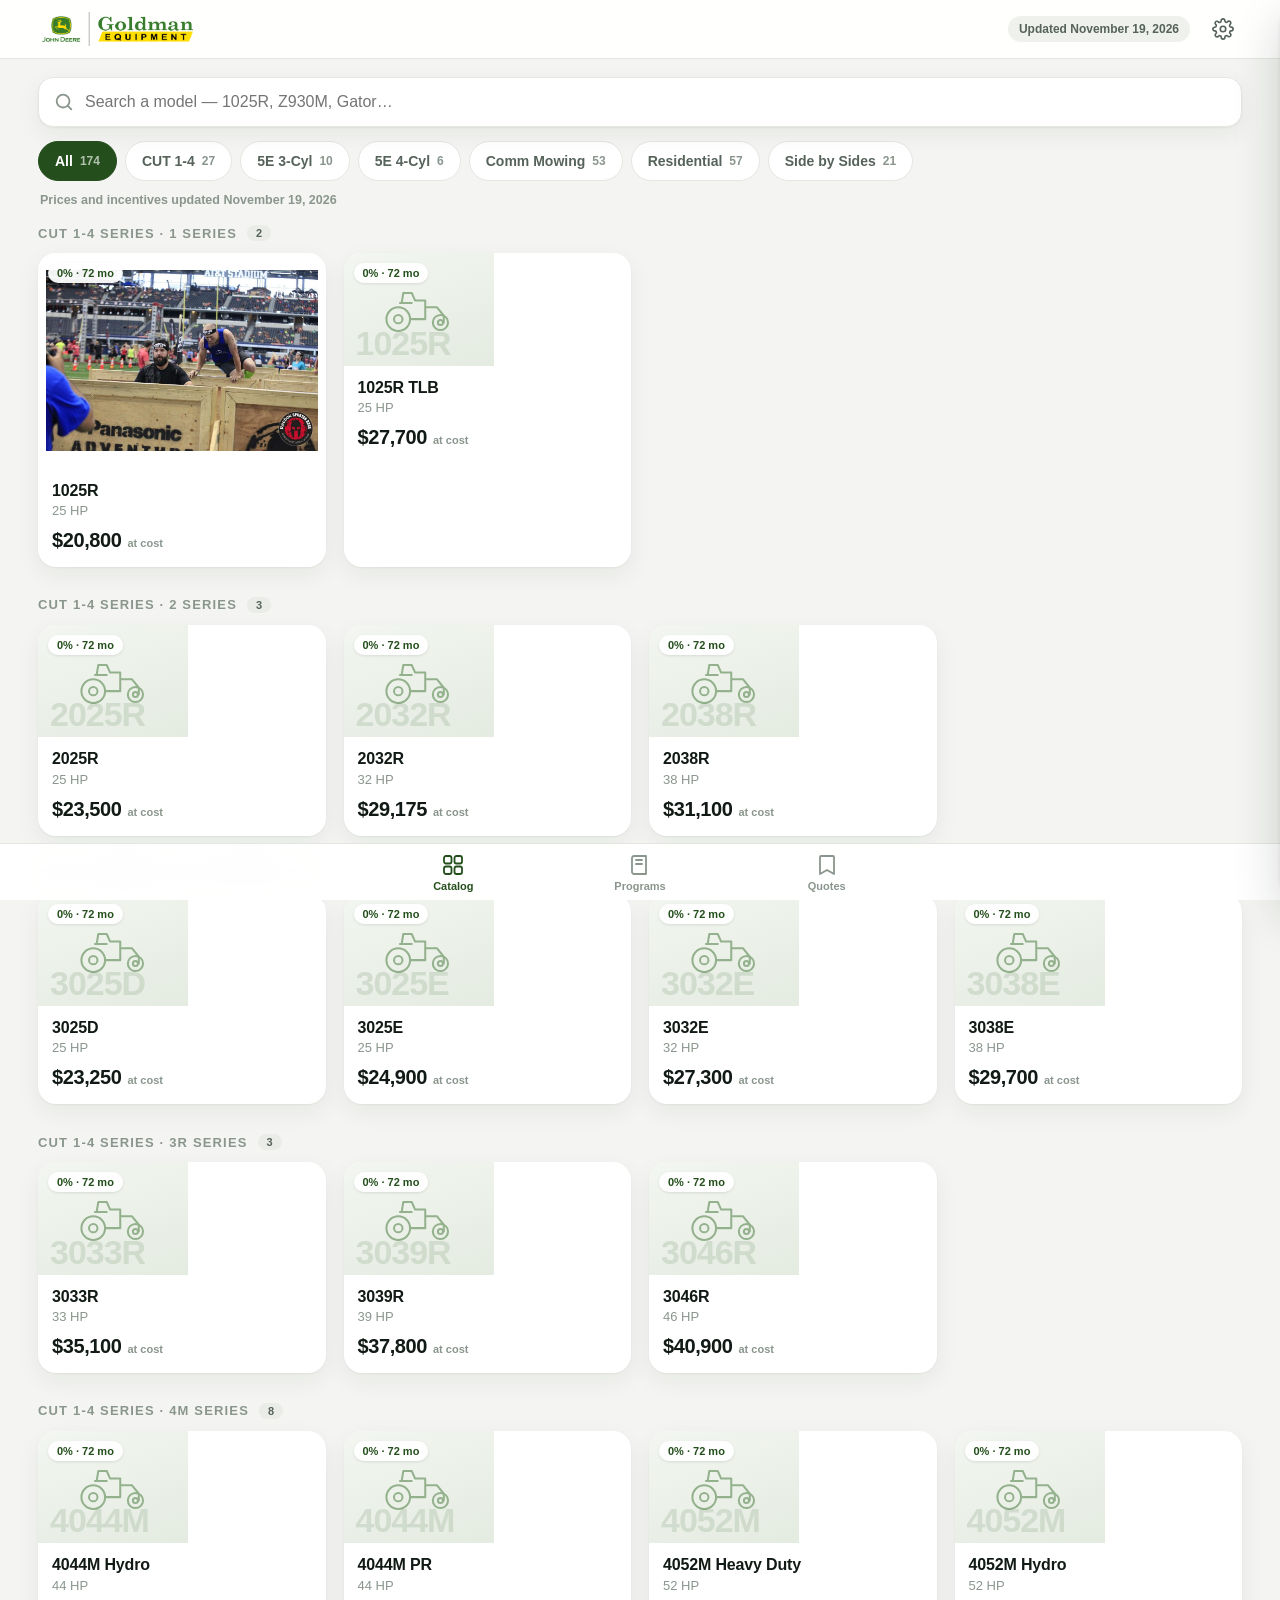
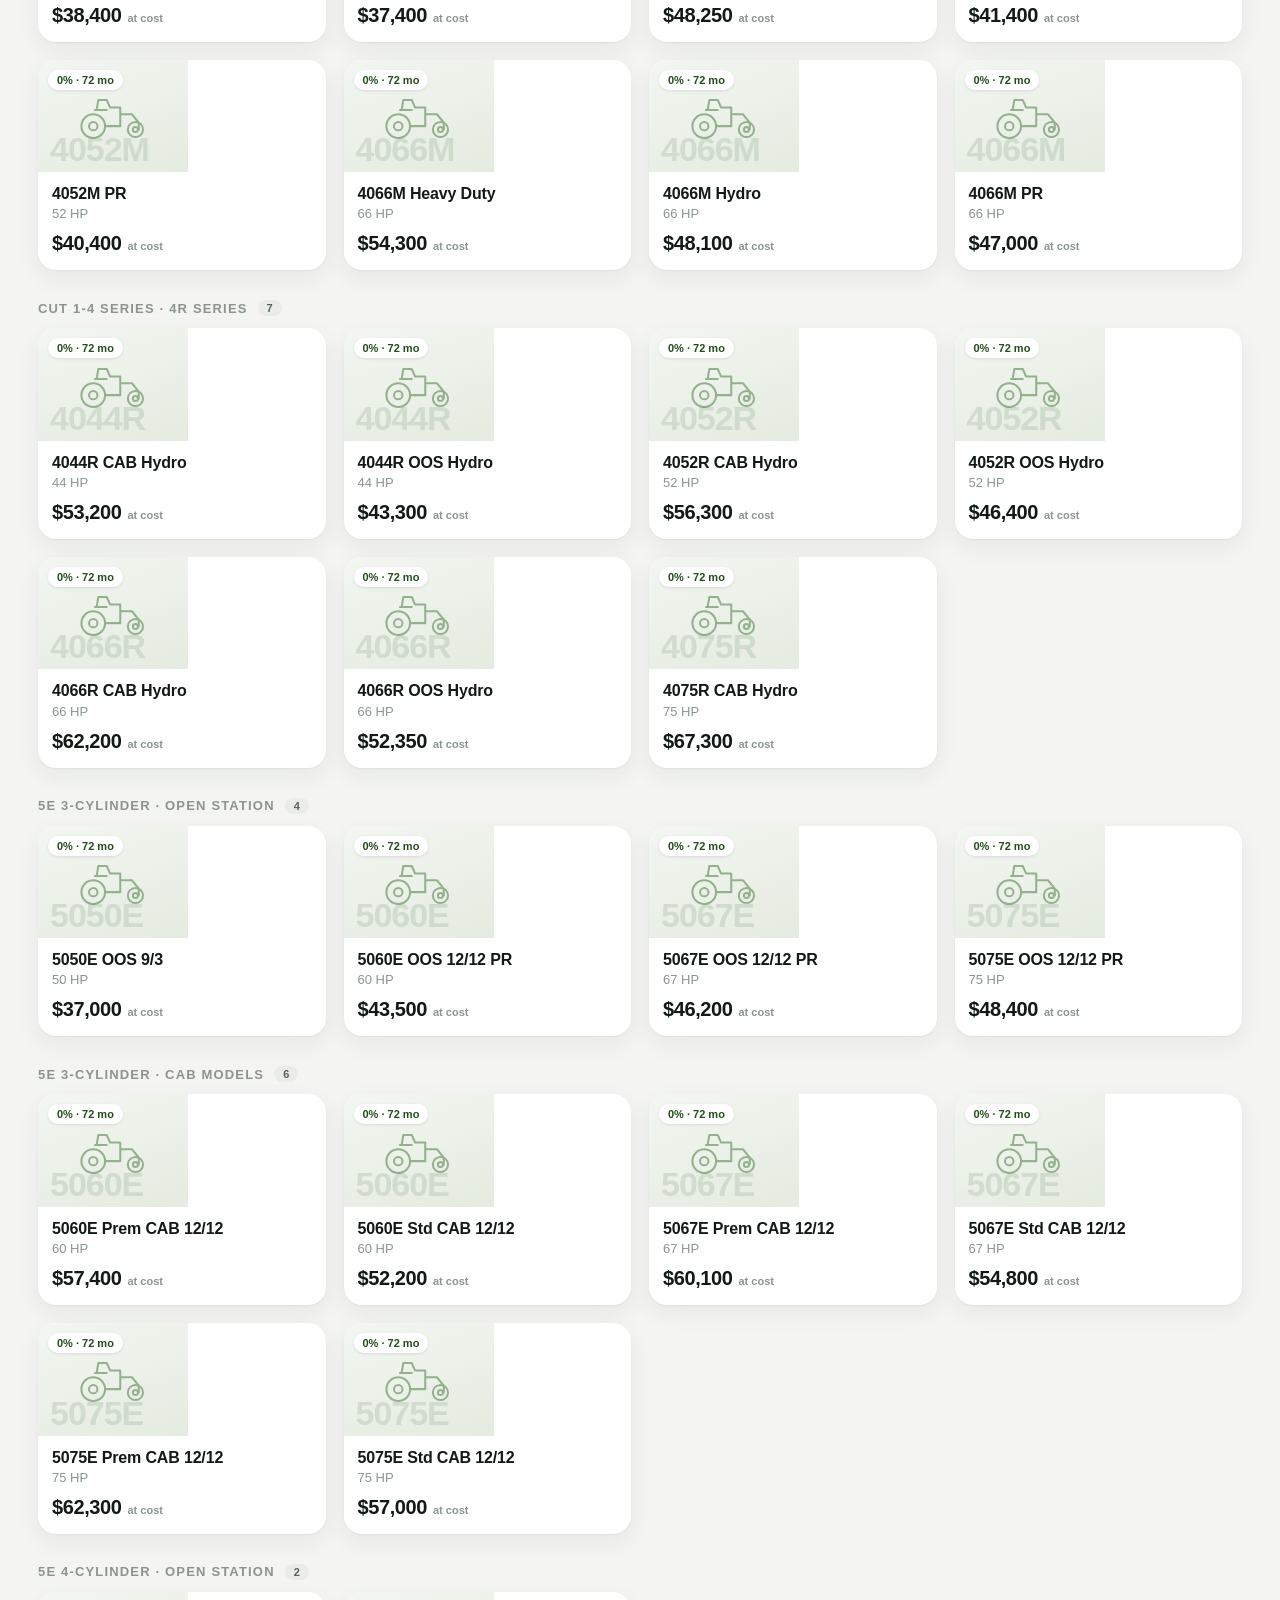
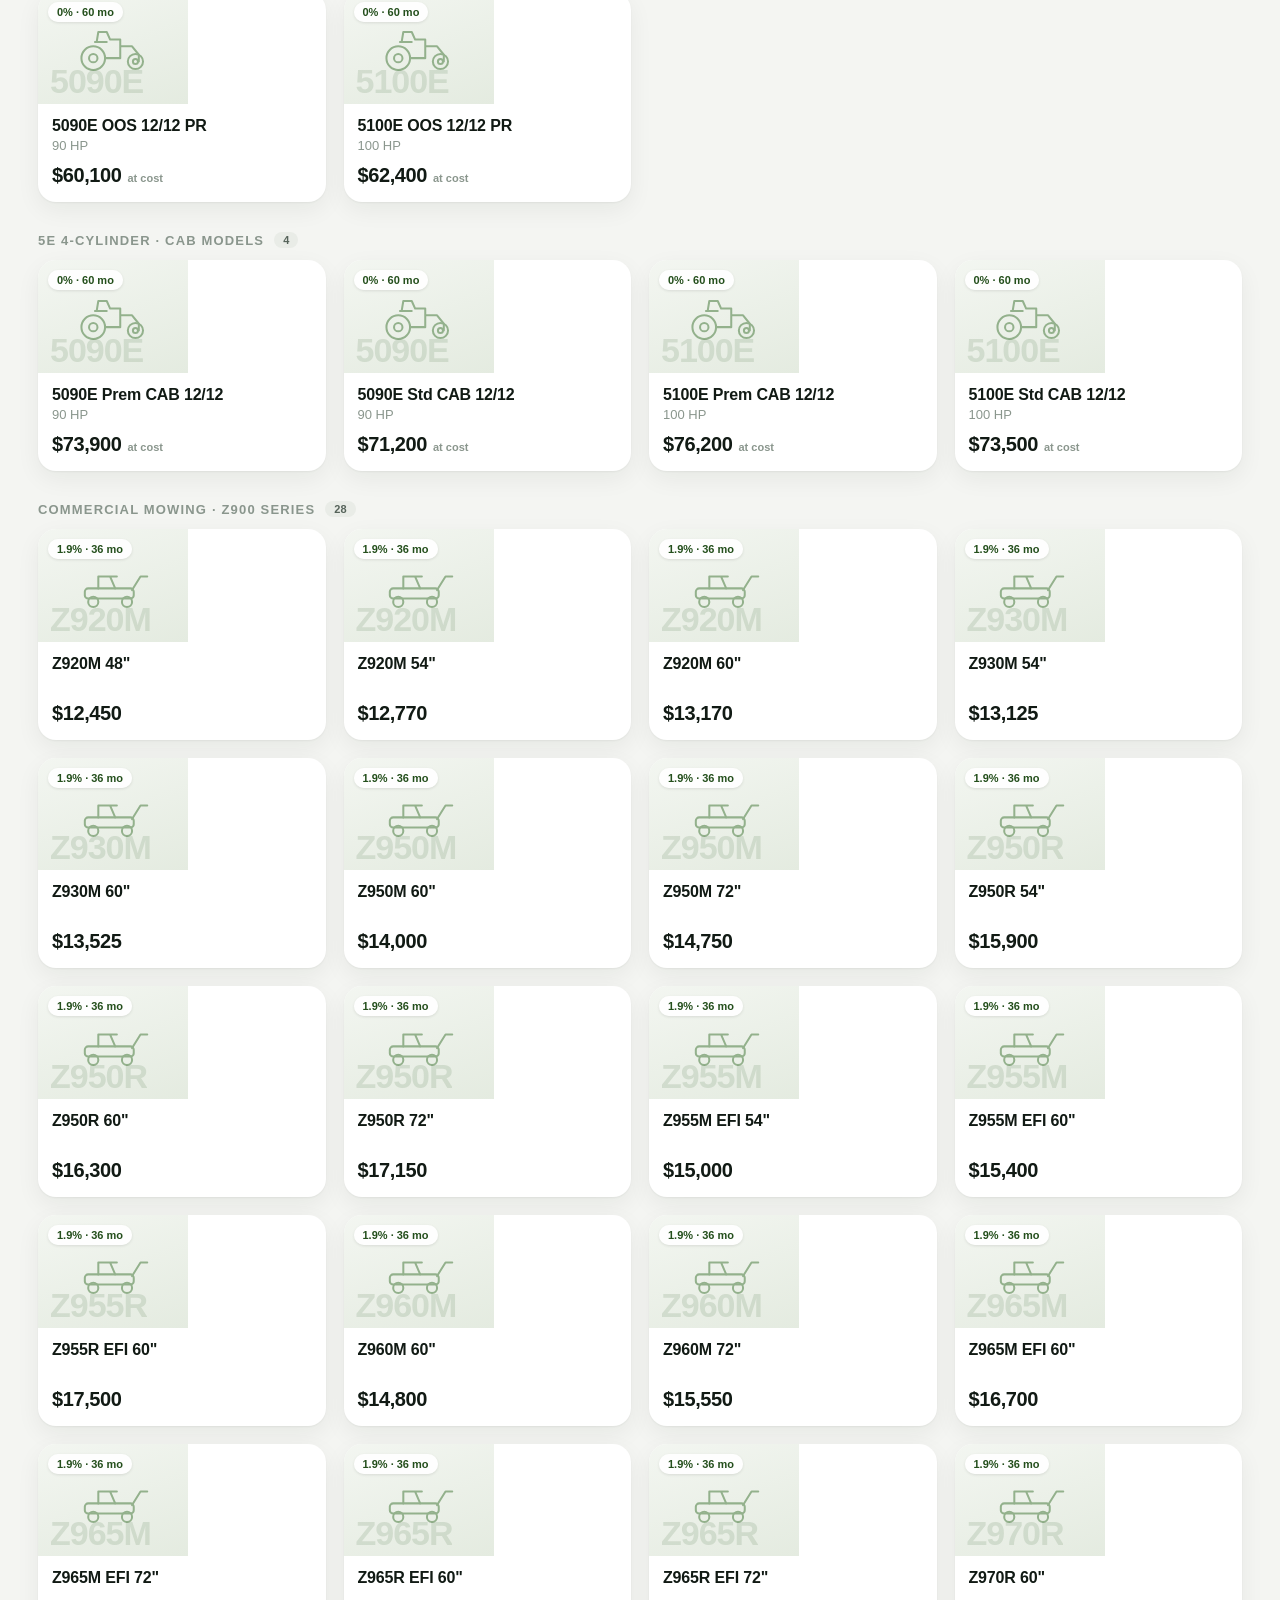
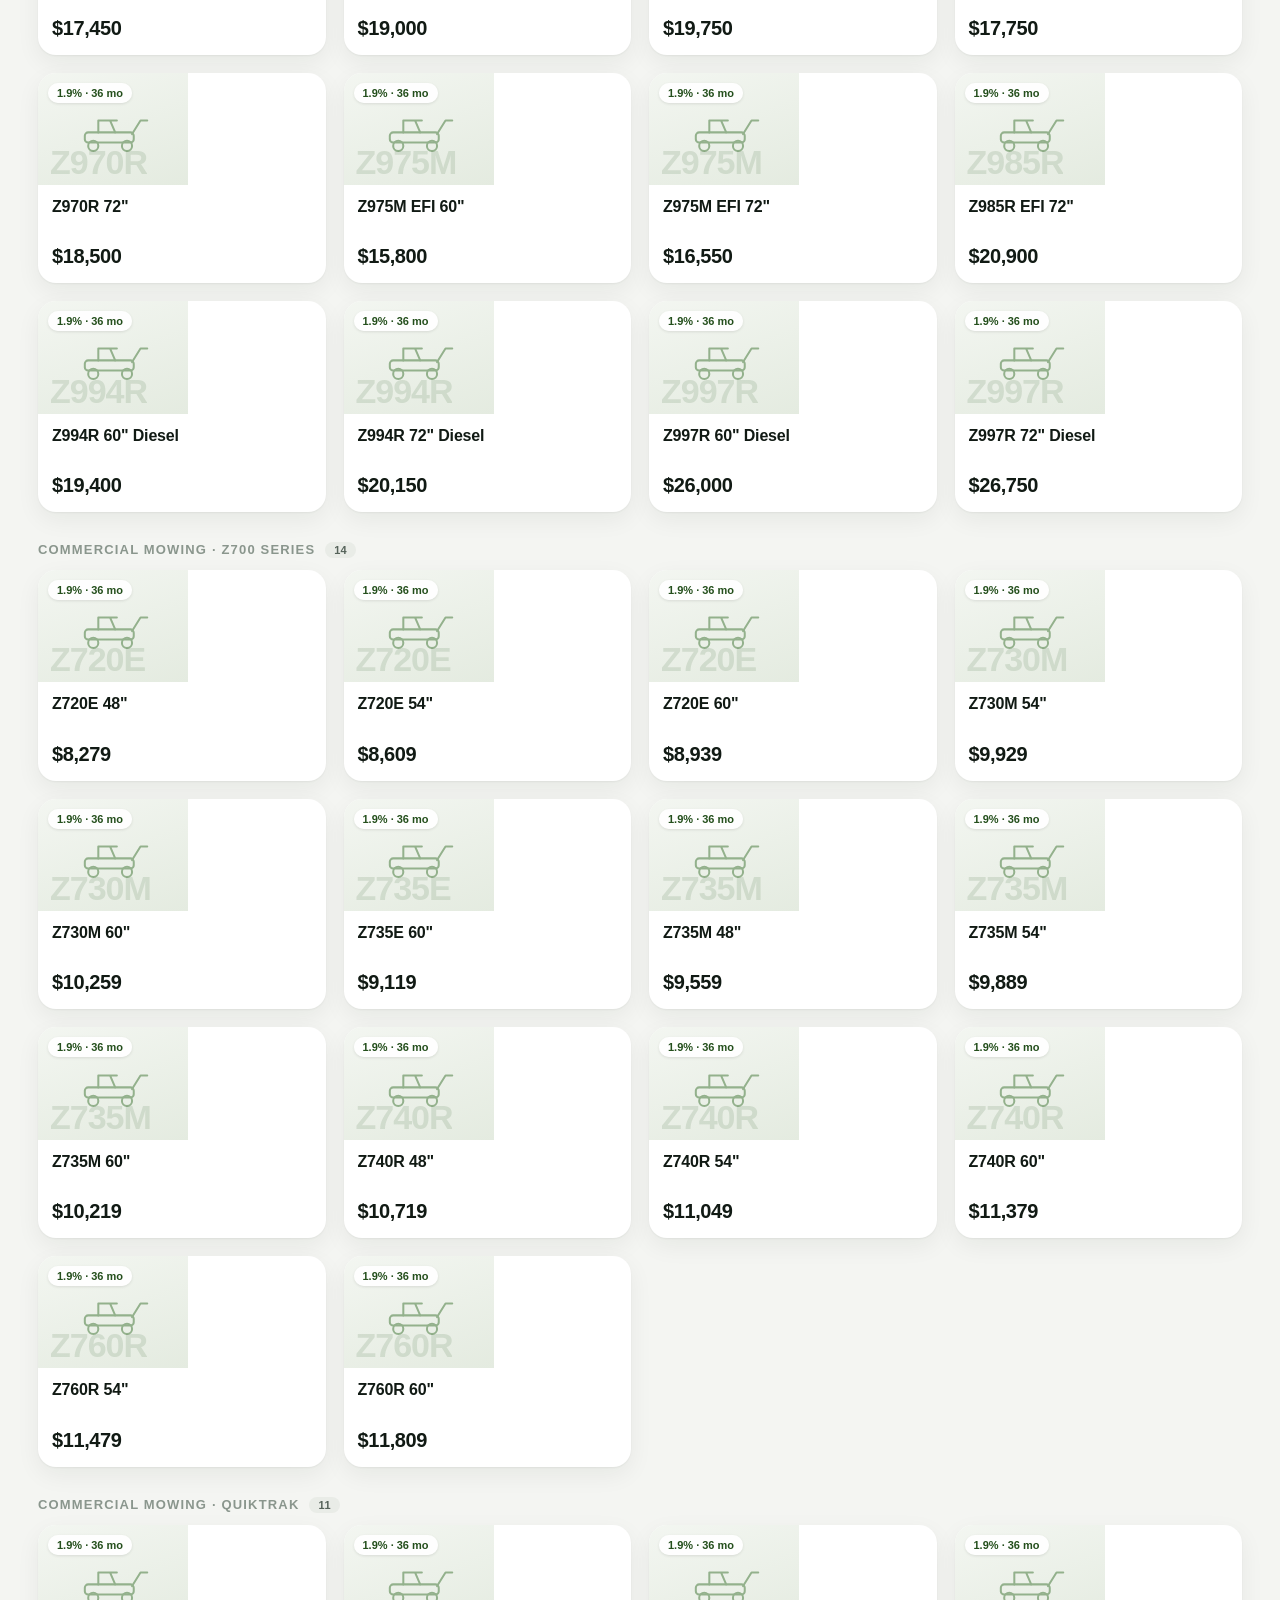
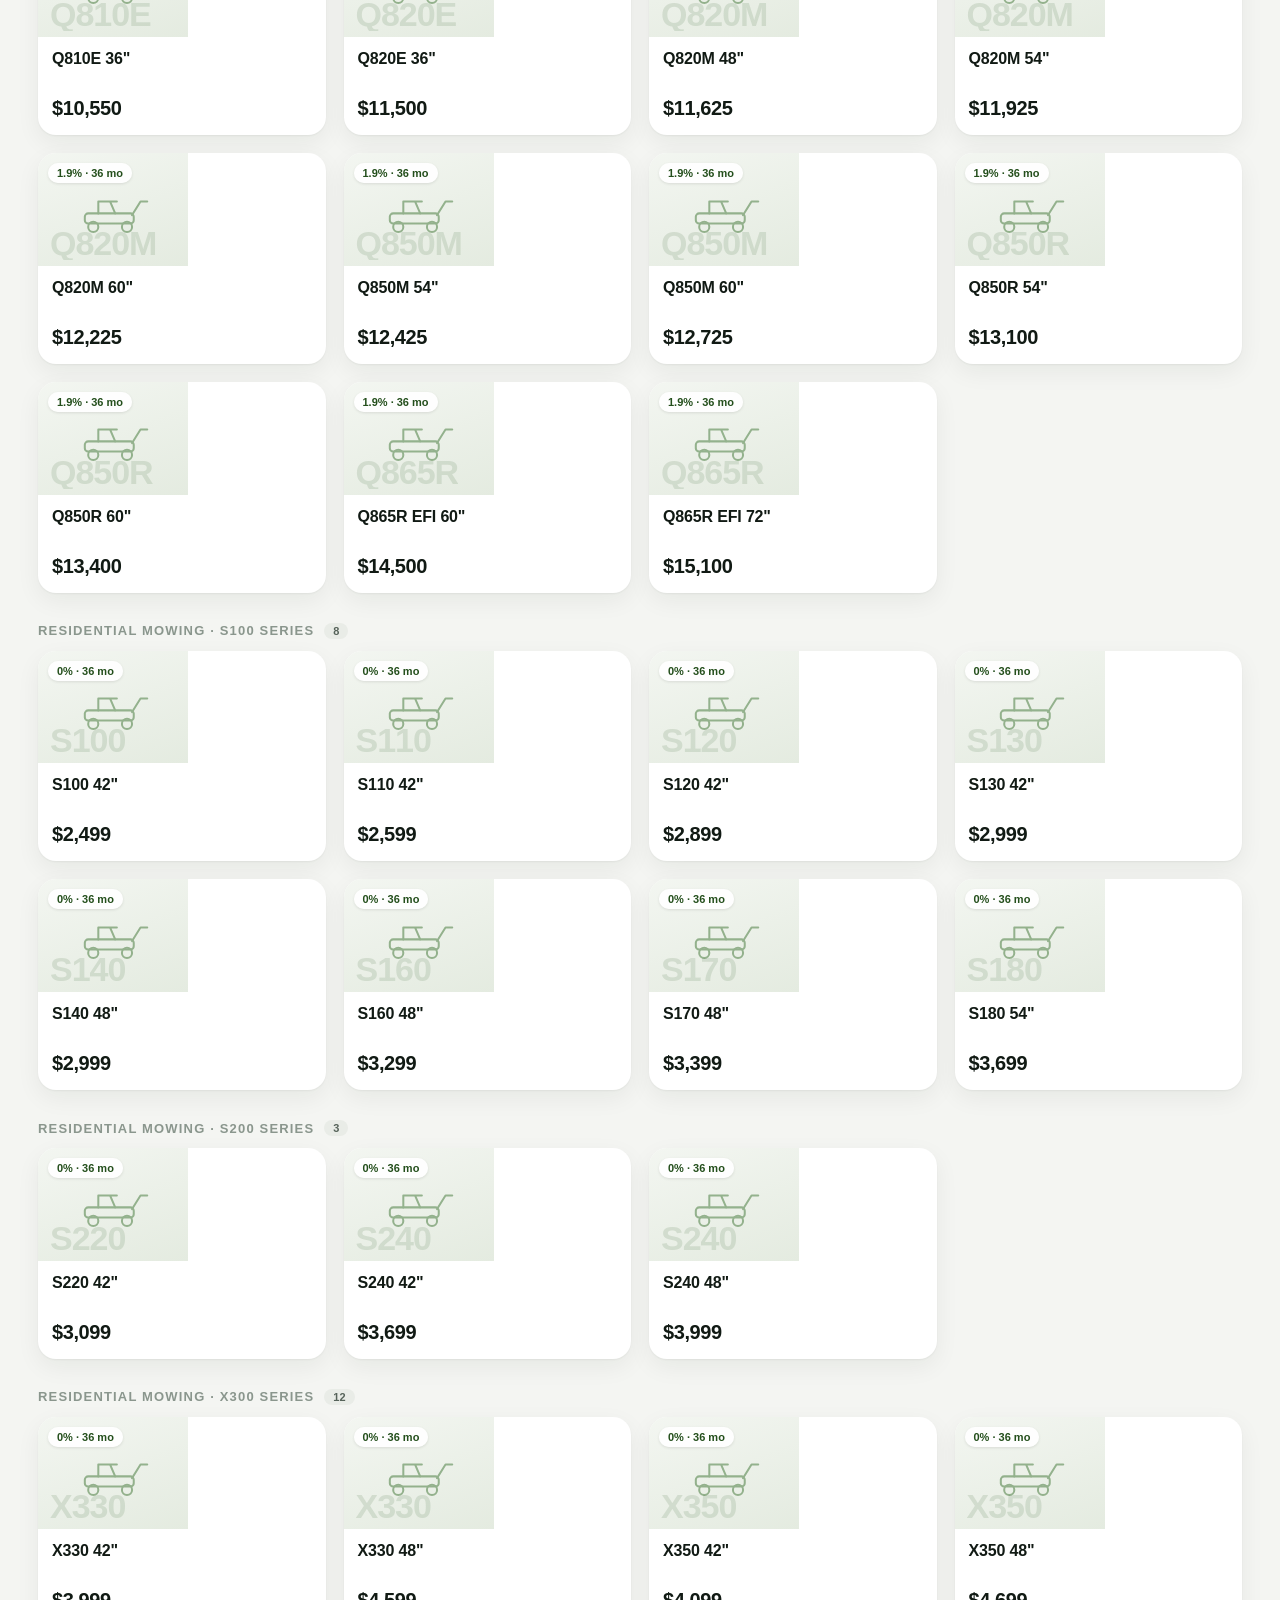
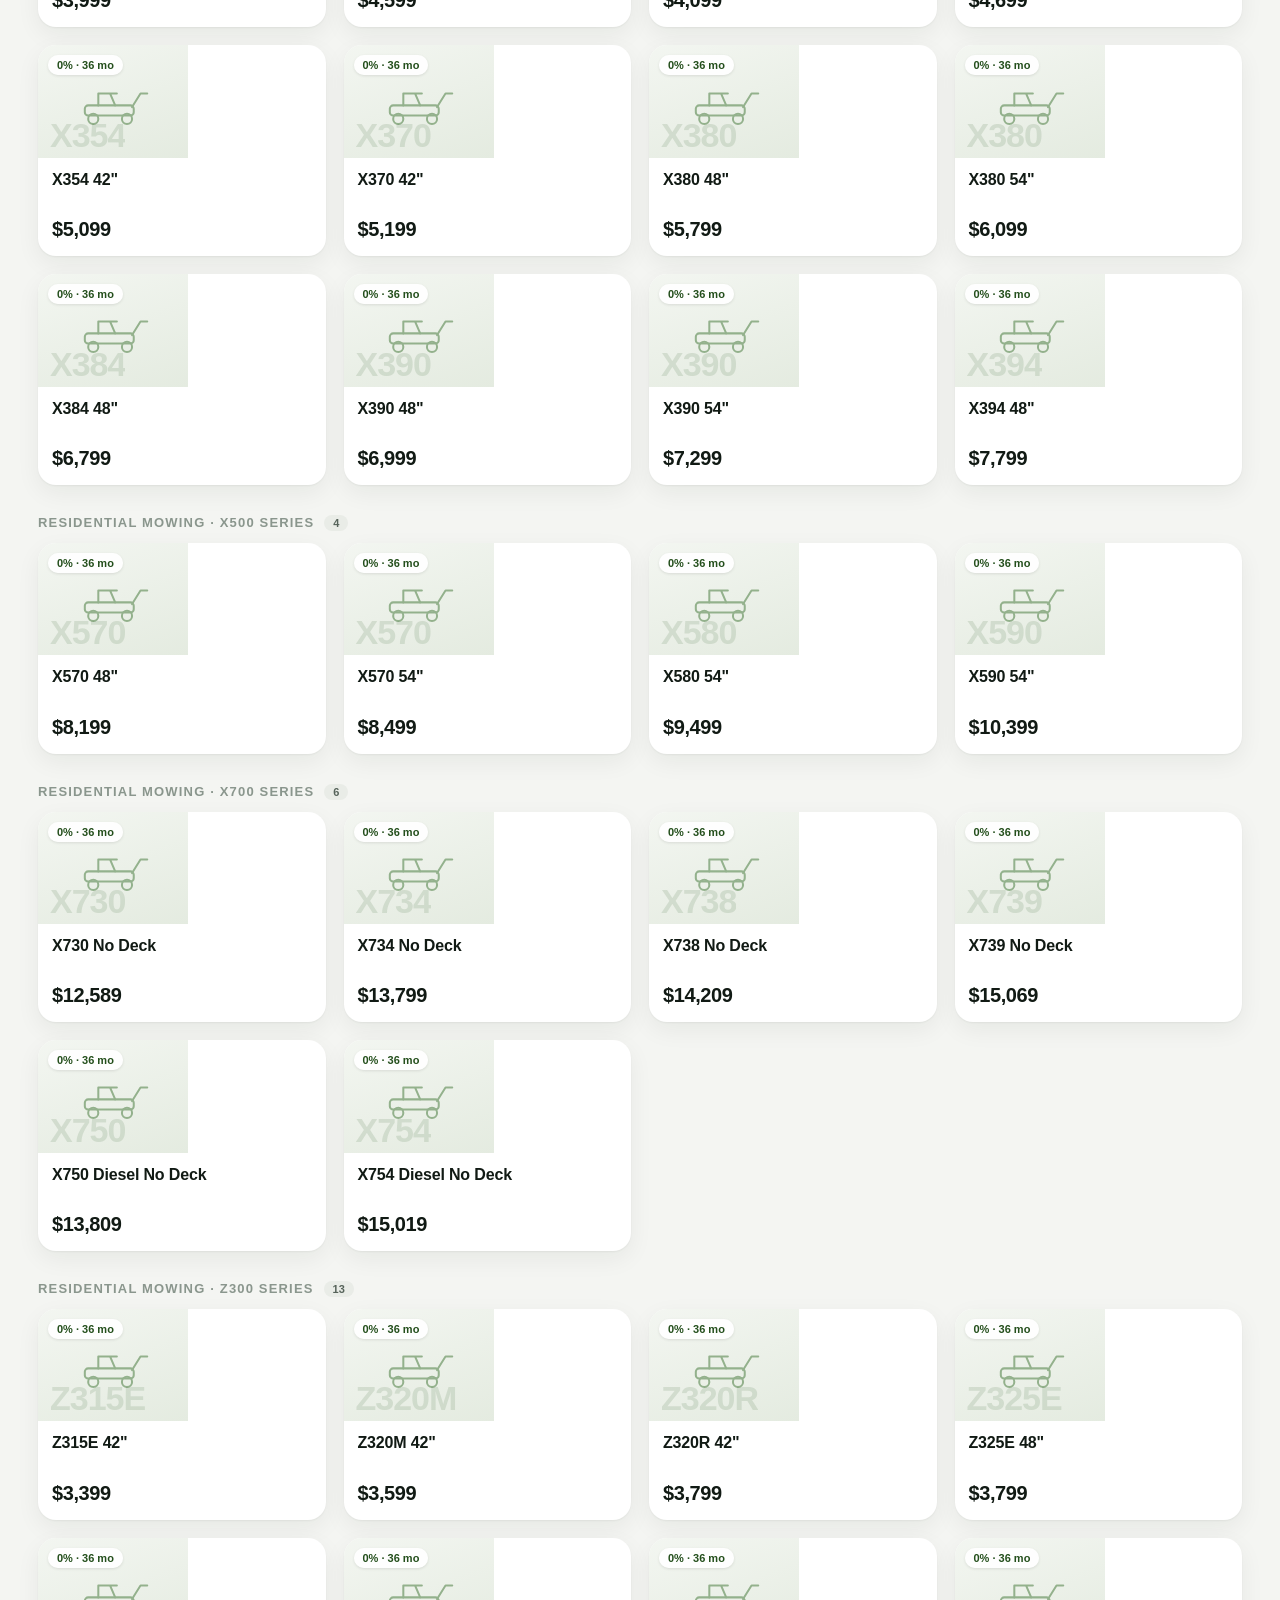
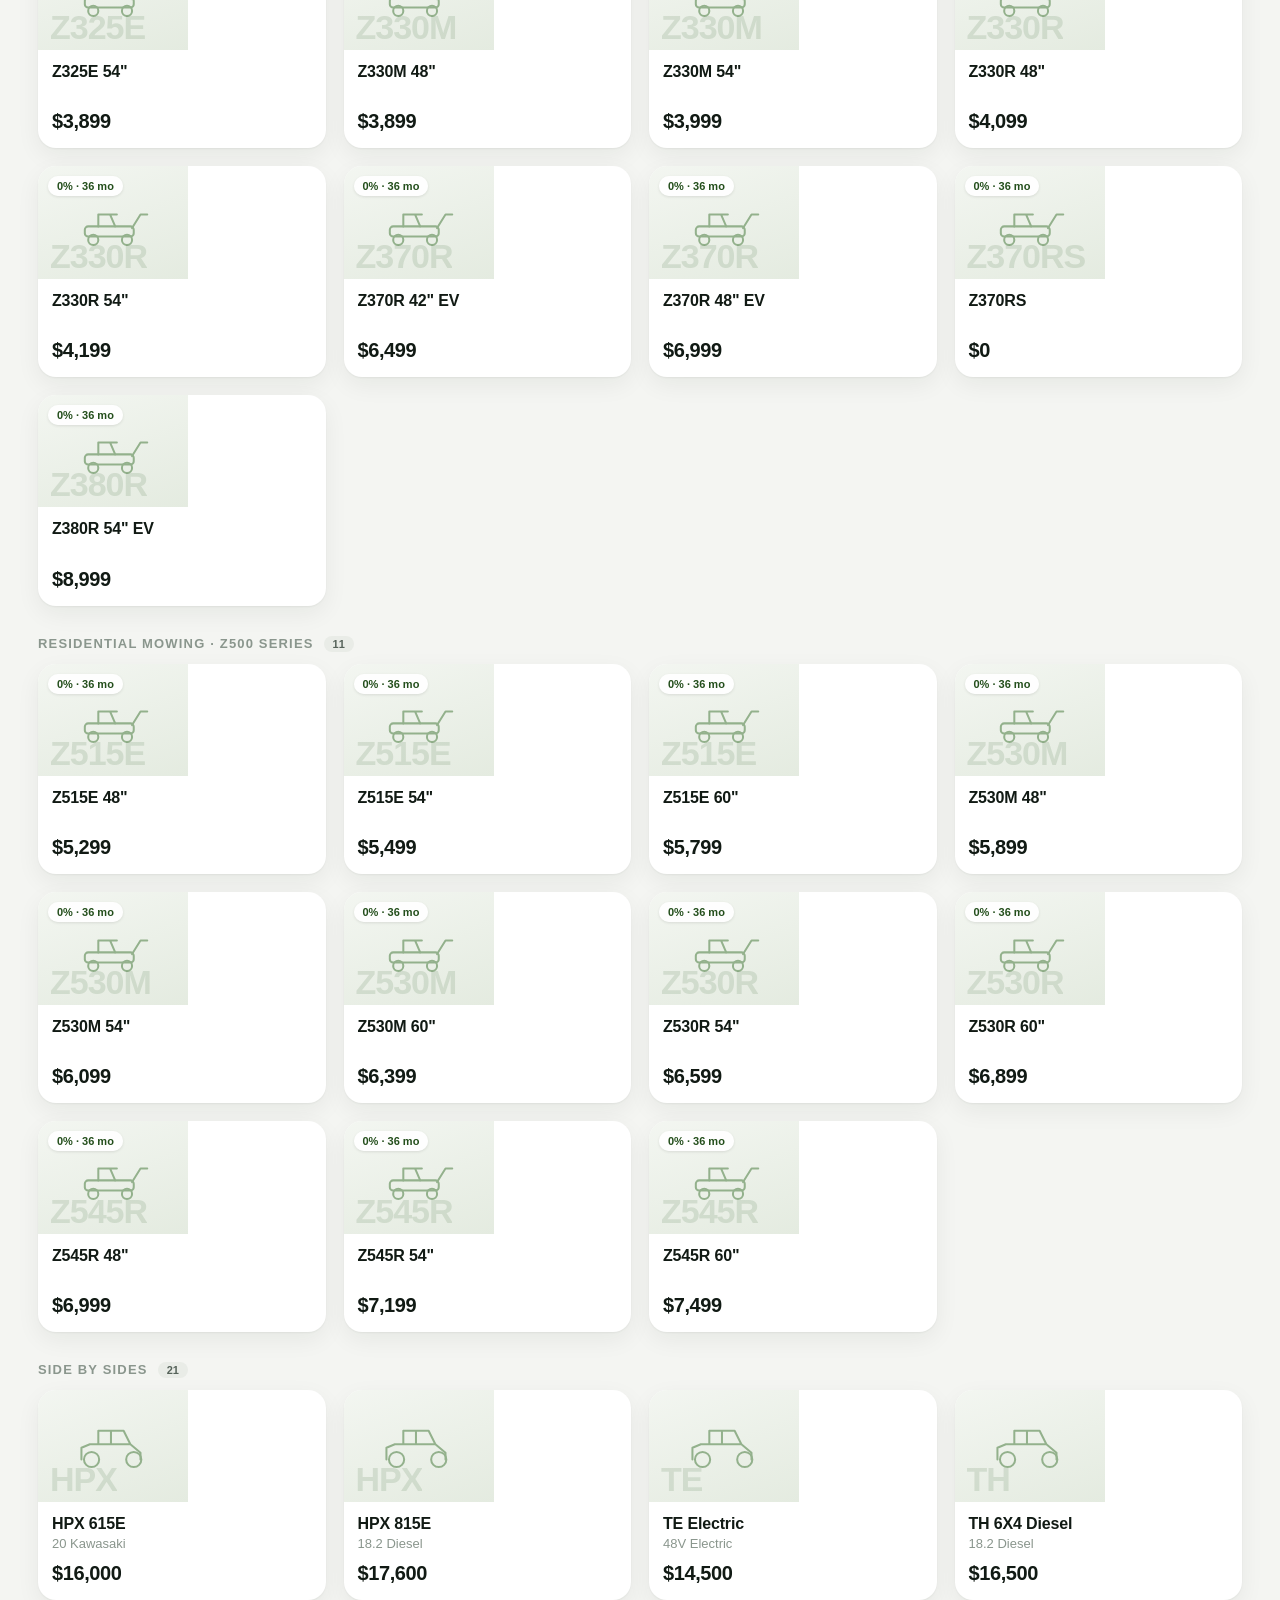
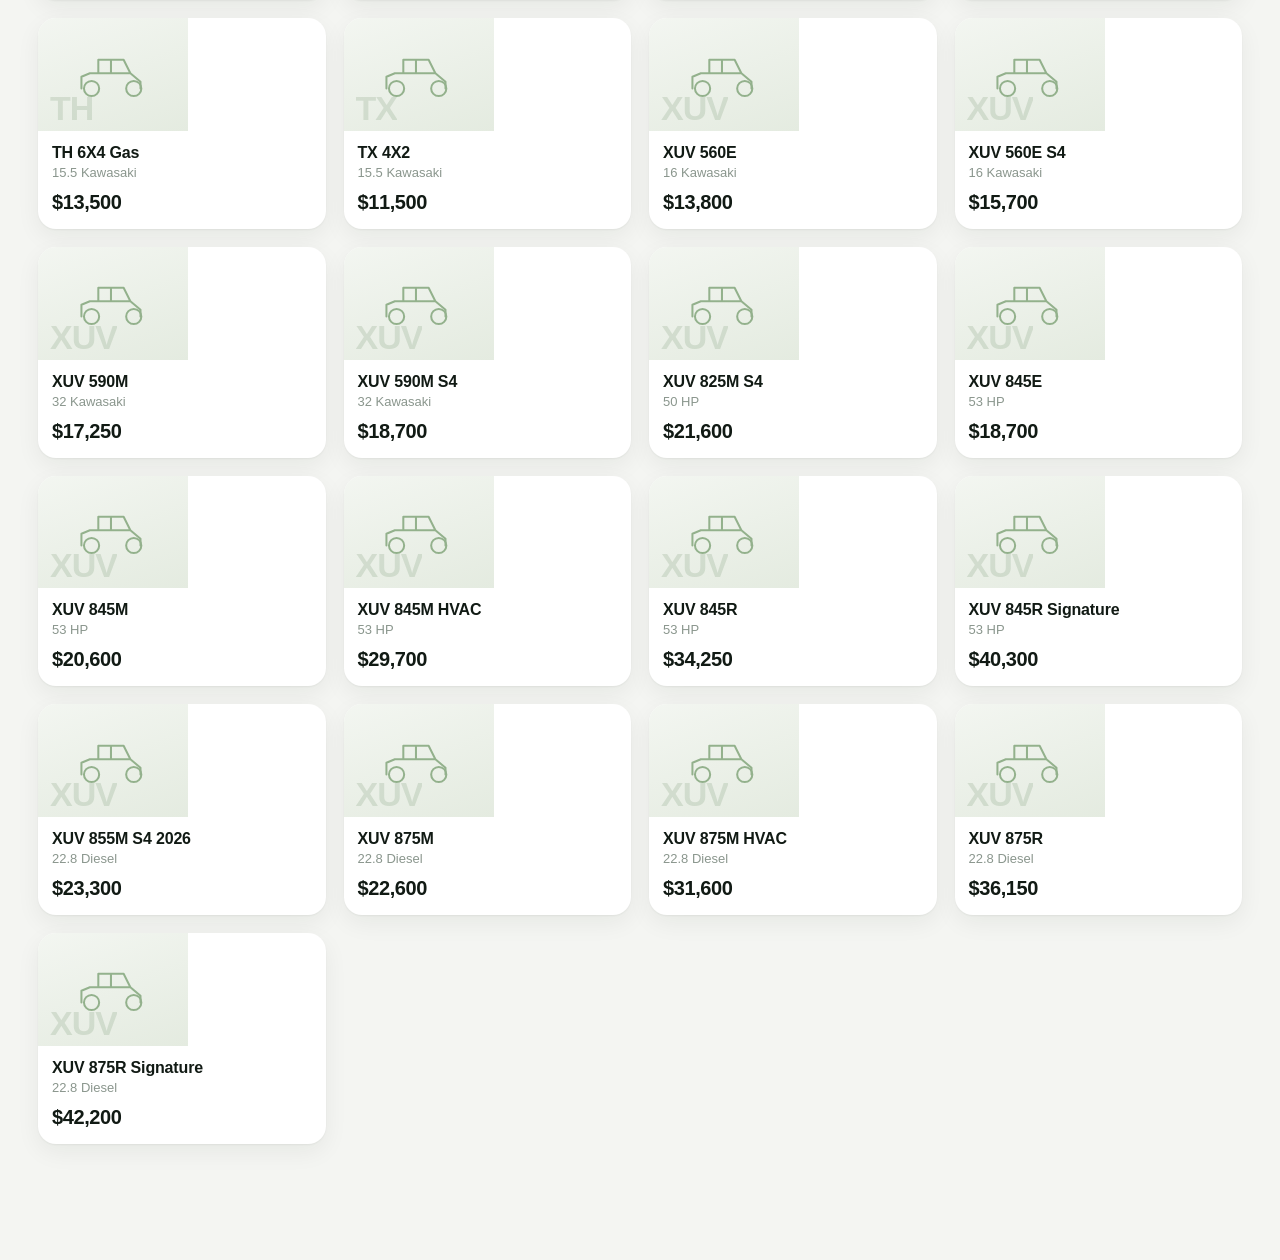
<file: index.html>
<!doctype html>
<html lang="en">
<head>
<meta charset="utf-8">
<meta name="viewport" content="width=device-width,initial-scale=1">
<title>Goldman Equipment</title>
<meta http-equiv="refresh" content="0; url=app/">
<link rel="canonical" href="app/">
<style>body{font:18px -apple-system,system-ui,sans-serif;display:grid;place-items:center;min-height:100vh;margin:0;color:#244f1c;background:#f3f5f1}a{color:#244f1c;font-weight:700}</style>
</head>
<body>
<p>Opening the app… <a href="app/">Tap here if it doesn’t open</a></p>
<script>location.replace('app/'+location.search+location.hash);</script>
</body>
</html>
</file>
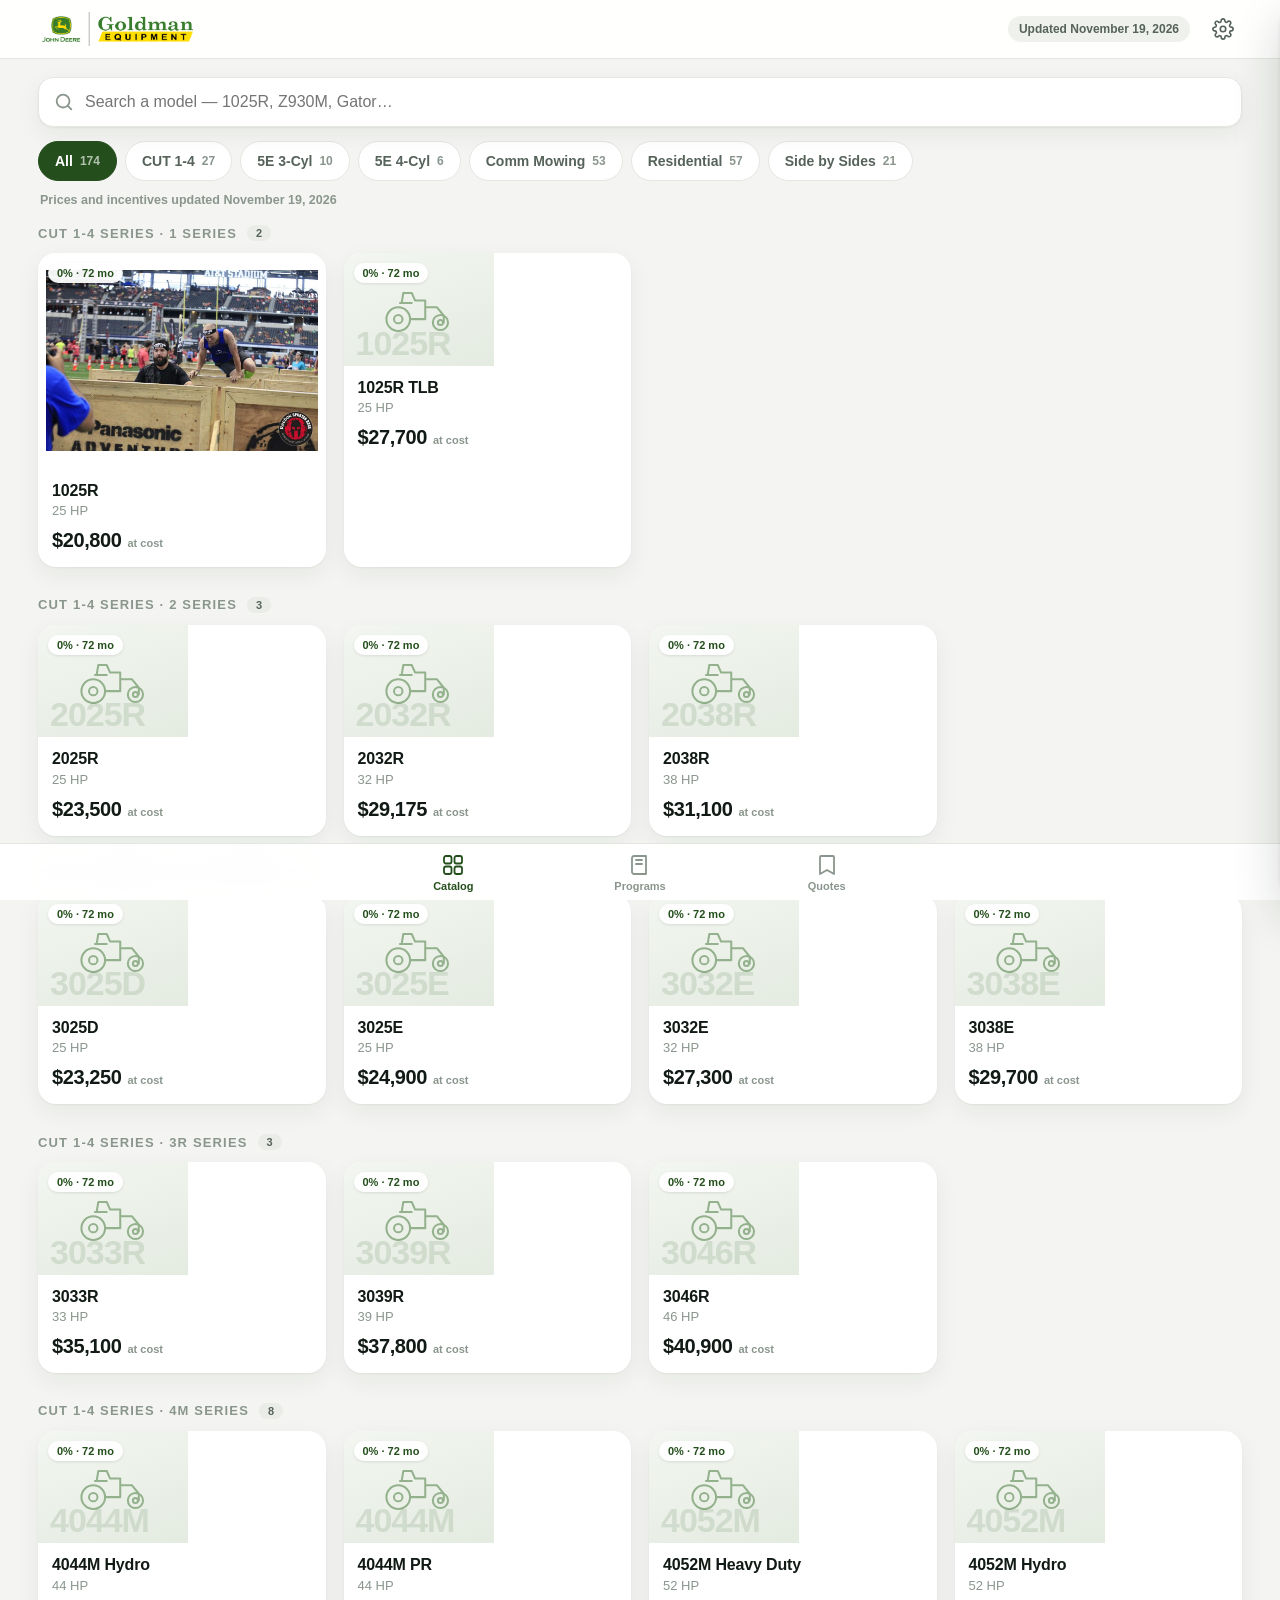
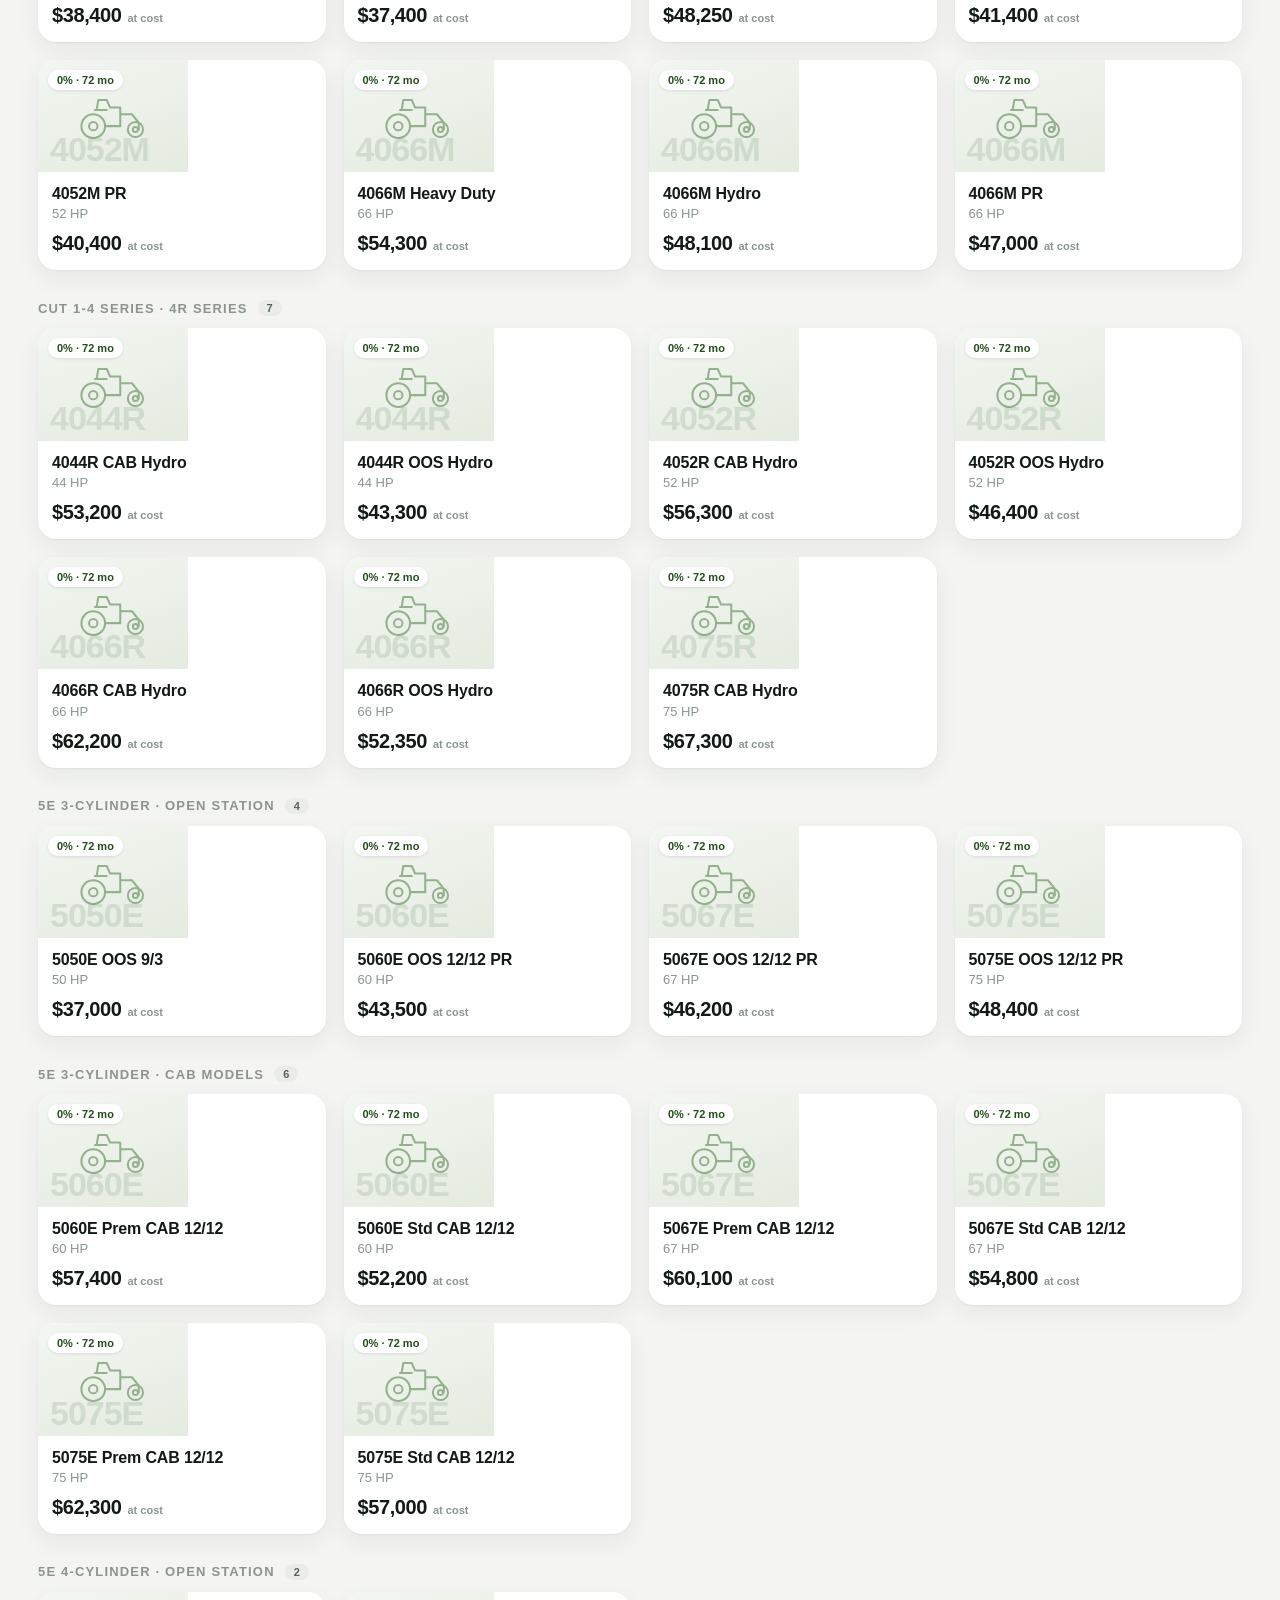
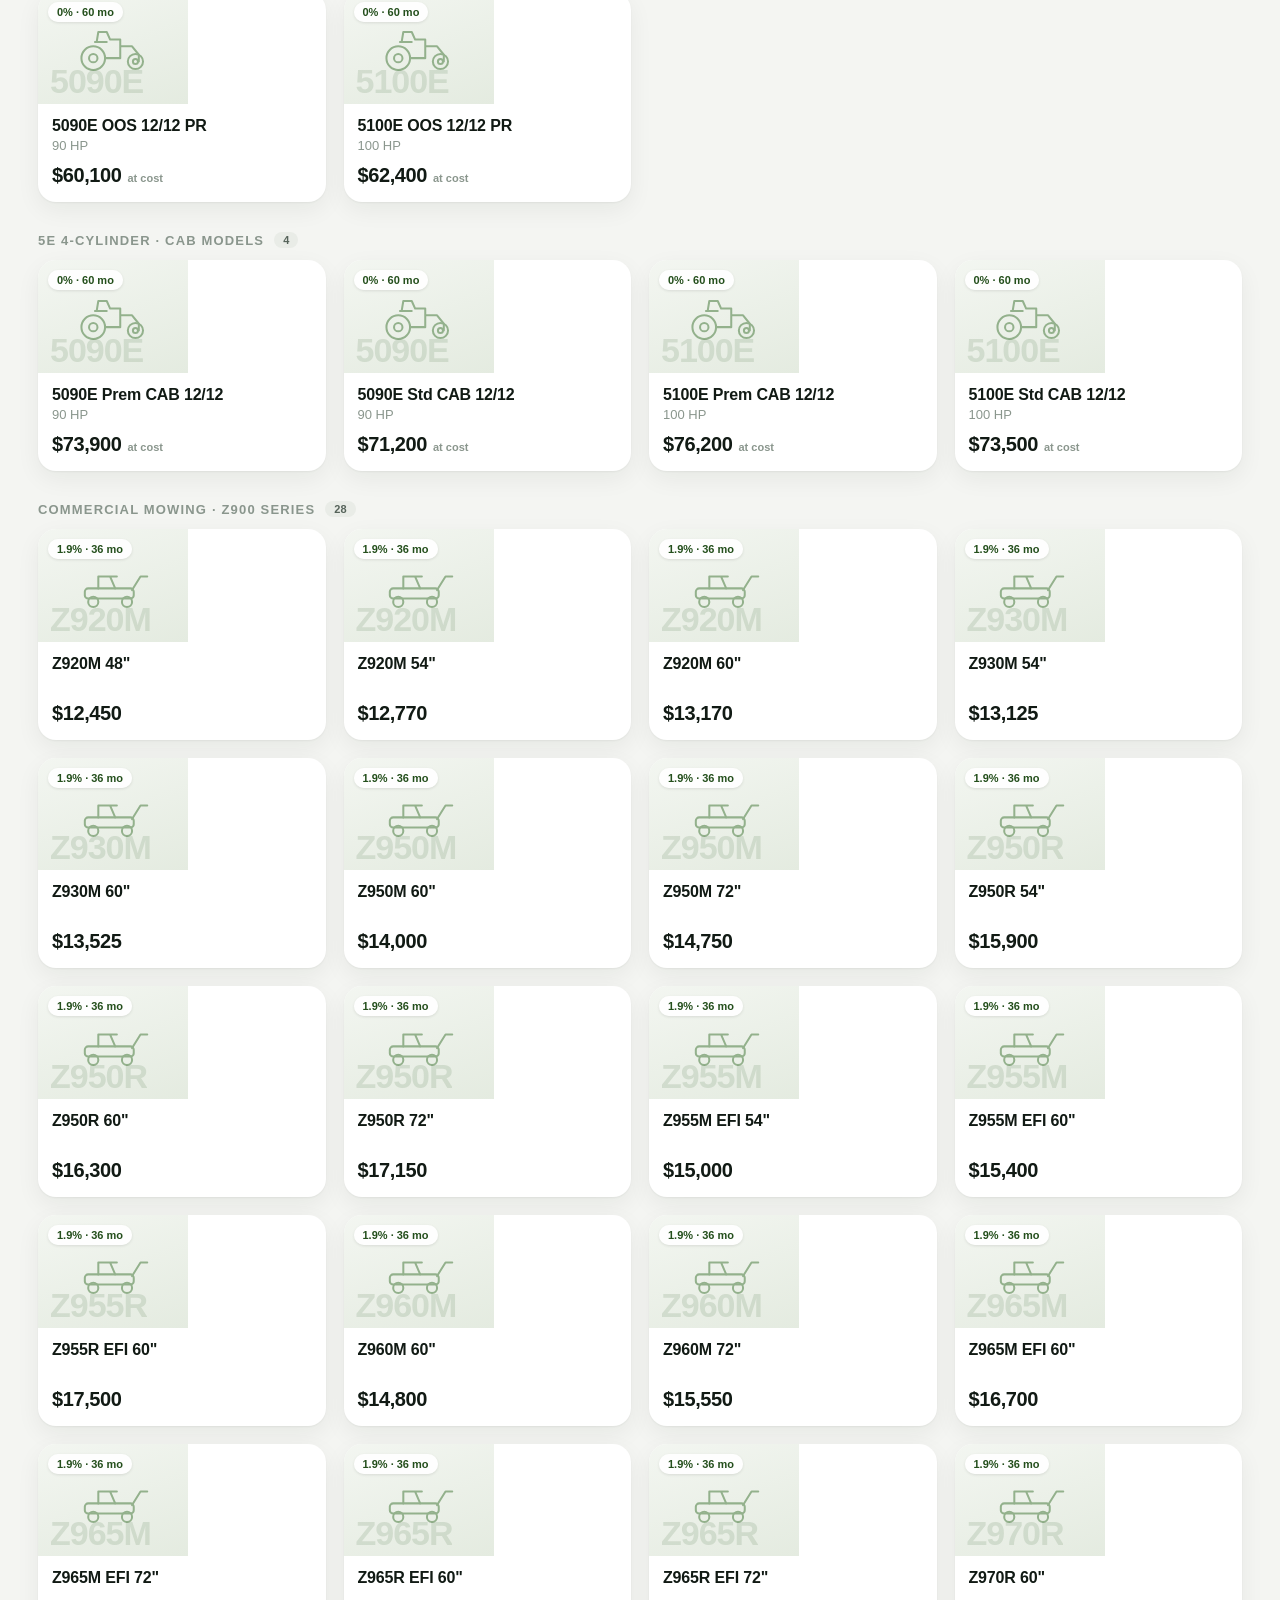
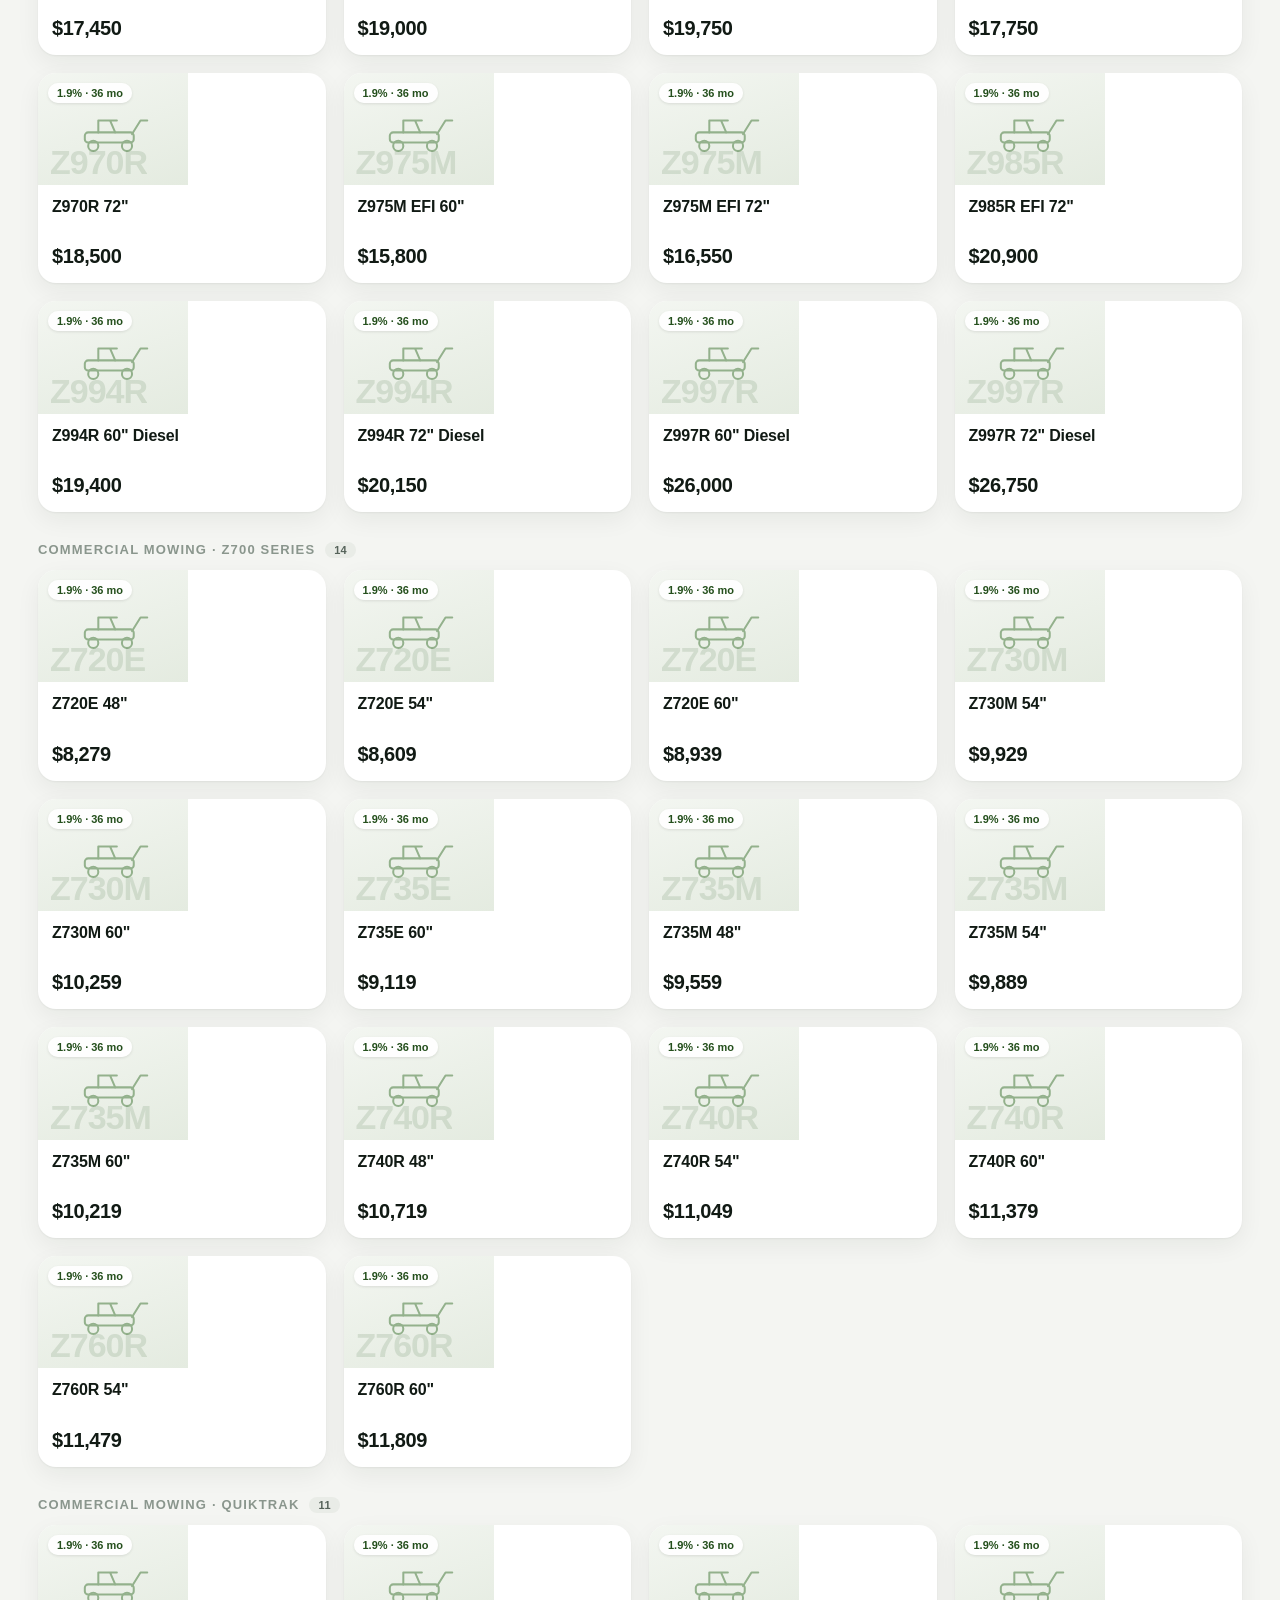
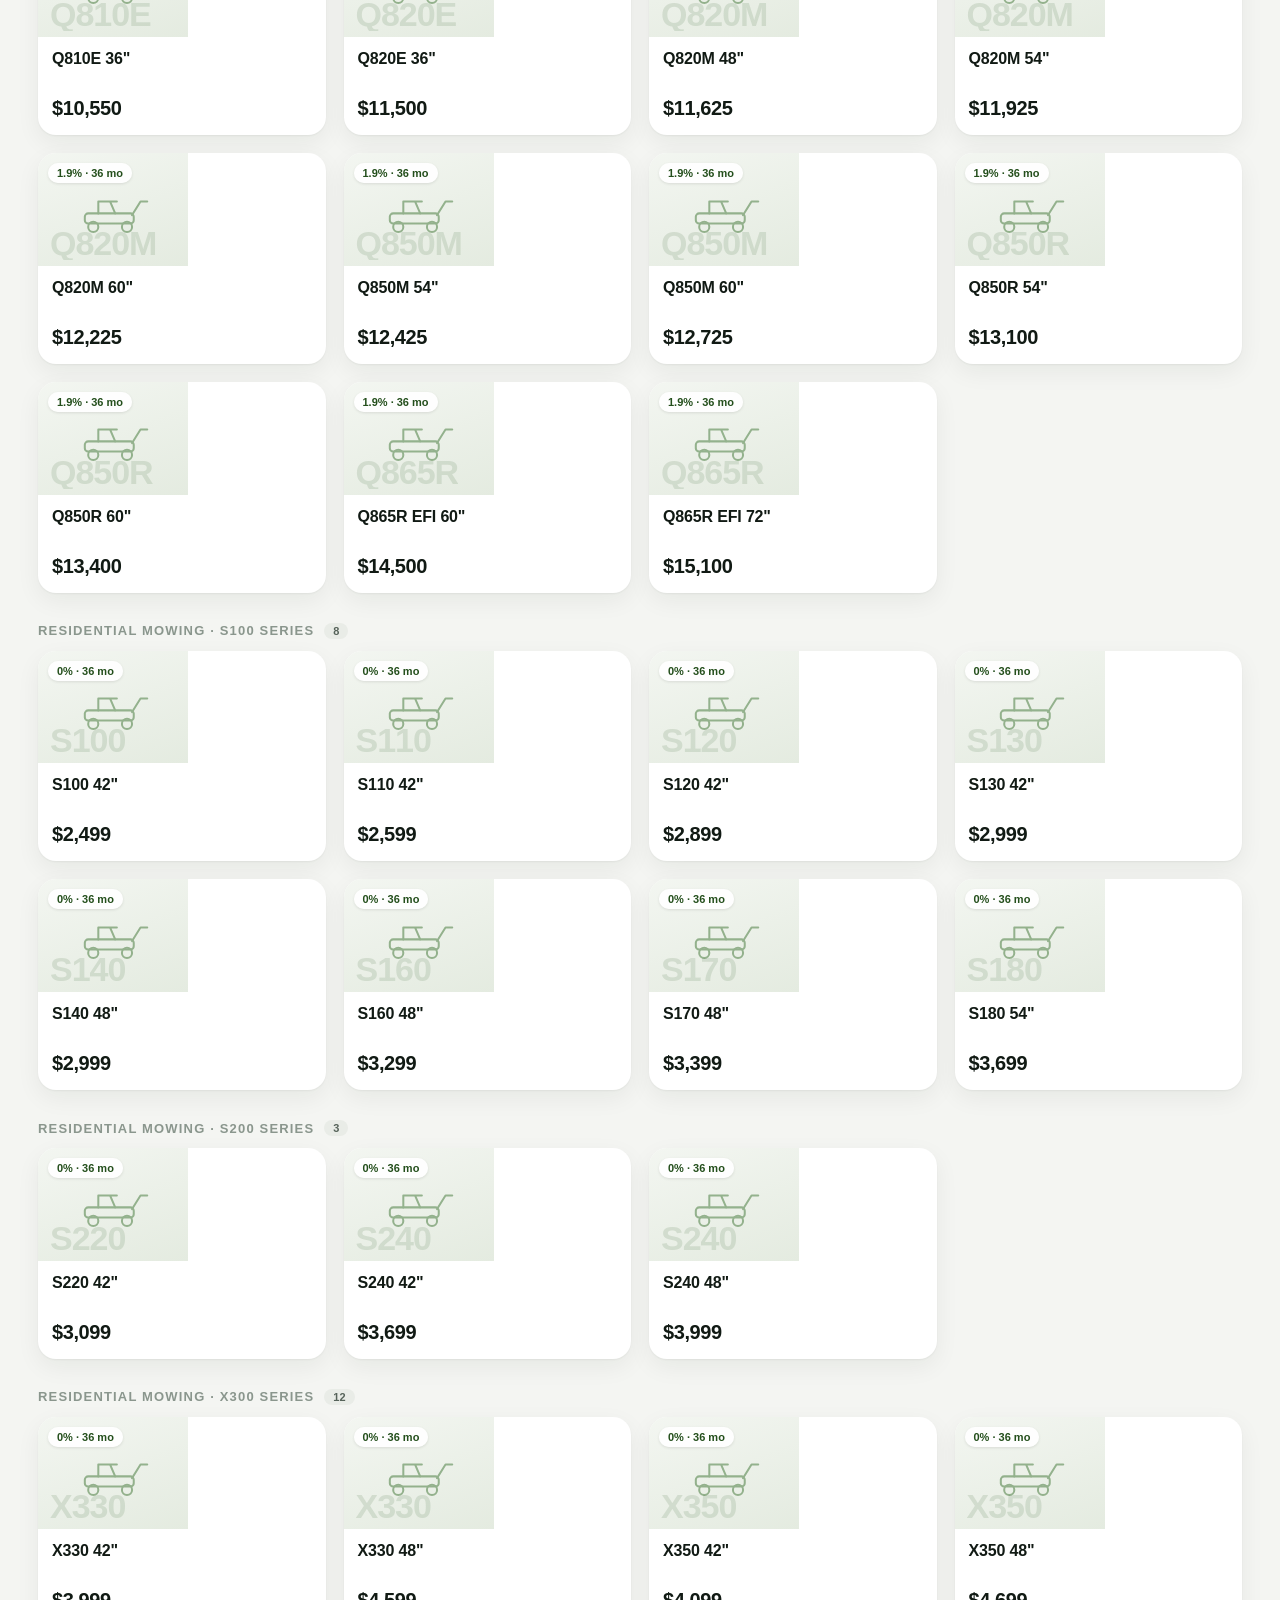
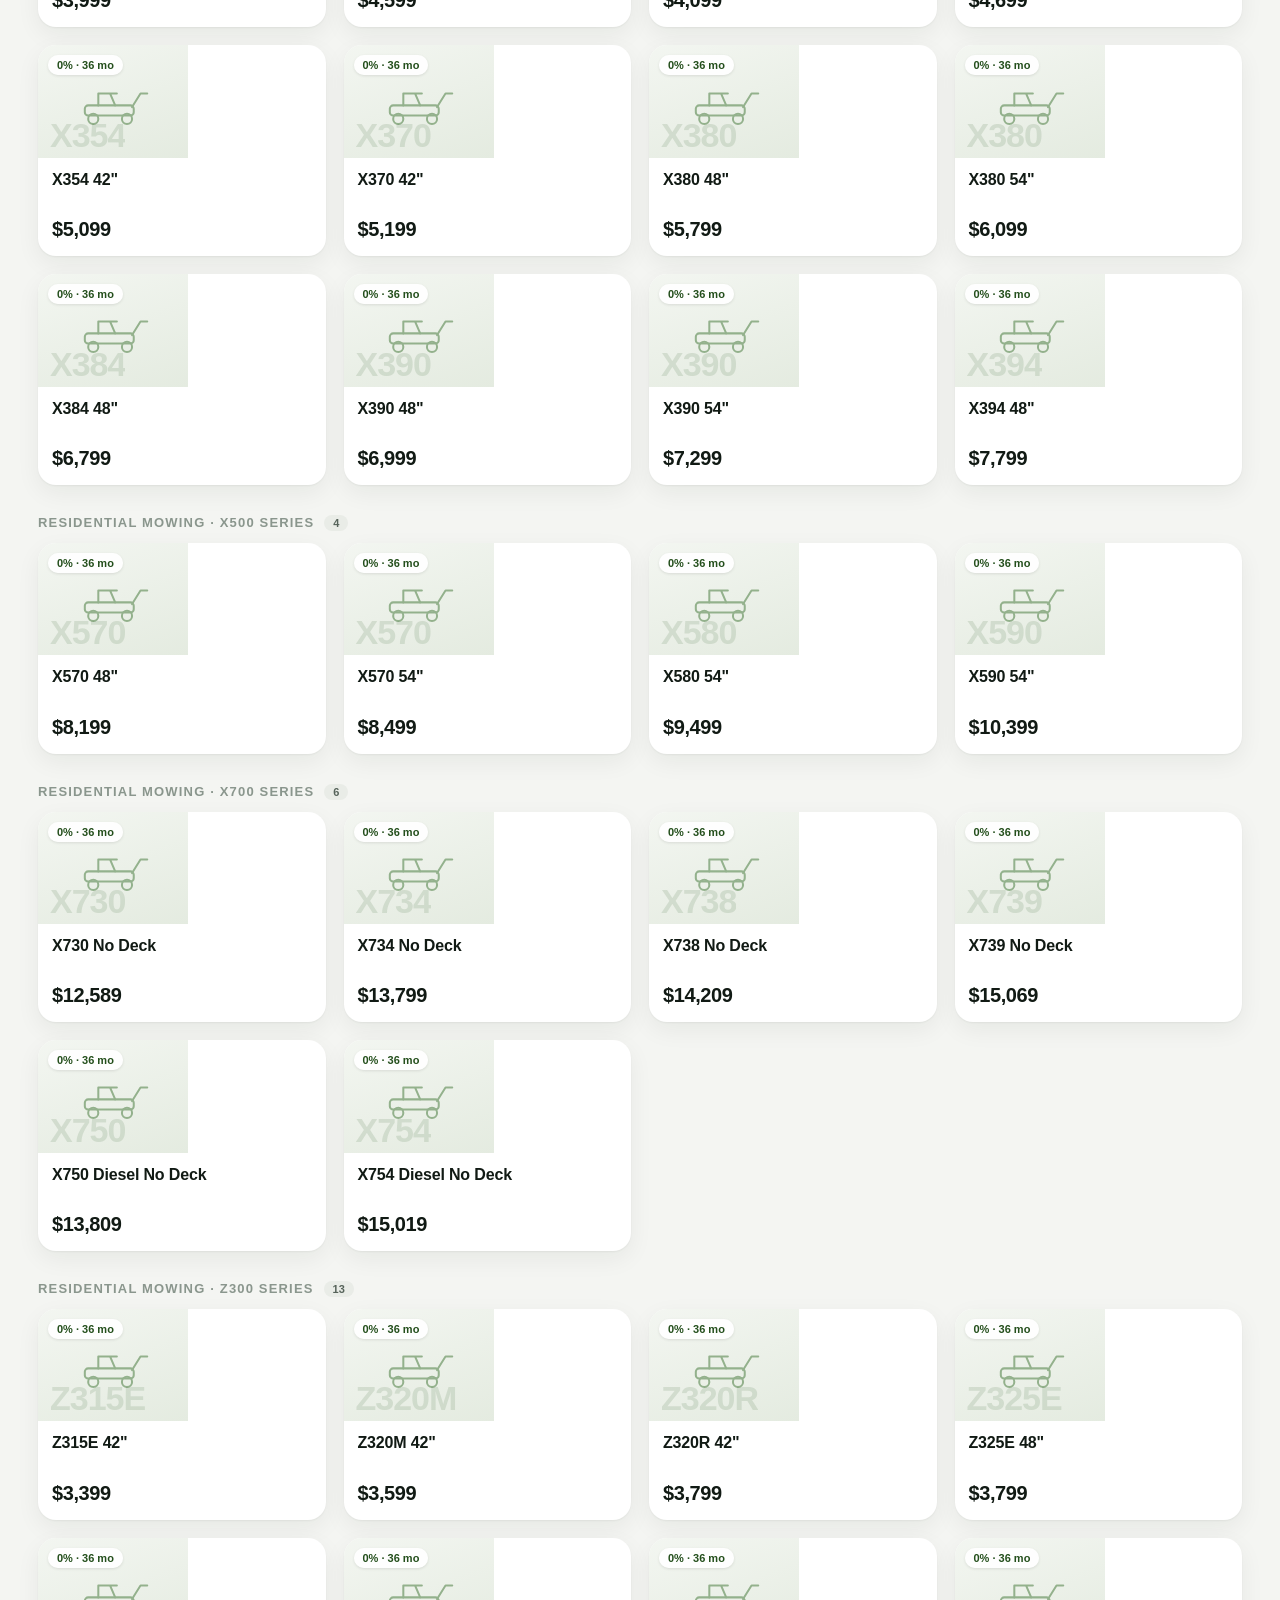
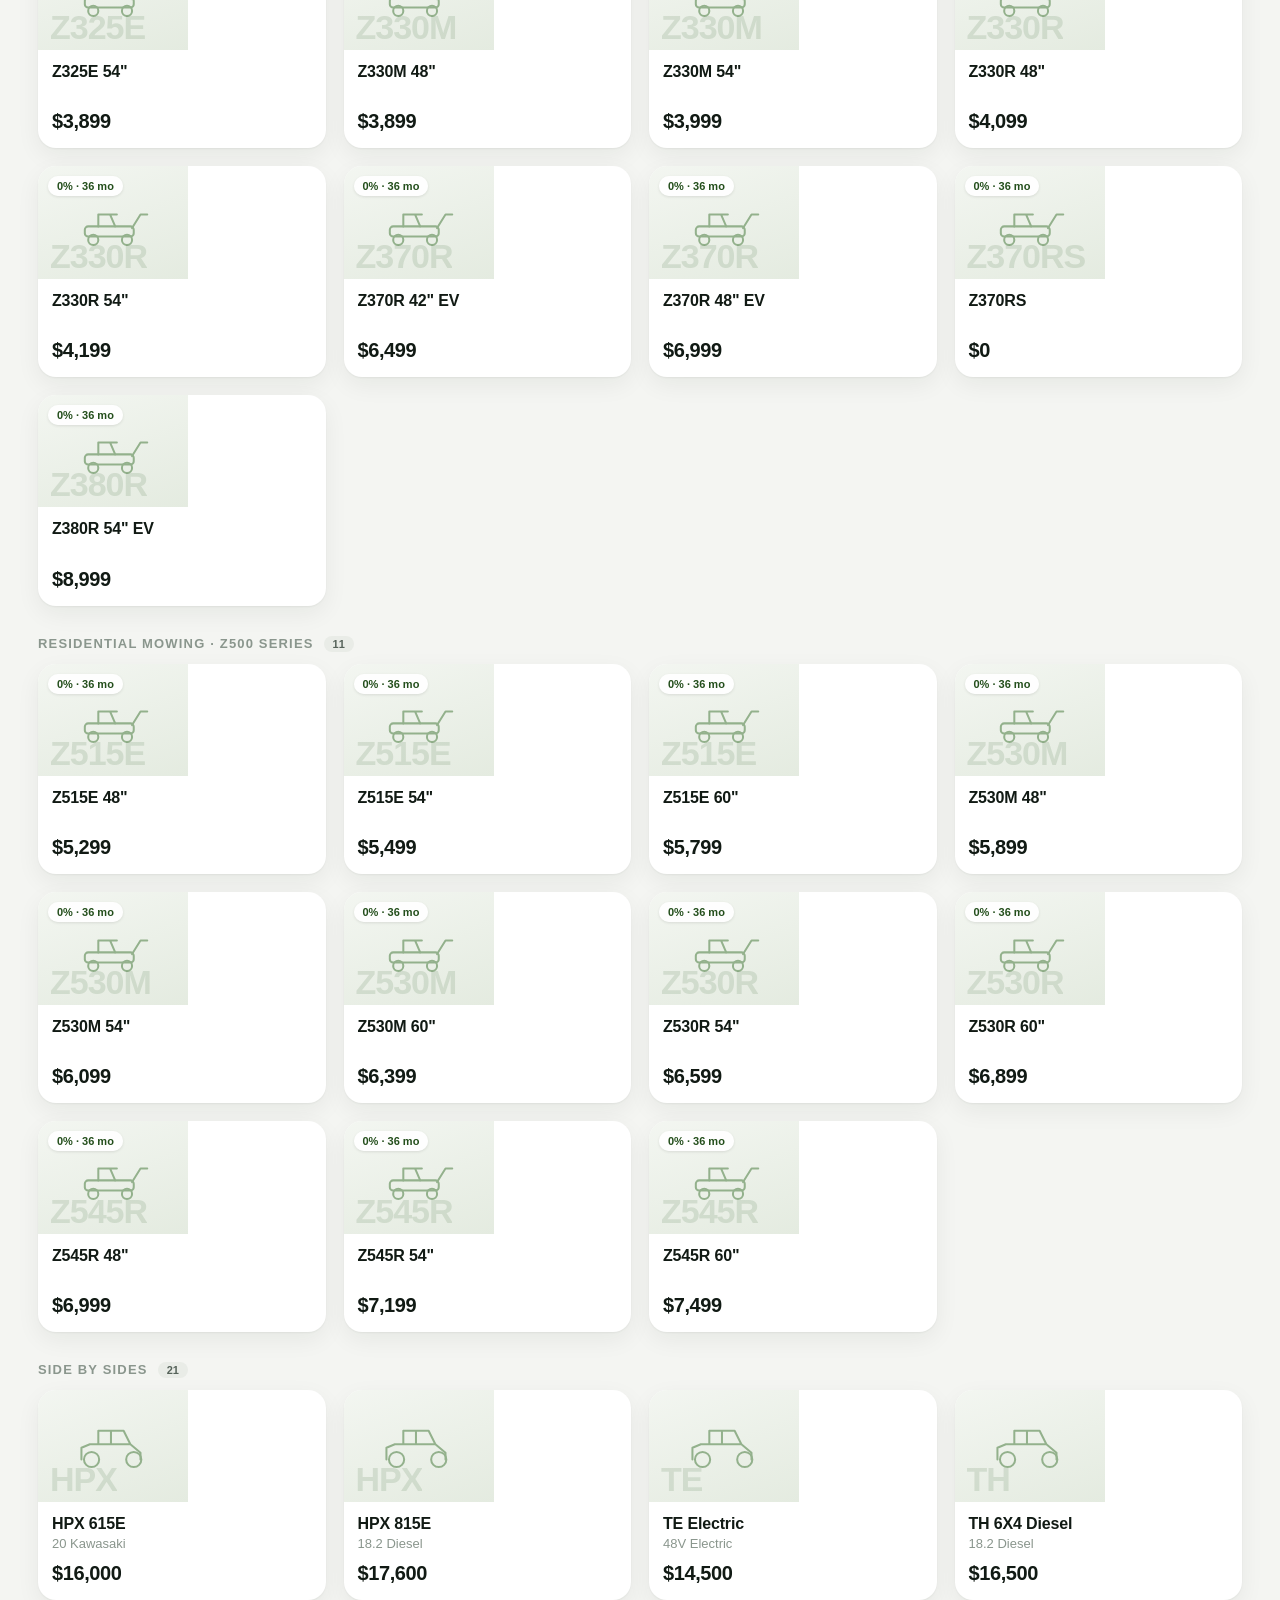
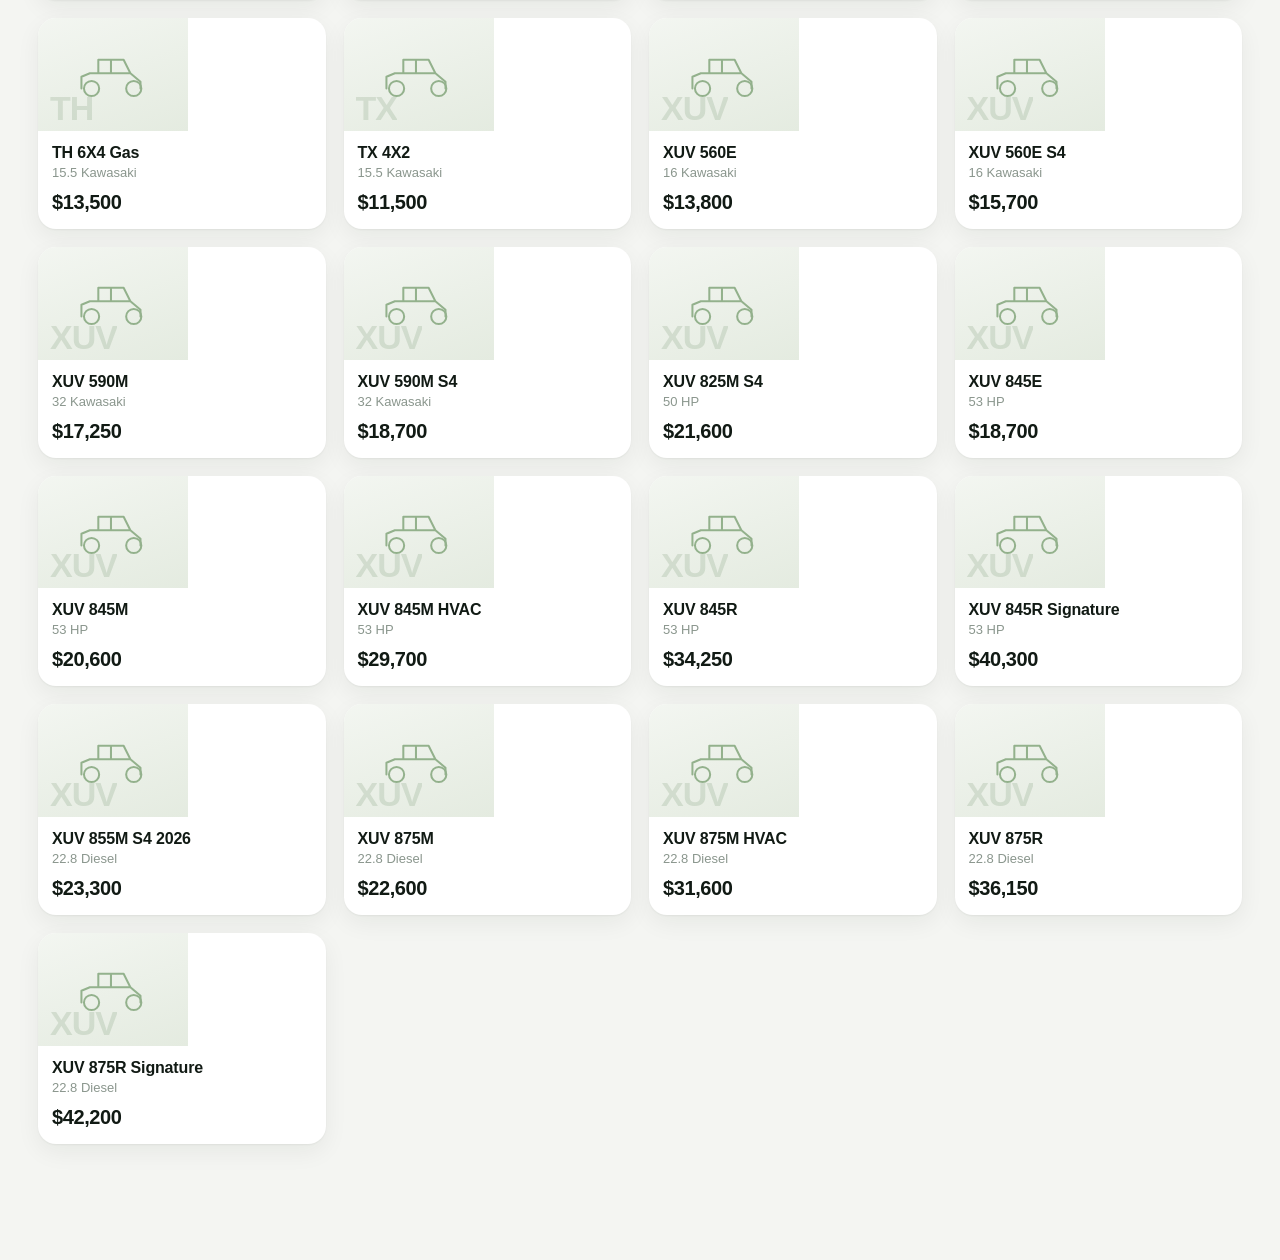
<file: app/index.html>
<!DOCTYPE html>
<html lang="en">
<head>
<meta charset="UTF-8">
<meta name="viewport" content="width=device-width,initial-scale=1,viewport-fit=cover">
<meta name="theme-color" content="#ffffff">
<meta name="apple-mobile-web-app-capable" content="yes">
<meta name="mobile-web-app-capable" content="yes">
<meta name="apple-mobile-web-app-status-bar-style" content="default">
<meta name="apple-mobile-web-app-title" content="Goldman">
<title>Goldman Equipment</title>
<link rel="manifest" href="./manifest.json">
<link rel="apple-touch-icon" href="./apple-touch-icon.png">
<link rel="icon" type="image/png" sizes="192x192" href="./icon-192.png">
<style>
:root{
  --bg:#f4f5f2; --card:#fff; --ink:#111a14; --ink2:#56635a; --ink3:#8a968d; --line:#e3e7e1;
  --green:#367C2B; --green-d:#244f1c; --green-t:#eaf3e7; --yellow:#FFDE00; --money:#1d7a38;
  --warn:#a55b00; --warn-t:#fff4e0; --bad:#b3261e; --bad-t:#fde9e7;
  --r:18px; --sh:0 1px 2px rgba(17,26,20,.05),0 8px 24px rgba(17,26,20,.06);
  --sh2:0 2px 4px rgba(17,26,20,.08),0 18px 48px rgba(17,26,20,.18);
  --safe-b:env(safe-area-inset-bottom,0px); --safe-t:env(safe-area-inset-top,0px);
}
*{box-sizing:border-box;-webkit-tap-highlight-color:transparent}
html,body{margin:0;background:var(--bg);color:var(--ink);font-family:-apple-system,BlinkMacSystemFont,"SF Pro Text","Inter","Segoe UI",Roboto,Helvetica,Arial,sans-serif;-webkit-font-smoothing:antialiased;font-size:16px}
button{font:inherit;color:inherit;cursor:pointer;border:0;background:none;padding:0}
input,select{font:inherit;color:inherit}
img{display:block;max-width:100%}
.hidden{display:none!important}

/* ---------- header ---------- */
.top{position:sticky;top:0;z-index:20;background:rgba(255,255,255,.92);backdrop-filter:saturate(1.4) blur(14px);-webkit-backdrop-filter:saturate(1.4) blur(14px);border-bottom:1px solid var(--line);padding-top:var(--safe-t)}
.top-in{max-width:1240px;margin:0 auto;display:flex;align-items:center;gap:14px;padding:10px 18px}
.logo{height:34px;width:auto}
.top-sp{flex:1}
.upd{font-size:12.5px;color:var(--ink3);font-weight:600;margin:-2px 2px 18px}
.pill{font-size:12px;font-weight:600;color:var(--ink2);background:#eef1ec;border-radius:999px;padding:6px 11px;white-space:nowrap}
.ibtn{width:38px;height:38px;border-radius:12px;display:grid;place-items:center;color:var(--ink2)}
.ibtn:active{background:#eef1ec}
.ibtn svg{width:22px;height:22px}
.ibtn.on{background:var(--green-t);color:var(--green-d)}

/* ---------- toolbar ---------- */
.wrap{max-width:1240px;margin:0 auto;padding:0 18px}
.search{position:relative;margin:18px 0 12px}
.search input{width:100%;height:50px;border-radius:15px;border:1px solid var(--line);background:#fff;padding:0 16px 0 46px;font-size:16px;outline:none;box-shadow:var(--sh)}
.search input:focus{border-color:var(--green);box-shadow:0 0 0 3px rgba(54,124,43,.14)}
.search svg{position:absolute;left:15px;top:14px;width:22px;height:22px;color:var(--ink3)}
.chips{display:flex;gap:8px;overflow-x:auto;padding:2px 0 14px;scrollbar-width:none;-webkit-overflow-scrolling:touch}
.chips::-webkit-scrollbar{display:none}
.chip{flex:none;height:40px;padding:0 16px;border-radius:999px;background:#fff;border:1px solid var(--line);font-weight:600;font-size:14px;color:var(--ink2);display:flex;align-items:center;gap:7px}
.chip b{font-weight:600;color:var(--ink3);font-size:12px}
.chip.on{background:var(--green-d);border-color:var(--green-d);color:#fff}
.chip.on b{color:rgba(255,255,255,.65)}

/* ---------- catalog ---------- */
.sec{margin:6px 0 30px}
.sec h2{margin:0 0 12px;font-size:13px;letter-spacing:.09em;text-transform:uppercase;color:var(--ink3);font-weight:700;display:flex;align-items:center;gap:10px}
.sec h2 i{font-style:normal;background:#e9ece7;color:var(--ink2);border-radius:999px;padding:2px 9px;font-size:11px;letter-spacing:0}
.grid{display:grid;gap:14px;grid-template-columns:repeat(2,minmax(0,1fr))}
@media(min-width:720px){.grid{grid-template-columns:repeat(3,minmax(0,1fr));gap:18px}}
@media(min-width:1040px){.grid{grid-template-columns:repeat(4,minmax(0,1fr))}}
.card{background:var(--card);border-radius:var(--r);box-shadow:var(--sh);overflow:hidden;text-align:left;display:flex;flex-direction:column;transition:transform .15s ease,box-shadow .15s ease;position:relative}
.card:active{transform:scale(.985)}
@media(hover:hover){.card:hover{transform:translateY(-3px);box-shadow:var(--sh2)}}
.ph{aspect-ratio:4/3;background:linear-gradient(160deg,#f3f6f1,#e4ebe0);position:relative;display:grid;place-items:center;overflow:hidden}
.ph img{width:100%;height:100%;object-fit:contain;padding:8px;background:#fff}
.ph.cover img{object-fit:cover;padding:0}
.ph .mono{position:absolute;left:12px;bottom:6px;font-size:34px;font-weight:800;letter-spacing:-.03em;color:rgba(36,79,28,.12);line-height:1;max-width:90%;overflow:hidden;white-space:nowrap}
.ph svg.ico{width:54%;max-width:150px;height:auto;opacity:.95}
.badge{position:absolute;top:10px;left:10px;background:rgba(255,255,255,.94);color:var(--green-d);font-size:11px;font-weight:700;border-radius:999px;padding:4px 9px;box-shadow:0 1px 3px rgba(0,0,0,.1)}
.cbody{padding:12px 14px 15px}
.cname{font-weight:700;font-size:16px;letter-spacing:-.01em;line-height:1.2}
.cspec{color:var(--ink3);font-size:13px;margin-top:3px;min-height:17px}
.cprice{margin-top:9px;font-size:20px;font-weight:800;letter-spacing:-.02em}
.cprice small{font-size:11px;font-weight:600;color:var(--ink3);letter-spacing:0;margin-left:6px}
.empty{padding:60px 0;text-align:center;color:var(--ink3)}
.cam{position:absolute;right:10px;top:10px;width:34px;height:34px;border-radius:11px;background:var(--green-d);color:#fff;display:grid;place-items:center;box-shadow:0 2px 6px rgba(0,0,0,.25)}
.cam svg{width:18px;height:18px}

/* ---------- bottom nav ---------- */
.nav{position:fixed;left:0;right:0;bottom:0;z-index:30;background:rgba(255,255,255,.94);backdrop-filter:blur(14px);-webkit-backdrop-filter:blur(14px);border-top:1px solid var(--line);padding-bottom:var(--safe-b)}
.nav-in{max-width:560px;margin:0 auto;display:flex}
.nav button{flex:1;padding:9px 0 8px;display:flex;flex-direction:column;align-items:center;gap:3px;font-size:11px;font-weight:700;color:var(--ink3)}
.nav button svg{width:24px;height:24px}
.nav button.on{color:var(--green-d)}
main{padding-bottom:calc(86px + var(--safe-b))}

/* ---------- drawer ---------- */
.scrim{position:fixed;inset:0;background:rgba(10,18,12,.45);z-index:40;opacity:0;pointer-events:none;transition:opacity .22s}
.scrim.on{opacity:1;pointer-events:auto}
.drawer{position:fixed;z-index:41;background:var(--bg);display:flex;flex-direction:column;transition:transform .28s cubic-bezier(.2,.8,.2,1);
  left:0;right:0;bottom:0;top:0;transform:translateY(100%)}
.drawer.on{transform:none}
@media(min-width:900px){.drawer{left:auto;width:640px;border-radius:24px 0 0 24px;box-shadow:var(--sh2);transform:translateX(100%)}}
.dhead{display:flex;align-items:center;gap:10px;padding:calc(10px + var(--safe-t)) 14px 10px;background:#fff;border-bottom:1px solid var(--line)}
.dhead h3{margin:0;font-size:17px;font-weight:700;flex:1;letter-spacing:-.01em;overflow:hidden;text-overflow:ellipsis;white-space:nowrap}
.dscroll{flex:1;overflow-y:auto;-webkit-overflow-scrolling:touch;padding:0 0 calc(130px + var(--safe-b))}
.hero{background:#fff;aspect-ratio:16/10;position:relative;display:grid;place-items:center;max-height:340px;width:100%}
.hero img{width:100%;height:100%;object-fit:contain;padding:12px}
.hero svg.ico{width:42%;max-width:200px}
.hero .mono{position:absolute;left:18px;bottom:10px;font-size:54px;font-weight:800;letter-spacing:-.03em;color:rgba(36,79,28,.1)}
.hero.ph{background:linear-gradient(160deg,#f3f6f1,#e1e9dd)}
.hpad{padding:18px 18px 0}
.title{font-size:28px;font-weight:800;letter-spacing:-.025em;margin:0;line-height:1.1}
.sub{color:var(--ink2);font-size:14px;margin-top:6px}
.blk{background:#fff;border-radius:var(--r);box-shadow:var(--sh);margin:14px 14px 0;padding:16px}
.blk h4{margin:0 0 12px;font-size:12px;letter-spacing:.09em;text-transform:uppercase;color:var(--ink3);font-weight:700}
.row{display:flex;align-items:center;gap:12px;padding:11px 0;border-top:1px solid var(--line)}
.row:first-of-type{border-top:0;padding-top:2px}
.row .grow{flex:1;min-width:0}
.row .lbl{font-weight:600;font-size:15px}
.row .note{font-size:12.5px;color:var(--ink2);margin-top:2px;line-height:1.35}
.row .warnx{font-size:12px;color:var(--warn);margin-top:2px;font-weight:600}
.amt{font-weight:800;color:var(--money);font-size:16px;white-space:nowrap}
.tog{width:50px;height:30px;border-radius:999px;background:#d3d8d2;position:relative;flex:none;transition:.18s}
.tog::after{content:"";position:absolute;left:3px;top:3px;width:24px;height:24px;border-radius:50%;background:#fff;box-shadow:0 1px 3px rgba(0,0,0,.25);transition:.18s}
.tog.on{background:var(--green)}
.tog.on::after{left:23px}
.field{display:flex;gap:10px}
.field label{flex:1;display:block;font-size:12px;font-weight:700;color:var(--ink3);letter-spacing:.05em;text-transform:uppercase}
.field input{color:var(--ink);margin-top:6px;width:100%;height:48px;border:1px solid var(--line);border-radius:13px;padding:0 13px;font-size:18px;font-weight:700;background:#fafbfa;outline:none}
.field input:focus{border-color:var(--green);background:#fff}
.hint{font-size:12.5px;color:var(--ink3);margin-top:8px;line-height:1.4}
.seg{display:flex;gap:8px;margin-top:6px}
.seg button{flex:1;border:1.5px solid var(--line);border-radius:13px;padding:10px 8px;font-weight:700;font-size:14px;background:#fff;color:var(--ink2);line-height:1.25}
.seg button small{display:block;font-weight:700;font-size:15px;color:var(--money);margin-top:2px}
.seg button.on{border-color:var(--green);background:var(--green-t);color:var(--green-d)}
.seg button.off{opacity:.45}
.cmodel{font-size:13px;font-weight:700;margin-top:12px;color:var(--ink2)}
.exp{border-radius:12px;padding:10px 12px;font-size:13px;font-weight:600;margin:14px 14px 0}
.exp.ok{background:var(--green-t);color:var(--green-d)}
.exp.soon{background:var(--warn-t);color:var(--warn)}
.exp.bad{background:var(--bad-t);color:var(--bad)}
.pay{display:grid;gap:10px;grid-template-columns:1fr 1fr}
.pbox{border:1.5px solid var(--line);border-radius:15px;padding:13px}
.pbox.lead{background:var(--green-d);border-color:var(--green-d);color:#fff}
.pbox .l{font-size:11px;font-weight:700;letter-spacing:.07em;text-transform:uppercase;opacity:.75}
.pbox .r{font-size:13px;font-weight:600;margin-top:5px;opacity:.9}
.pbox .p{font-size:28px;font-weight:800;letter-spacing:-.03em;margin-top:2px}
.pbox .p small{font-size:13px;font-weight:600;opacity:.8;letter-spacing:0}
.pbox .t{display:inline-block;margin-top:6px;font-size:10.5px;font-weight:800;letter-spacing:.06em;border-radius:6px;padding:3px 7px;background:rgba(255,255,255,.18)}
.pbox:not(.lead) .t{background:#eef1ec;color:var(--ink2)}
.note-box{background:#f5f7f4;border-radius:13px;padding:12px 13px;font-size:13.5px;line-height:1.45;color:var(--ink2)}
.sum{font-size:13.5px;color:var(--ink2);margin-top:12px;line-height:1.55}
.sum b{color:var(--ink)}
.sum .g{color:var(--money);font-weight:700}

/* attachments */
.afilters{display:flex;gap:7px;overflow-x:auto;margin:0 -16px 12px;padding:0 16px;scrollbar-width:none}
.afilters::-webkit-scrollbar{display:none}
.afilters .chip{height:34px;font-size:13px;padding:0 13px}
.ahead{font-size:12px;font-weight:700;letter-spacing:.08em;text-transform:uppercase;color:var(--ink3);margin:18px 0 9px}
.ahead:first-of-type{margin-top:4px}
.agrid{display:grid;grid-template-columns:repeat(2,minmax(0,1fr));gap:10px}
@media(min-width:420px){.agrid{grid-template-columns:repeat(3,minmax(0,1fr))}}
.att{background:#fff;border:1.5px solid var(--line);border-radius:15px;overflow:hidden;text-align:left;position:relative;display:flex;flex-direction:column}
.att.on{border-color:var(--green);box-shadow:0 0 0 3px rgba(54,124,43,.15)}
.att .ph{aspect-ratio:1/1}
.att .ph .mono{font-size:22px;bottom:4px;left:8px}
.att .ph svg.ico{width:44%}
.att .ab{padding:8px 10px 10px}
.att .an{font-weight:700;font-size:13.5px;line-height:1.2}
.att .ad{font-size:12px;color:var(--ink3);margin-top:2px;line-height:1.25}
.att .ap{font-weight:800;font-size:14.5px;margin-top:6px}
.att .bn{display:inline-block;margin-left:5px;font-size:10px;font-weight:800;color:var(--green-d);background:var(--green-t);border-radius:5px;padding:2px 5px;vertical-align:1px}
.att .tick{position:absolute;right:8px;top:8px;width:26px;height:26px;border-radius:50%;background:#fff;border:1.5px solid #cfd6cd;display:grid;place-items:center;color:#fff;font-weight:800;font-size:14px}
.att.on .tick{background:var(--green);border-color:var(--green)}
.brand{position:absolute;left:8px;top:8px;font-size:10px;font-weight:800;letter-spacing:.05em;border-radius:6px;padding:3px 6px;background:rgba(255,255,255,.95);color:var(--ink2);box-shadow:0 1px 2px rgba(0,0,0,.1)}
.btn{height:50px;border-radius:14px;font-weight:700;font-size:16px;padding:0 20px;display:inline-flex;align-items:center;justify-content:center;gap:8px}
.btn.pri{background:var(--green-d);color:#fff}
.btn.sec{background:#eef1ec;color:var(--green-d)}
.btn.ghost{border:1.5px solid var(--line);background:#fff;color:var(--ink2)}
.btn.blk100{width:100%}
.btn.sm{height:40px;font-size:14px;border-radius:11px;padding:0 14px}
.btn.danger{background:var(--bad-t);color:var(--bad)}

/* sticky quote bar */
.bar{position:absolute;left:0;right:0;bottom:0;background:rgba(255,255,255,.96);backdrop-filter:blur(14px);-webkit-backdrop-filter:blur(14px);border-top:1px solid var(--line);padding:12px 16px calc(12px + var(--safe-b));display:flex;align-items:center;gap:14px;z-index:3}
.bar .tt{flex:1;min-width:0}
.bar .a{font-size:12px;color:var(--ink3);font-weight:600}
.bar .b{font-size:22px;font-weight:800;letter-spacing:-.02em;line-height:1.15}
.bar .b small{font-size:13px;color:var(--ink2);font-weight:600;letter-spacing:0}

/* lists on other tabs */
.page{padding-top:20px}
.page h1{font-size:30px;font-weight:800;letter-spacing:-.03em;margin:0 0 4px}
.page p.lead{margin:0 0 20px;color:var(--ink2)}
.lcard{background:#fff;border-radius:var(--r);box-shadow:var(--sh);padding:16px 18px;margin-bottom:12px}
.lcard h5{margin:0 0 4px;font-size:16px;font-weight:700}
.lcard .m{font-size:12.5px;color:var(--ink3);font-weight:600;margin-bottom:7px}
.lcard p{margin:0;font-size:14.5px;line-height:1.5;color:var(--ink2)}
.tagx{display:inline-block;font-size:11px;font-weight:800;border-radius:7px;padding:3px 8px;margin-right:6px}
.tagx.ok{background:var(--green-t);color:var(--green-d)}.tagx.soon{background:var(--warn-t);color:var(--warn)}.tagx.bad{background:var(--bad-t);color:var(--bad)}
.two{display:grid;gap:12px;grid-template-columns:1fr}
@media(min-width:800px){.two{grid-template-columns:1fr 1fr}}

/* sheets */
.sheet{position:fixed;inset:0;z-index:60;display:flex;align-items:flex-end;justify-content:center;background:rgba(10,18,12,.5)}
.sheet-in{background:var(--bg);width:100%;max-width:640px;max-height:92vh;overflow-y:auto;border-radius:24px 24px 0 0;padding:18px 16px calc(20px + var(--safe-b))}
@media(min-width:720px){.sheet{align-items:center}.sheet-in{border-radius:24px}}
.sheet h3{margin:2px 4px 14px;font-size:20px;font-weight:800;letter-spacing:-.02em}
.sheet input[type=text],.sheet input[type=password],.sheet input[type=tel],.sheet input[type=email],.sheet select{width:100%;height:48px;border:1px solid var(--line);border-radius:13px;padding:0 13px;font-size:16px;background:#fff;outline:none;margin-bottom:10px}
.qrow{display:flex;justify-content:space-between;gap:12px;padding:8px 0;font-size:15px;border-top:1px solid var(--line)}
.qrow:first-child{border-top:0}
.qrow span:last-child{font-weight:700;text-align:right}
.qrow.big{font-size:17px;font-weight:800}
.toast{position:fixed;left:50%;bottom:calc(96px + var(--safe-b));transform:translateX(-50%) translateY(20px);background:#111a14;color:#fff;padding:11px 18px;border-radius:999px;font-size:14px;font-weight:600;z-index:90;opacity:0;pointer-events:none;transition:.22s;max-width:90vw;text-align:center}
.toast.on{opacity:1;transform:translateX(-50%)}
.banner{background:var(--green-t);color:var(--green-d);font-size:13px;font-weight:600;padding:9px 18px;text-align:center}
.banner.warn{background:var(--warn-t);color:var(--warn)}
.pubbar{position:fixed;left:12px;right:12px;bottom:calc(82px + var(--safe-b));z-index:35;background:#111a14;color:#fff;border-radius:16px;padding:11px 12px 11px 16px;display:flex;align-items:center;gap:12px;box-shadow:var(--sh2);max-width:560px;margin:0 auto}
.pubbar span{flex:1;font-size:14px;font-weight:600}
.pubbar .btn{height:38px;background:var(--yellow);color:#111a14;font-size:14px;border-radius:11px}
.chk{display:flex;align-items:center;gap:11px;padding:10px 4px;border-top:1px solid var(--line);font-size:15px}
.chk:first-of-type{border-top:0}
.chk .cb{width:24px;height:24px;border-radius:7px;border:1.8px solid #c5cdc3;display:grid;place-items:center;flex:none;color:#fff;font-weight:800;font-size:14px}
.chk.on .cb{background:var(--green);border-color:var(--green)}
.chk .th{width:40px;height:40px;border-radius:9px;background:#eef2ec;overflow:hidden;flex:none;display:grid;place-items:center;font-size:10px;font-weight:800;color:var(--green-d)}
.chk .th img{width:100%;height:100%;object-fit:cover}
.chk .tx{flex:1;min-width:0}
.chk .tx small{display:block;color:var(--ink3);font-size:12px}
.splash{height:70vh;display:grid;place-items:center;text-align:center;color:var(--ink2)}
@media(max-width:560px){.pill{display:none}}
@media print{.top,.nav,.drawer,.scrim{display:none}}
/* manage page */
.mng{max-width:860px;padding-bottom:150px}
.mng .blk2{background:#fff;border-radius:var(--r);box-shadow:var(--sh);padding:16px 18px;margin-bottom:14px}
.mng .blk2 h4{margin:0 0 10px;font-size:12px;letter-spacing:.09em;text-transform:uppercase;color:var(--ink3);font-weight:700}
.acc{background:#fff;border-radius:var(--r);box-shadow:var(--sh);margin-bottom:12px;overflow:hidden}
.acc .acc{box-shadow:none;border:1px solid var(--line);border-radius:14px;margin:10px 0 0}
.acc>summary{list-style:none;cursor:pointer;padding:15px 18px;font-weight:700;font-size:16px;display:flex;flex-direction:column;gap:2px;position:relative;padding-right:44px}
.acc>summary::-webkit-details-marker{display:none}
.acc>summary::after{content:'';position:absolute;right:20px;top:50%;width:9px;height:9px;border-right:2.2px solid var(--ink3);border-bottom:2.2px solid var(--ink3);transform:translateY(-70%) rotate(45deg);transition:.15s}
.acc[open]>summary::after{transform:translateY(-30%) rotate(-135deg)}
.acc>summary small{font-weight:600;font-size:12.5px;color:var(--ink3)}
.accb{padding:2px 18px 18px}
.acc .acc .accb{padding:2px 14px 14px}
.mf{display:block;margin:10px 0 0}
.mf>span{display:block;font-size:11.5px;font-weight:700;color:var(--ink3);letter-spacing:.05em;text-transform:uppercase;margin-bottom:5px}
.mf input,.mf textarea,.mf select{width:100%;border:1px solid var(--line);border-radius:12px;padding:0 12px;height:44px;font-size:16px;background:#fafbfa;color:var(--ink);outline:none;font-family:inherit}
.mf textarea{height:auto;min-height:70px;padding:10px 12px;resize:vertical;line-height:1.4}
.mf input:focus,.mf textarea:focus,.mf select:focus{border-color:var(--green);background:#fff}
.mck{display:flex;align-items:flex-start;gap:10px;margin:14px 0 2px;font-size:14.5px;line-height:1.35}
.mck input{width:20px;height:20px;margin-top:1px;accent-color:var(--green)}
.mrow2{display:grid;grid-template-columns:1fr 1fr;gap:10px}
.mline{display:grid;grid-template-columns:repeat(auto-fit,minmax(130px,1fr));gap:8px;align-items:end;background:#f6f8f5;border-radius:14px;padding:4px 12px 12px;margin-top:10px}
.mline .btn{align-self:end}
.msub{margin:20px 0 0;font-size:12px;letter-spacing:.08em;text-transform:uppercase;color:var(--green-d);font-weight:800}
.mng .btn.sm{margin-top:10px}
.mprice{display:grid;grid-template-columns:1fr 130px;gap:10px;align-items:center;padding:7px 0;border-top:1px solid var(--line);font-size:15px}
.mprice:first-of-type{border-top:0}
.mprice input{height:40px;border:1px solid var(--line);border-radius:10px;padding:0 10px;font-size:16px;font-weight:700;text-align:right;width:100%;background:#fafbfa;color:var(--ink)}
.mprice small{display:block;color:var(--ink3);font-size:12px}
.nav button.hidden{display:none}
.mh{font-size:13px;letter-spacing:.09em;text-transform:uppercase;color:var(--ink3);margin:26px 0 10px;font-weight:700}
</style>
</head>
<body>
<div class="top"><div class="top-in">
  <img class="logo" src="./logo.png" alt="John Deere · Goldman Equipment">
  <div class="top-sp"></div>
  <span class="pill" id="updPill">&nbsp;</span>
  <button class="ibtn" id="adminBtn" data-act="admin" aria-label="Manage">
    <svg viewBox="0 0 24 24" fill="none" stroke="currentColor" stroke-width="1.8" stroke-linecap="round" stroke-linejoin="round"><circle cx="12" cy="12" r="3"/><path d="M19.4 15a1.7 1.7 0 0 0 .3 1.8l.1.1a2 2 0 1 1-2.8 2.8l-.1-.1a1.7 1.7 0 0 0-1.8-.3 1.7 1.7 0 0 0-1 1.5V21a2 2 0 1 1-4 0v-.1a1.7 1.7 0 0 0-1.1-1.5 1.7 1.7 0 0 0-1.8.3l-.1.1a2 2 0 1 1-2.8-2.8l.1-.1a1.7 1.7 0 0 0 .3-1.8 1.7 1.7 0 0 0-1.5-1H3a2 2 0 1 1 0-4h.1a1.7 1.7 0 0 0 1.5-1.1 1.7 1.7 0 0 0-.3-1.8l-.1-.1a2 2 0 1 1 2.8-2.8l.1.1a1.7 1.7 0 0 0 1.8.3H9a1.7 1.7 0 0 0 1-1.5V3a2 2 0 1 1 4 0v.1a1.7 1.7 0 0 0 1 1.5 1.7 1.7 0 0 0 1.8-.3l.1-.1a2 2 0 1 1 2.8 2.8l-.1.1a1.7 1.7 0 0 0-.3 1.8V9a1.7 1.7 0 0 0 1.5 1H21a2 2 0 1 1 0 4h-.1a1.7 1.7 0 0 0-1.5 1z"/></svg>
  </button>
</div></div>
<div id="syncBanner" class="banner hidden"></div>
<main id="main"><div class="splash">Loading prices…</div></main>

<nav class="nav"><div class="nav-in">
  <button data-act="tab" data-tab="catalog" class="on" id="nv-catalog"><svg viewBox="0 0 24 24" fill="none" stroke="currentColor" stroke-width="1.8" stroke-linecap="round" stroke-linejoin="round"><rect x="3" y="3" width="7.5" height="7.5" rx="2"/><rect x="13.5" y="3" width="7.5" height="7.5" rx="2"/><rect x="3" y="13.5" width="7.5" height="7.5" rx="2"/><rect x="13.5" y="13.5" width="7.5" height="7.5" rx="2"/></svg>Catalog</button>
  <button data-act="tab" data-tab="ref" id="nv-ref"><svg viewBox="0 0 24 24" fill="none" stroke="currentColor" stroke-width="1.8" stroke-linecap="round" stroke-linejoin="round"><path d="M4 5a2 2 0 0 1 2-2h12v18H6a2 2 0 0 1-2-2z"/><path d="M8 7h6M8 11h6"/></svg>Programs</button>
  <button data-act="tab" data-tab="saved" id="nv-saved"><svg viewBox="0 0 24 24" fill="none" stroke="currentColor" stroke-width="1.8" stroke-linecap="round" stroke-linejoin="round"><path d="M6 3h12a1 1 0 0 1 1 1v17l-7-4-7 4V4a1 1 0 0 1 1-1z"/></svg>Quotes</button>
  <button data-act="tab" data-tab="manage" id="nv-manage" class="hidden"><svg viewBox="0 0 24 24" fill="none" stroke="currentColor" stroke-width="1.8" stroke-linecap="round" stroke-linejoin="round"><circle cx="12" cy="12" r="3"/><path d="M19.4 15a1.7 1.7 0 0 0 .3 1.8l.1.1a2 2 0 1 1-2.8 2.8l-.1-.1a1.7 1.7 0 0 0-1.8-.3 1.7 1.7 0 0 0-1 1.5V21a2 2 0 1 1-4 0v-.1a1.7 1.7 0 0 0-1.1-1.5 1.7 1.7 0 0 0-1.8.3l-.1.1a2 2 0 1 1-2.8-2.8l.1-.1a1.7 1.7 0 0 0 .3-1.8 1.7 1.7 0 0 0-1.5-1H3a2 2 0 1 1 0-4h.1a1.7 1.7 0 0 0 1.5-1.1 1.7 1.7 0 0 0-.3-1.8l-.1-.1a2 2 0 1 1 2.8-2.8l.1.1a1.7 1.7 0 0 0 1.8.3H9a1.7 1.7 0 0 0 1-1.5V3a2 2 0 1 1 4 0v.1a1.7 1.7 0 0 0 1 1.5 1.7 1.7 0 0 0 1.8-.3l.1-.1a2 2 0 1 1 2.8 2.8l-.1.1a1.7 1.7 0 0 0-.3 1.8V9a1.7 1.7 0 0 0 1.5 1H21a2 2 0 1 1 0 4h-.1a1.7 1.7 0 0 0-1.5 1z"/></svg>Manage</button>
</div></nav>

<div class="scrim" id="scrim" data-act="close"></div>
<aside class="drawer" id="drawer" aria-hidden="true">
  <div class="dhead">
    <button class="ibtn" data-act="close" aria-label="Back"><svg viewBox="0 0 24 24" fill="none" stroke="currentColor" stroke-width="2" stroke-linecap="round" stroke-linejoin="round"><path d="M15 18l-6-6 6-6"/></svg></button>
    <h3 id="dTitle"></h3>
    <button class="ibtn hidden" id="dEdit" data-act="editprice" aria-label="Edit"></button>
  </div>
  <div class="dscroll" id="dScroll"></div>
  <div class="bar" id="dBar"></div>
</aside>
<div id="sheetHost"></div>
<div class="toast" id="toast"></div>
<div id="pubHost"></div>
<input type="file" id="filePick" accept="image/*" class="hidden">
<input type="file" id="bulkPick" accept="image/*" multiple class="hidden">

<script>
/* =====================================================================
   GOLDMAN EQUIPMENT — photo-first sales tool
   Reads the same data.json as the back office. Prices, incentives and
   finance math are identical to the original tool.
   ===================================================================== */
const KEY='goldman_v4', SEEN='g4_seen', SYNCED='g4_synced', TOK='goldman_gh_token';
let D=null;
const S={tab:'catalog',cat:'all',q:'',admin:false,cur:null,att:new Set(),bon:new Set(),trade:false,price:null,down:0,tax:0,attF:'All',sheet:null};
const LOCALIMG={};              // photos just uploaded, shown before the site rebuilds

/* ---------- helpers ---------- */
const $=s=>document.querySelector(s);
const esc=s=>String(s==null?'':s).replace(/[&<>"']/g,c=>({'&':'&amp;','<':'&lt;','>':'&gt;','"':'&quot;',"'":'&#39;'}[c]));
const fmt=n=>'$'+Math.round(n).toLocaleString('en-US');
const fmtD=n=>'$'+n.toFixed(2).replace(/\B(?=(\d{3})+(?!\d))/g,',');
const pmt=(p,r,n)=>{ if(!r) return p/n; const m=r/1200; return p*(m*Math.pow(1+m,n))/(Math.pow(1+m,n)-1); };
function toast(t){ const el=$('#toast'); el.textContent=t; el.classList.add('on'); clearTimeout(toast._t); toast._t=setTimeout(()=>el.classList.remove('on'),2600); }
function save(dirty){ try{ localStorage.setItem(KEY,JSON.stringify(D)); if(dirty) localStorage.setItem(KEY+'_dirty','1'); }catch(e){} }
const isDirty=()=>{ try{return localStorage.getItem(KEY+'_dirty')==='1';}catch(e){return false;} };

const ICONS={
 tractor:'<svg class="ico" viewBox="0 0 96 64" fill="none" stroke="#8fae88" stroke-width="2.4" stroke-linecap="round" stroke-linejoin="round"><circle cx="24" cy="44" r="14"/><circle cx="24" cy="44" r="5"/><circle cx="74" cy="48" r="9"/><circle cx="74" cy="48" r="3"/><path d="M38 44h18V22H44l-4-9H30l-2 12M56 30h14l8 10v8"/><path d="M26 25h14"/></svg>',
 mower:'<svg class="ico" viewBox="0 0 96 64" fill="none" stroke="#8fae88" stroke-width="2.4" stroke-linecap="round" stroke-linejoin="round"><rect x="14" y="36" width="58" height="12" rx="4"/><circle cx="24" cy="52" r="6"/><circle cx="64" cy="52" r="6"/><path d="M30 36V22h14l6 14M52 22h-8M70 38l10-16h8"/></svg>',
 sxs:'<svg class="ico" viewBox="0 0 96 64" fill="none" stroke="#8fae88" stroke-width="2.4" stroke-linecap="round" stroke-linejoin="round"><circle cx="22" cy="48" r="9"/><circle cx="72" cy="48" r="9"/><path d="M10 48V34l10-4h48l12 10v8M30 30V14h30l8 16M45 14v16"/></svg>',
 impl:'<svg class="ico" viewBox="0 0 96 64" fill="none" stroke="#8fae88" stroke-width="2.4" stroke-linecap="round" stroke-linejoin="round"><path d="M14 22h68l-6 22H20zM26 22v22M48 22v22M70 22v22M20 44l-4 10M76 44l4 10"/></svg>'
};
const catIcon=k=>k==='comm'||k==='riding'?ICONS.mower:k==='sxs'?ICONS.sxs:ICONS.tractor;

/* ---------- data ---------- */
const catKeys=()=>Object.keys(D.models);
function allModels(){ const o=[]; catKeys().forEach(k=>D.models[k].list.forEach(m=>o.push({m,k}))); return o; }
function findModel(id){ for(const k of catKeys()){ const m=D.models[k].list.find(x=>x.id===id); if(m) return {m,k}; } return null; }
const getCat=id=>D.categories.find(c=>c.id===id);
const getGrp=(c,g)=>{ const x=getCat(c); return x?x.groups.find(y=>y.id===g):null; };
function implBonusByCount(n){ if(n>=5) return D.implTiers[5].bonus; const t=D.implTiers.find(t=>parseInt(t.label)===n); return t?t.bonus:0; }
function series(k,label){
  if(k==='cut'){ if(/^1/.test(label))return'1 Series'; if(/^2/.test(label))return'2 Series';
    if(/^3[02][0-9][0-9][DE]/.test(label)||/^3025/.test(label)||/^3032/.test(label)||/^3038/.test(label))return'3E / 3D Series';
    if(/^3[0-9][0-9][0-9]R/.test(label))return'3R Series'; if(/^40[0-9][0-9]M/.test(label))return'4M Series'; if(/^40[0-9][0-9]R/.test(label))return'4R Series'; }
  if(k==='5e3'||k==='5e4'){ if(/OOS/.test(label))return'Open station'; if(/CAB|Std|Prem/.test(label))return'Cab models'; }
  if(k==='comm'){ if(/^Z9/.test(label))return'Z900 Series'; if(/^Z7/.test(label))return'Z700 Series'; if(/^Q/.test(label))return'QuikTrak'; }
  if(k==='riding'){ if(/^S1/.test(label))return'S100 Series'; if(/^S2/.test(label))return'S200 Series'; if(/^X3/.test(label))return'X300 Series';
    if(/^X5/.test(label))return'X500 Series'; if(/^X7/.test(label))return'X700 Series'; if(/^Z3/.test(label)||/^Z370/.test(label)||/^Z380/.test(label))return'Z300 Series'; if(/^Z5/.test(label))return'Z500 Series'; }
  return null;
}
const SORDER={cut:['1 Series','2 Series','3E / 3D Series','3R Series','4M Series','4R Series'],'5e3':['Open station','Cab models'],'5e4':['Open station','Cab models'],comm:['Z900 Series','Z700 Series','QuikTrak'],riding:['S100 Series','S200 Series','X300 Series','X500 Series','X700 Series','Z300 Series','Z500 Series']};
const FIN={zero72:'0% · 72 mo',zero60:'0% · 60 mo',commMow:'1.9% · 36 mo',ridingLawn:'0% · 36 mo',over100hp:'Finance · see KF'};
function finDefault(cat){
  const A=(l,rate,months,t)=>({l,rate,months,t:t||''});
  if(cat.finType==='zero72') return [A('Lead offer',0,72,'AUTO-APPROVED'),A('Backup to close',0,84,'AUTO-APPROVED')];
  if(cat.finType==='zero60') return [A('Lead offer',0,60,'AUTO-APPROVED'),A('Backup to close',0,72,'SPP — SEE KF')];
  if(cat.finType==='commMow') return [A('Lead (revolving)',1.9,36),A('Alternate',4.9,72)];
  if(cat.finType==='ridingLawn') return [A('Option 1',0,36),A('Option 2',4.9,60)];
  return [];
}
function finFor(c,g){ return g&&Array.isArray(g.finOpts)?g.finOpts:(c&&Array.isArray(c.finOpts)?c.finOpts:null); }
function finTag(m){
  const c=m.incCat?getCat(m.incCat):null; if(!c) return '';
  const g=m.incGrp?getGrp(m.incCat,m.incGrp):null, fo=finFor(c,g);
  if(fo){ const o=fo[0]; return o?(o.rate+'% · '+o.months+' mo'):((g&&g.finTag)||'Finance · see KF'); }
  return FIN[c.finType]||'';
}
const tractor=k=>k==='cut'||k==='5e3'||k==='5e4'||k==='5m';
const byLabel=(a,b)=>a.m.label.localeCompare(b.m.label,undefined,{numeric:true});
function spec(m){ const p=[]; if(m.hp) p.push(m.hp+' HP'); if(m.eng) p.push(m.eng); return p.join(' · '); }
function photo(id){ return LOCALIMG['m:'+id]||(D.modelImages&&D.modelImages[id])||''; }
function attPhoto(a){ return LOCALIMG['a:'+a.id]||a.img||''; }
function days(str){ const raw=String(str).split('|')[0].replace(/Finance:|Bonus:/g,'').trim(); const d=new Date(raw); return isNaN(d)?999:Math.round((d-new Date())/864e5); }
function expInfo(str){ const d=days(str); if(d<=0)return{c:'bad',t:'Expired — verify before settling'}; if(d<=21)return{c:'bad',t:'Expires in '+d+' days'}; if(d<=60)return{c:'soon',t:d+' days left'}; return{c:'ok',t:'Active through '+str}; }

/* ---------- boot / sync ---------- */
async function boot(){
  try{ const s=localStorage.getItem(KEY); if(s) D=JSON.parse(s); }catch(e){}
  if(!D){
    try{ const r=await fetch('./data.json',{cache:'no-cache'}); if(!r.ok) throw 0; D=await r.json(); D.savedDeals=D.savedDeals||[]; try{localStorage.setItem(SEEN,String(D.published||0));localStorage.setItem(SYNCED,new Date().toISOString());}catch(e){} save(); }
    catch(e){ $('#main').innerHTML='<div class="splash"><div><b>Couldn’t load prices.</b><br><br>Connect to the internet and open the app again.<br><br><button class="btn pri" onclick="location.reload()">Try again</button></div></div>'; return; }
  }
  D.modelImages=D.modelImages||{}; D.savedDeals=D.savedDeals||[]; D.compat=D.compat||{};
  if('serviceWorker' in navigator && location.protocol.startsWith('http')) navigator.serviceWorker.register('./sw.js').catch(()=>{});
  render(); sync(true);
  document.addEventListener('visibilitychange',()=>{ if(!document.hidden) sync(true); });
}
function banner(t,warn){ const b=$('#syncBanner'); b.textContent=t; b.classList.toggle('warn',!!warn); b.classList.remove('hidden'); clearTimeout(banner._t); banner._t=setTimeout(()=>b.classList.add('hidden'),6000); }
async function sync(silent){
  try{
    const r=await fetch('./data.json',{cache:'no-cache'}); if(!r.ok) throw 0; const remote=await r.json();
    const seen=Number(localStorage.getItem(SEEN)||0), pub=Number(remote.published||0);
    if(pub>seen){
      if(isDirty()){ banner('Newer prices were published. Publish or discard your changes to load them.',true); return; }
      const keep={savedDeals:D.savedDeals};
      D=remote; delete D.pushPins; D.savedDeals=keep.savedDeals||[]; D.adminPin=D.adminPin||'1234';
      D.modelImages=D.modelImages||{}; D.compat=D.compat||{};
      save(); try{localStorage.setItem(SEEN,String(pub));}catch(e){}
      render(); if(S.cur) openModel(S.cur.m.id,true);
      banner('Prices and incentives updated '+(remote.lastUpdated||'just now')+'.');
    } else if(!silent) banner('You’re on the latest pricing.');
    try{localStorage.setItem(SYNCED,new Date().toISOString());}catch(e){}
  }catch(e){
    if(!silent) banner('No signal. Showing the last prices on this phone.',true);
  }
}

/* ---------- render: catalog ---------- */
function render(){
  $('#updPill').textContent='Updated '+(D.lastUpdated||'');
  document.querySelectorAll('.nav button').forEach(b=>b.classList.toggle('on',b.dataset.tab===S.tab));
  $('#adminBtn').classList.toggle('on',S.admin);
  $('#nv-manage').classList.toggle('hidden',!S.admin);
  if(S.tab==='manage'&&!S.admin) S.tab='catalog';
  document.querySelectorAll('.nav button').forEach(b=>b.classList.toggle('on',b.dataset.tab===S.tab));
  if(S.tab==='catalog') renderCatalog(); else if(S.tab==='ref') renderRef(); else if(S.tab==='manage') renderManage(); else renderSaved();
  renderPubBar();
}
function card(o){
  const {m,k}=o, p=photo(m.id), mc=D.models[k], ft=finTag(m);
  const ph=p?`<img src="${esc(p)}" alt="${esc(m.label)}" loading="lazy">`:`${catIcon(k)}<div class="mono">${esc(m.label.split(' ')[0])}</div>`;
  return `<button class="card" data-act="model" data-id="${esc(m.id)}"><div class="ph">${ph}${ft?`<span class="badge">${esc(ft)}</span>`:''}${S.admin?`<span class="cam" data-act="photo" data-id="${esc(m.id)}" aria-label="Photo"><svg viewBox="0 0 24 24" fill="none" stroke="currentColor" stroke-width="1.9" stroke-linecap="round" stroke-linejoin="round"><path d="M4 8h3l2-3h6l2 3h3v11H4z"/><circle cx="12" cy="13" r="3.5"/></svg></span>`:''}</div>
  <div class="cbody"><div class="cname">${esc(m.label)}</div><div class="cspec">${esc(spec(m))}</div><div class="cprice">${fmt(m.price)}<small>${mc.atCost?'at cost':''}</small></div></div></button>`;
}
function renderCatalog(){
  const q=S.q.trim().toLowerCase();
  const chips=[{k:'all',n:'All',c:allModels().length}].concat(D.catDisplay.map(c=>({k:c.key,n:c.name,c:(D.models[c.key]||{list:[]}).list.length})));
  let h=`<div class="wrap page" style="padding-top:0"><div class="search"><svg viewBox="0 0 24 24" fill="none" stroke="currentColor" stroke-width="2" stroke-linecap="round"><circle cx="11" cy="11" r="7"/><path d="M20 20l-3.5-3.5"/></svg><input id="q" type="search" placeholder="Search a model — 1025R, Z930M, Gator…" value="${esc(S.q)}" autocomplete="off"></div>
  <div class="chips">${chips.map(c=>`<button class="chip${S.cat===c.k?' on':''}" data-act="cat" data-k="${c.k}">${esc(c.n)} <b>${c.c}</b></button>`).join('')}</div><div class="upd">Prices and incentives updated ${esc(D.lastUpdated||'')}</div>`;
  let list=allModels();
  if(q) list=list.filter(o=>(o.m.label+' '+spec(o.m)).toLowerCase().includes(q));
  else if(S.cat!=='all') list=list.filter(o=>o.k===S.cat);
  if(!list.length) h+=`<div class="empty">No matches.</div>`;
  else if(q) h+=`<div class="grid">${list.sort(byLabel).map(card).join('')}</div>`;
  else{
    const keys=S.cat==='all'?catKeys():[S.cat];
    keys.forEach(k=>{
      const items=list.filter(o=>o.k===k); if(!items.length) return;
      const ord=SORDER[k]; const groups={};
      items.forEach(o=>{ const s=series(k,o.m.label)||'Models'; (groups[s]=groups[s]||[]).push(o); });
      const names=Object.keys(groups).sort((a,b)=>{ const ia=ord?ord.indexOf(a):-1, ib=ord?ord.indexOf(b):-1; return (ia<0?99:ia)-(ib<0?99:ib); });
      names.forEach(s=>{
        const title=(S.cat==='all'?D.models[k].label+(s!=='Models'?' · '+s:''):(s==='Models'?D.models[k].label:s));
        h+=`<div class="sec"><h2>${esc(title)} <i>${groups[s].length}</i></h2><div class="grid">${groups[s].sort(byLabel).map(card).join('')}</div></div>`;
      });
    });
  }
  $('#main').innerHTML=h+'</div>';
  const qi=$('#q'); if(qi && S._focusQ){ qi.focus(); qi.setSelectionRange(qi.value.length,qi.value.length); }
}

/* ---------- render: programs ---------- */
function renderRef(){
  const b=D.bulletins||[], c=D.content||{}, rules=c.houseRules||[], chk=c.checklist||[];
  let h=`<div class="wrap page"><h1>Programs</h1><p class="lead">Current factory bulletins and house rules.</p><div class="two"><div>`;
  h+=`<h2 style="font-size:13px;letter-spacing:.09em;text-transform:uppercase;color:var(--ink3);margin:0 0 10px">Bulletins</h2>`;
  b.forEach(x=>{ const e=expInfo(x.date); h+=`<div class="lcard"><div class="m"><span class="tagx ${e.c}">${esc(e.t)}</span>${esc(x.num)}</div><h5>${esc(x.title)}</h5><p>${esc(x.note)}</p></div>`; });
  h+=`</div><div>`;
  h+=`<h2 style="font-size:13px;letter-spacing:.09em;text-transform:uppercase;color:var(--ink3);margin:0 0 10px">House rules</h2>`;
  rules.forEach(x=>{ h+=`<div class="lcard"><h5>${esc(x.title)}</h5><p>${esc(x.body)}</p></div>`; });
  if(chk.length){ h+=`<h2 style="font-size:13px;letter-spacing:.09em;text-transform:uppercase;color:var(--ink3);margin:22px 0 10px">Before you close</h2><div class="lcard">${chk.map(x=>`<div class="chk"><div class="tx">${esc(x.text)}${x.warn?`<small style="color:var(--warn)">${esc(x.warn)}</small>`:''}</div></div>`).join('')}</div>`; }
  $('#main').innerHTML=h+'</div></div></div>';
}
function renderSaved(){
  const d=D.savedDeals||[];
  let h=`<div class="wrap page"><h1>Saved quotes</h1><p class="lead">Quotes you saved on this phone.</p>`;
  if(!d.length) h+=`<div class="empty">No saved quotes yet.<br>Build a quote on any model and tap Save.</div>`;
  d.forEach(x=>{ h+=`<div class="lcard"><div class="m">${esc(x.date)}</div><h5>${esc(x.customer)} — ${esc(x.model)}</h5><p>${fmt(x.price)}${x.payment?' · '+esc(x.payment):''}${x.phone?'<br>'+esc(x.phone):''}${x.email?' · '+esc(x.email):''}</p><div style="margin-top:10px"><button class="btn sm danger" data-act="deldeal" data-id="${esc(x.id)}">Delete</button></div></div>`; });
  $('#main').innerHTML=h+'</div>';
}

/* ---------- model drawer ---------- */
function openModel(id,keep){
  const f=findModel(id); if(!f) return;
  const same=S.cur&&S.cur.m.id===id;
  S.cur=f;
  if(!same||!keep){ S.att=new Set(); S.bon=new Set(); S.trade=false; S.price=null; S.down=0; S.tax=0; S.attF='All'; }
  const sc=$('#dScroll'); const top=keep?sc.scrollTop:0;
  $('#dTitle').textContent=f.m.label;
  const eb=$('#dEdit'); eb.classList.toggle('hidden',!S.admin);
  eb.innerHTML='<svg viewBox="0 0 24 24" fill="none" stroke="currentColor" stroke-width="1.9" stroke-linecap="round" stroke-linejoin="round"><path d="M4 8h3l2-3h6l2 3h3v11H4z"/><circle cx="12" cy="13" r="3.5"/></svg>'; eb.dataset.act='photo'; eb.dataset.id=id;
  sc.innerHTML=drawerHtml(); sc.scrollTop=top;
  $('#drawer').classList.add('on'); $('#scrim').classList.add('on'); $('#drawer').setAttribute('aria-hidden','false');
  document.body.style.overflow='hidden';
  totals();
}
function closeDrawer(){ $('#drawer').classList.remove('on'); $('#scrim').classList.remove('on'); document.body.style.overflow=''; S.cur=null; $('#drawer').setAttribute('aria-hidden','true'); }

function rowMatch(rowName,label){           // 2 = exact, 1 = family match, 0 = no
  const L=String(label).toUpperCase().replace('HEAVY DUTY','HD').trim(); let best=0;
  String(rowName).toUpperCase().split(' / ').forEach(raw=>{
    const T=raw.trim(); if(!T) return; let v=0;
    if(T==='ALL MODELS') v=1;
    else if(T==='OPEN STATION') v=/OOS/.test(L)?1:0;
    else if(T==='CAB') v=/CAB/.test(L)?1:0;
    else if(/^\dE$|^\dD$/.test(T)) v=new RegExp('^'+T[0]+'\\d{3}'+T[1]+'(\\s|$)').test(L)?1:0;
    else if(L===T) v=2; else if(L.startsWith(T+' ')) v=1;
    if(v>best) best=v;
  });
  return best;
}
function ctRows(grp,m){
  const rows=(grp.cashTable&&grp.cashTable.rows)||[]; const sc=rows.map(r=>rowMatch(r.m,m.label)); const top=Math.max(0,...sc);
  return rows.map((_,i)=>i).filter(i=>top>0&&sc[i]===top);
}
function drawerHtml(){
  const {m,k}=S.cur, mc=D.models[k], p=photo(m.id);
  const grp=(!mc.noInc&&m.incGrp)?getGrp(m.incCat,m.incGrp):null;
  let h=`<div class="hero${p?'':' ph'}">${p?`<img src="${esc(p)}" alt="${esc(m.label)}">`:`${catIcon(k)}<div class="mono">${esc(m.label.split(' ')[0])}</div>`}</div>`;
  h+=`<div class="hpad"><h1 class="title">${esc(m.label)}</h1><div class="sub">${esc([D.models[k].label,spec(m)].filter(Boolean).join(' · '))}</div></div>`;
  if(grp){ const e=expInfo(grp.exp); h+=`<div class="exp ${e.c}">${esc(e.t)}${e.c==='ok'?'':' — '+esc(grp.exp)} · Bulletin ${esc(grp.bul)}</div>`; }

  /* price */
  h+=`<div class="blk"><h4>Price</h4><div class="field"><label>Sell price<input id="inPrice" inputmode="decimal" value="${S.price!=null?S.price:m.price}"></label></div>${mc.note?`<div class="hint">${esc(mc.note)}</div>`:''}${S.admin?`<div style="margin-top:12px"><button class="btn sm sec" data-act="medit" data-id="${esc(m.id)}">Edit this model — name, price, program, remove</button></div>`:''}</div>`;

  /* incentives */
  if(grp){
    let ih='',any=false;
    if(grp.impl){ any=true; ih+=`<div class="row"><div class="grow"><div class="lbl">Implement bonus</div><div class="note">Adds automatically for qualifying JD / Frontier implements you pick below. CCE and third-party don’t count.</div></div><div class="amt" id="implAmt">—</div></div>`; }
    if(grp.rs>0){ any=true; ih+=`<div class="row" data-act="trade" style="cursor:pointer"><div class="grow"><div class="lbl">Risk share bonus</div><div class="note">${esc(grp.rsNote)}</div></div><div class="amt">+${fmt(grp.rs)}</div><div class="tog${S.trade?' on':''}" id="tradeTog"></div></div>`; }
    grp.settle.forEach((s,i)=>{ any=true; const on=S.bon.has('settle_'+i); ih+=`<div class="row" data-act="bon" data-key="settle_${i}" style="cursor:pointer"><div class="grow"><div class="lbl">${esc(s.lbl)}</div>${s.w?`<div class="warnx">${esc(s.w)}</div>`:''}</div><div class="amt">+${fmt(s.a)}</div><div class="tog${on?' on':''}"></div></div>`; });
    grp.cash.forEach((c,i)=>{ any=true; const on=S.bon.has('cash_'+i); ih+=`<div class="row" data-act="bon" data-key="cash_${i}" style="cursor:pointer"><div class="grow"><div class="lbl">${esc(c.lbl||c.m||'Cash bonus')}</div>${grp.cashNote?`<div class="note">${esc(grp.cashNote)}</div>`:''}</div><div class="amt">+${fmt(c.a)}</div><div class="tog${on?' on':''}"></div></div>`; });
    if(grp.cashTable&&grp.cashTable.rows.length){
      any=true; const ct=grp.cashTable;
      const ix=ctRows(grp,m);
      if(!ix.length) ih+=`<div class="hint" style="margin:0">No cash bonus is listed for the ${esc(m.label)} in this program.</div>`;
      ix.forEach(i=>{ const r=ct.rows[i];
        const b=j=>{ const key='ct_'+i+'_'+j, on=S.bon.has(key), v=r.vals[j]; return `<button class="${on?'on':''}${v>0?'':' off'}" ${v>0?`data-act="bon" data-key="${key}"`:''}>${esc(ct.cols[j])}<small>+${fmt(v)}</small></button>`; };
        ih+=`<div class="cmodel">${esc(r.m)} — pick one</div><div class="seg">${b(0)}${b(1)}</div>`; });
      if(ct.note&&ix.length) ih+=`<div class="hint">${esc(ct.note)} Implement bonus stacks on top.</div>`;
    }
    h+=`<div class="blk"><h4>Incentives</h4>${any?ih:'<div class="hint" style="margin:0">No stackable bonuses on this model.</div>'}</div>`;
  } else if(mc.noInc){
    h+=`<div class="blk"><h4>Incentives</h4><div class="note-box">Price reference only — no JD Financial incentive on Gators and XUVs. Standard JDF rates apply. Confirm terms with KF.</div></div>`;
  }

  /* discount authority */
  { const dc=m.incCat?getCat(m.incCat):null; if(!mc.noInc&&dc&&dc.dgbStd!=null&&dc.dgbStd!==''){
    h+=`<div class="blk"><h4>Discount authority</h4><div class="row"><div class="grow"><div class="lbl">Standard (fresh stock)</div></div><div class="amt">${esc(dc.dgbStd)}% auto-approved</div></div>${dc.dgbAged!=null&&dc.dgbAged!==''?`<div class="row"><div class="grow"><div class="lbl">Aged 365+ days</div></div><div class="amt">${esc(dc.dgbAged)}% auto-approved</div></div>`:''}<div class="hint" style="margin-top:10px">Above the limit: see KF — no exceptions.</div></div>`; } }

  /* attachments */
  if(tractor(k)) h+=attachHtml(m);

  /* finance */
  h+=`<div class="blk"><h4>Finance</h4><div class="field"><label>Down payment<input id="inDown" inputmode="decimal" value="${S.down||''}" placeholder="0"></label><label>Sales tax %<input id="inTax" inputmode="decimal" value="${S.tax||''}" placeholder="0"></label></div><div id="payBox" style="margin-top:14px"></div><div class="sum" id="sumBox"></div></div>`;
  return h;
}
function compatFor(id){ return (D.compat&&D.compat[id])||[]; }
function attachHtml(m){
  const ids=compatFor(m.id); const list=D.attachments.filter(a=>ids.includes(a.id));
  let h=`<div class="blk"><h4>Attachments that fit the ${esc(m.label)}</h4>`;
  if(!list.length){
    h+=`<div class="note-box">${S.admin?'No attachments are set up for this model yet.':'Attachments for this model haven’t been added yet.'}</div>`;
    if(S.admin) h+=`<div style="margin-top:12px"><button class="btn pri blk100" data-act="compat">Choose attachments that fit</button></div>`;
    return h+'</div>';
  }
  const types=['All'].concat([...new Set(list.map(a=>a.cat))]);
  h+=`<div class="afilters">${types.map(t=>`<button class="chip${S.attF===t?' on':''}" data-act="attf" data-t="${esc(t)}">${esc(t)}</button>`).join('')}</div>`;
  const shown=S.attF==='All'?list:list.filter(a=>a.cat===S.attF);
  const groups={}; shown.forEach(a=>(groups[a.cat]=groups[a.cat]||[]).push(a));
  Object.keys(groups).forEach(t=>{
    h+=`<div class="ahead">${esc(t)}</div><div class="agrid">${groups[t].map(a=>{ const on=S.att.has(a.id), p=attPhoto(a);
      return `<button class="att${on?' on':''}" data-act="att" data-id="${esc(a.id)}"><div class="ph">${p?`<img src="${esc(p)}" alt="" loading="lazy">`:`${ICONS.impl}<div class="mono">${esc(a.model)}</div>`}<span class="brand">${esc(a.brand==='John Deere'?'JD':a.brand)}</span><span class="tick">${on?'✓':''}</span>${S.admin?`<span class="cam" data-act="attphoto" data-id="${esc(a.id)}" style="top:auto;bottom:8px;right:8px;width:30px;height:30px"><svg viewBox="0 0 24 24" fill="none" stroke="currentColor" stroke-width="1.9" stroke-linecap="round" stroke-linejoin="round"><path d="M4 8h3l2-3h6l2 3h3v11H4z"/><circle cx="12" cy="13" r="3.5"/></svg></span>`:''}</div><div class="ab"><div class="an">${esc(a.model)}</div><div class="ad">${esc(a.desc)}</div><div class="ap">${fmt(a.price)}${a.bonus?'<span class="bn">+bonus</span>':''}</div></div></button>`; }).join('')}</div>`;
  });
  if(S.admin) h+=`<div style="margin-top:16px"><button class="btn sec blk100" data-act="compat">Edit attachments for this model</button></div>`;
  return h+'</div>';
}

/* ---------- quote math ---------- */
function incTotal(grp){
  if(!grp) return 0; let t=0;
  grp.settle.forEach((s,i)=>{ if(S.bon.has('settle_'+i)) t+=s.a; });
  grp.cash.forEach((c,i)=>{ if(S.bon.has('cash_'+i)) t+=c.a; });
  if(grp.cashTable) grp.cashTable.rows.forEach((r,i)=>{ if(S.bon.has('ct_'+i+'_0')) t+=r.vals[0]; if(S.bon.has('ct_'+i+'_1')) t+=r.vals[1]; });
  return t;
}
function calc(){
  const {m,k}=S.cur, mc=D.models[k];
  const price=parseFloat(S.price!=null?S.price:m.price)||0;
  const atts=D.attachments.filter(a=>S.att.has(a.id));
  const implTotal=atts.reduce((s,a)=>s+a.price,0);
  const cat=m.incCat?getCat(m.incCat):null, grp=(m.incCat&&m.incGrp)?getGrp(m.incCat,m.incGrp):null;
  const implBonus=(grp&&grp.impl)?implBonusByCount(atts.filter(a=>a.bonus).length):0;
  const rs=(grp&&grp.rs>0&&S.trade)?grp.rs:0;
  const inc=(grp?incTotal(grp):0)+implBonus+rs;
  const subtotal=price+implTotal, tax=subtotal*((parseFloat(S.tax)||0)/100), down=parseFloat(S.down)||0;
  const financed=Math.max(0,subtotal+tax-down-inc);
  let opts=[],note='';
  if(!mc.noInc&&cat){
    const fo=finFor(cat,grp);
    if(fo){
      if(fo.length) opts=fo.map((o,i)=>({l:o.l||('Option '+(i+1)),r:(+o.rate||0)+'% APR · '+(+o.months||1)+' months',p:pmt(financed,+o.rate||0,Math.max(1,+o.months||1)),t:o.t||'',lead:i===0?1:0}));
      else note=(grp&&grp.finNote)||(D.content&&D.content.financeText&&D.content.financeText.over100Note)||'Published options under 2.5% dealer participation are auto-approved. Over 2.5%? See KF — do not commit without approval.';
    }
    else if(cat.finType==='zero72') opts=[{l:'Lead offer',r:'0% APR · 72 months',p:pmt(financed,0,72),t:'AUTO-APPROVED',lead:1},{l:'Backup to close',r:'0% APR · 84 months',p:pmt(financed,0,84),t:'AUTO-APPROVED'}];
    else if(cat.finType==='zero60') opts=[{l:'Lead offer',r:'0% APR · 60 months',p:pmt(financed,0,60),t:'AUTO-APPROVED',lead:1},{l:'Backup to close',r:'0% APR · 72 months',p:pmt(financed,0,72),t:'SPP — SEE KF'}];
    else if(cat.finType==='commMow') opts=[{l:'Lead',r:'1.9% · 36 mo revolving',p:pmt(financed,1.9,36),lead:1},{l:'Alternate',r:'4.9% · 72 months',p:pmt(financed,4.9,72)}];
    else if(cat.finType==='ridingLawn') opts=[{l:'Option 1',r:'0% · 36 months',p:pmt(financed,0,36),lead:1},{l:'Option 2',r:'4.9% · 60 months',p:pmt(financed,4.9,60)}];
    else if(cat.finType==='over100hp') note=(D.content&&D.content.financeText&&D.content.financeText.over100Note)||'Published options under 2.5% dealer participation are auto-approved. Over 2.5%? See KF — do not commit without approval.';
  } else if(mc.noInc) note='Price reference only. Standard JDF rates apply — confirm with KF.';
  return {m,k,price,atts,implTotal,implBonus,rs,inc,subtotal,tax,down,financed,opts,note,grp};
}
function totals(){
  if(!S.cur) return; const c=calc();
  const ib=$('#implAmt'); if(ib) ib.textContent=c.implBonus>0?'+'+fmt(c.implBonus):'—';
  const pb=$('#payBox');
  if(pb) pb.innerHTML=c.opts.length?`<div class="pay">${c.opts.map(o=>`<div class="pbox${o.lead?' lead':''}"><div class="l">${esc(o.l)}</div><div class="r">${esc(o.r)}</div><div class="p">${fmtD(o.p)}<small>/mo</small></div>${o.t?`<span class="t">${esc(o.t)}</span>`:''}</div>`).join('')}</div>`:(c.note?`<div class="note-box">${esc(c.note)}</div>`:'');
  const sb=$('#sumBox'); if(sb) sb.innerHTML=`Financed <b>${fmt(c.financed)}</b> &nbsp;=&nbsp; ${fmt(c.subtotal)}${c.tax>0?' + '+fmt(c.tax)+' tax':''}${c.down>0?' − '+fmt(c.down)+' down':''}${c.inc>0?' − <span class="g">'+fmt(c.inc)+' incentives</span>':''}`;
  const lead=c.opts[0];
  $('#dBar').innerHTML=`<div class="tt"><div class="a">${c.atts.length?c.m.label+' + '+c.atts.length+' attachment'+(c.atts.length>1?'s':''):'Quote total'}</div><div class="b">${fmt(c.subtotal+c.tax)}${lead?` <small>· ${fmtD(lead.p)}/mo</small>`:''}</div></div><button class="btn pri" data-act="quote">Build quote</button>`;
}

/* ---------- quote sheet ---------- */
function quoteText(c,cust){
  const L=['GOLDMAN EQUIPMENT — QUOTE',''];
  if(cust&&cust.name) L.push('Customer: '+cust.name);
  L.push(c.m.label+'  '+fmt(c.price));
  c.atts.forEach(a=>L.push('  + '+(a.brand==='John Deere'?'JD':a.brand)+' '+a.model+' ('+a.desc+')  '+fmt(a.price)));
  if(c.tax>0) L.push('Sales tax  '+fmt(c.tax));
  if(c.inc>0) L.push('Incentives applied  -'+fmt(c.inc));
  if(c.down>0) L.push('Down payment  -'+fmt(c.down));
  L.push('Amount financed  '+fmt(c.financed));
  c.opts.forEach(o=>L.push(o.r+':  '+fmtD(o.p)+'/mo'));
  L.push('','Pricing and incentives subject to program terms and credit approval. '+(D.lastUpdated?'Prices as of '+D.lastUpdated+'.':''));
  return L.join('\n');
}
function openQuote(){
  const c=calc();
  const rows=[[c.m.label,fmt(c.price)]].concat(c.atts.map(a=>[(a.brand==='John Deere'?'JD ':a.brand+' ')+a.model+' — '+a.desc,fmt(a.price)]));
  if(c.tax>0) rows.push(['Sales tax',fmt(c.tax)]); if(c.inc>0) rows.push(['Incentives applied','−'+fmt(c.inc)]); if(c.down>0) rows.push(['Down payment','−'+fmt(c.down)]);
  $('#sheetHost').innerHTML=`<div class="sheet" data-act="sheetx"><div class="sheet-in"><h3>Quote</h3>
    <div class="blk" style="margin:0 0 12px">${rows.map(r=>`<div class="qrow"><span>${esc(r[0])}</span><span>${esc(r[1])}</span></div>`).join('')}<div class="qrow big"><span>Amount financed</span><span>${fmt(c.financed)}</span></div>${c.opts.map(o=>`<div class="qrow"><span>${esc(o.r)}</span><span>${fmtD(o.p)}/mo</span></div>`).join('')}</div>
    <input type="text" id="qName" placeholder="Customer name"><input type="tel" id="qPhone" placeholder="Phone"><input type="email" id="qEmail" placeholder="Email">
    <div style="display:flex;gap:10px;flex-wrap:wrap"><button class="btn pri" style="flex:1" data-act="qshare">Share</button><button class="btn sec" style="flex:1" data-act="qcopy">Copy text</button><button class="btn ghost" style="flex:1" data-act="qsave">Save</button></div>
    <div style="text-align:center;margin-top:12px"><button class="btn sm ghost" data-act="sheetx">Close</button></div></div></div>`;
}
const custInfo=()=>({name:($('#qName')||{}).value||'',phone:($('#qPhone')||{}).value||'',email:($('#qEmail')||{}).value||''});
async function shareQuote(){ const c=calc(), t=quoteText(c,custInfo()); if(navigator.share){ try{ await navigator.share({title:'Goldman Equipment quote',text:t}); return; }catch(e){ if(e&&e.name==='AbortError') return; } } copyQuote(); }
function copyQuote(){ const t=quoteText(calc(),custInfo()); (navigator.clipboard?navigator.clipboard.writeText(t):Promise.reject()).then(()=>toast('Quote copied'),()=>{ prompt('Copy your quote:',t); }); }
function saveQuote(){
  const ci=custInfo(); if(!ci.name.trim()){ toast('Enter a customer name first'); return; }
  const c=calc(), lead=c.opts[0];
  D.savedDeals.unshift({id:Date.now().toString(36),date:new Date().toLocaleDateString('en-US',{month:'short',day:'numeric',year:'numeric'}),customer:ci.name.trim(),phone:ci.phone,email:ci.email,model:c.m.label,price:c.price,down:c.down,tax:parseFloat(S.tax)||0,payment:lead?fmtD(lead.p)+'/mo @ '+lead.r:'',catKey:c.k});
  if(D.savedDeals.length>100) D.savedDeals.pop(); save(); $('#sheetHost').innerHTML=''; toast('Quote saved'); render();
}

/* ---------- admin ---------- */
function adminLogin(){
  if(S.admin){ S.admin=false; if(S.tab==='manage') S.tab='catalog'; render(); if(S.cur) openModel(S.cur.m.id,true); window.scrollTo(0,0); toast('Manage mode off'); return; }
  $('#sheetHost').innerHTML=`<div class="sheet" data-act="sheetx"><div class="sheet-in"><h3>Manage</h3><input type="password" id="pin" inputmode="numeric" placeholder="Admin PIN" autocomplete="off"><div id="pinErr" class="hint" style="color:var(--bad);margin:0 0 10px"></div><button class="btn pri blk100" data-act="pinok">Unlock</button></div></div>`;
  setTimeout(()=>{ const p=$('#pin'); if(p) p.focus(); },60);
}
function pinOk(){
  if($('#pin').value===D.adminPin){ S.admin=true; $('#sheetHost').innerHTML=''; if(S.cur) closeDrawer(); openManage(); }
  else { $('#pinErr').textContent='That PIN isn’t right.'; }
}
function ghTarget(){
  const m=location.hostname.match(/^([^.]+)\.github\.io$/i), parts=location.pathname.split('/').filter(Boolean);
  if(m&&parts.length){ if(parts[parts.length-1].indexOf('.')>-1) parts.pop(); const repo=parts.shift(); return {owner:m[1],repo,dir:parts.join('/')}; }
  return {owner:'hattawayphillip',repo:'Goldman-App',dir:'app'};
}
const ghHeaders=t=>({'Authorization':'Bearer '+t,'Accept':'application/vnd.github+json','X-GitHub-Api-Version':'2022-11-28'});
const ghToken=()=>{ try{return localStorage.getItem(TOK);}catch(e){return null;} };
function utf8b64(b){ const bin=atob(b.replace(/\s/g,'')); const u=new Uint8Array(bin.length); for(let i=0;i<bin.length;i++)u[i]=bin.charCodeAt(i); return new TextDecoder().decode(u); }
function strB64(s){ const b=new TextEncoder().encode(s); let bin=''; for(let i=0;i<b.length;i+=0x8000) bin+=String.fromCharCode.apply(null,b.subarray(i,i+0x8000)); return btoa(bin); }
async function ghPut(name,b64,msg,beforePut){
  const t=ghTarget(), tok=ghToken(); if(!tok) throw new Error('Connect your publishing key first (gear → Manage).');
  const path=(t.dir?t.dir+'/':'')+name, url='https://api.github.com/repos/'+t.owner+'/'+t.repo+'/contents/'+path, H=ghHeaders(tok);
  let sha=null,remote=null; const g=await fetch(url+'?t='+Date.now(),{headers:H,cache:'no-store'});
  if(g.status===200){ const j=await g.json(); sha=j.sha; if(beforePut&&j.content){ try{remote=JSON.parse(utf8b64(j.content));}catch(e){} } }
  else if(g.status===401||g.status===403) throw new Error('GitHub rejected the publishing key.');
  else if(g.status!==404) throw new Error('GitHub answered '+g.status+'.');
  if(beforePut&&beforePut(remote)===false) return 'cancelled';
  const body={message:msg,content:b64}; if(sha) body.sha=sha;
  const p=await fetch(url,{method:'PUT',headers:Object.assign({'Content-Type':'application/json'},H),body:JSON.stringify(body)});
  if(p.status===409||p.status===422) throw new Error('Someone else published at the same moment. Try again.');
  if(!p.ok) throw new Error('GitHub answered '+p.status+' — check the key has write access.');
  return 'ok';
}
async function publish(){
  const payload=JSON.parse(JSON.stringify(D)); delete payload.savedDeals; payload.published=Date.now(); payload.pushPins=false; payload.lastUpdated=new Date().toLocaleDateString('en-US',{month:'long',day:'numeric',year:'numeric'});
  toast('Publishing…');
  try{
    const r=await ghPut('data.json',strB64(JSON.stringify(payload,null,2)),'Publish prices '+new Date().toISOString(),remote=>{
      const seen=Number(localStorage.getItem(SEEN)||0);
      return !(remote&&Number(remote.published||0)>seen&&!confirm('Newer prices were published by someone else that this phone hasn’t loaded.\n\nPublishing now replaces their changes. Continue?'));
    });
    if(r==='cancelled') return;
    D.lastUpdated=payload.lastUpdated; save(); try{localStorage.removeItem(KEY+'_dirty'); localStorage.setItem(SEEN,String(payload.published));}catch(e){}
    render(); toast('Published — phones update within about 2 minutes');
  }catch(e){ toast(e.message||'Publish failed'); }
}
function renderPubBar(){ $('#pubHost').innerHTML=(S.admin&&isDirty())?`<div class="pubbar"><span>You have unpublished changes</span><button class="btn" data-act="publish">Publish</button></div>`:''; }
function markDirty(){ save(true); renderPubBar(); }

/* ---------- manage page: everything the old back office did, on this page ---------- */
S.open=new Set();
const getP=(o,p)=>p.split('.').reduce((x,k)=>x==null?x:x[k],o);
function setP(o,p,v){ const ks=p.split('.'), last=ks.pop(); ks.reduce((x,k)=>x[k],o)[last]=v; }
const mfi=(path,label,val,t)=>`<label class="mf"><span>${esc(label)}</span><input data-path="${esc(path)}" data-t="${t||'t'}" ${t==='p'?'type="password" inputmode="numeric" autocomplete="off"':(t==='n'?'inputmode="decimal"':'')} value="${esc(val==null?'':val)}"></label>`;
const mft=(path,label,val)=>`<label class="mf"><span>${esc(label)}</span><textarea data-path="${esc(path)}" data-t="t" rows="3">${esc(val==null?'':val)}</textarea></label>`;
const mfc=(path,label,on)=>`<label class="mck"><input type="checkbox" data-path="${esc(path)}" data-t="b"${on?' checked':''}><span>${esc(label)}</span></label>`;
const mop=(op,txt,a,b,c,cls)=>`<button class="btn sm ${cls||'ghost'}" data-act="mop" data-op="${op}"${a!=null?` data-a="${esc(a)}"`:''}${b!=null?` data-b="${esc(b)}"`:''}${c!=null?` data-c="${esc(c)}"`:''}>${txt}</button>`;
const acc=(id,title,sub,body)=>`<details class="acc" id="dt-${esc(id)}"${S.open.has(id)?' open':''}><summary><span>${title}</span>${sub?`<small>${sub}</small>`:''}</summary><div class="accb">${body}</div></details>`;

function grpHtml(g,ci,gi){
  const P='categories.'+ci+'.groups.'+gi, ct=g.cashTable; let h='';
  h+=mfi(P+'.label','Program name (the models it covers)',g.label);
  h+=`<div class="mrow2">${mfi(P+'.bul','Bulletin number',g.bul)}${mfi(P+'.exp','Expires (e.g. Nov 1, 2026)',g.exp)}</div>`;
  h+=mfc(P+'.impl','Implement bonus applies — adds automatically when qualifying attachments are chosen',g.impl);
  h+=`<div class="mrow2">${mfi(P+'.rs','Risk-share bonus $ (0 = none)',g.rs,'n')}${mfi(P+'.rsNote','Risk-share note',g.rsNote)}</div>`;
  h+=`<h5 class="msub">Finance offers for this program</h5>`;
  if(Array.isArray(g.finOpts)){
    h+=`<div class="hint" style="margin-top:6px">This program has its <b>own</b> finance offers. If you list none, staff see the note below instead of payments.</div>`;
    g.finOpts.forEach((o,i)=>{ const Q=P+'.finOpts.'+i; h+=`<div class="mline">${mfi(Q+'.l','Offer name',o.l)}${mfi(Q+'.rate','Rate %',o.rate,'n')}${mfi(Q+'.months','Months',o.months,'n')}${mfi(Q+'.t','Tag (optional)',o.t)}${mop('gfin-','Remove',ci,gi,i,'danger')}</div>`; });
    h+=mop('gfin+','+ Add an offer',ci,gi,null,'sec')+mfi(P+'.finNote','Note when no offers are listed',g.finNote)+mfi(P+'.finTag','Badge text when no offers are listed (e.g. No interest 9 mo)',g.finTag)+`<div>${mop('gfin-off','Use the category’s offers instead',ci,gi,null,'ghost')}</div>`;
  } else {
    h+=`<div class="hint" style="margin-top:6px">Uses the category’s finance offers. Give this program its own if its rates are different.</div>${mop('gfin-on','Give this program its own offers',ci,gi,null,'sec')}`;
  }
  h+=`<h5 class="msub">Bonuses staff can switch on</h5>`;
  (g.settle||[]).forEach((s,i)=>{ const Q=P+'.settle.'+i; h+=`<div class="mline">${mfi(Q+'.lbl','Name',s.lbl)}${mfi(Q+'.a','Amount $',s.a,'n')}${mfi(Q+'.w','Warning (optional)',s.w)}${mop('settle-','Remove',ci,gi,i,'danger')}</div>`; });
  h+=mop('settle+','+ Add a bonus',ci,gi,null,'sec');
  h+=`<h5 class="msub">Cash bonuses</h5>`;
  (g.cash||[]).forEach((c,i)=>{ const Q=P+'.cash.'+i; h+=`<div class="mline">${mfi(Q+'.lbl','Name',c.lbl||c.m||'')}${mfi(Q+'.a','Amount $',c.a,'n')}${mop('cash-','Remove',ci,gi,i,'danger')}</div>`; });
  h+=mop('cash+','+ Add a cash bonus',ci,gi,null,'sec')+mfi(P+'.cashNote','Note shown under the cash bonuses',g.cashNote);
  h+=`<h5 class="msub">Cash-or-finance table</h5><div class="hint" style="margin-top:6px">One row per model. Name it like the model (1025R), or use All models, Open Station, CAB, 3E, 3D. Put 0 where a column doesn’t apply.</div>`;
  if(ct){
    h+=mfi(P+'.cashTable.note','Table note',ct.note)+`<div class="mrow2">${mfi(P+'.cashTable.cols.0','Column 1 name',ct.cols[0])}${mfi(P+'.cashTable.cols.1','Column 2 name',ct.cols[1])}</div>`;
    ct.rows.forEach((r,i)=>{ const Q=P+'.cashTable.rows.'+i; h+=`<div class="mline">${mfi(Q+'.m','Model(s)',r.m)}${mfi(Q+'.vals.0',ct.cols[0]+' $',r.vals[0],'n')}${mfi(Q+'.vals.1',ct.cols[1]+' $',r.vals[1],'n')}${mop('ct-','Remove',ci,gi,i,'danger')}</div>`; });
  }
  h+=mop('ct+','+ Add a row',ci,gi,null,'sec');
  h+=`<div style="margin-top:18px">${mop('grp-','Remove this program',ci,gi,null,'danger')}</div>`;
  return h;
}
function renderManage(){
  const t=ghTarget(), has=!!ghToken(), ps=photoStats();
  let h=`<div class="wrap page mng"><div style="display:flex;justify-content:space-between;align-items:flex-start;gap:12px"><div><h1>Manage</h1><p class="lead">Everything you update is here. Changes stay on this device until you tap <b>Publish</b> in the dark bar — then every phone gets them.</p></div><button class="btn sm ghost" data-act="admin" style="margin-top:6px;flex:none">Leave Manage</button></div>`;

  /* incentive programs */
  let inc='';
  D.categories.forEach((cat,ci)=>{
    const gs=cat.groups.map((g,gi)=>acc(`g-${ci}-${gi}`,esc(g.label||'Program'),`Bulletin ${esc(g.bul||'—')} · expires ${esc(g.exp||'—')}`,grpHtml(g,ci,gi))).join('');
    if(!Array.isArray(cat.finOpts)) cat.finOpts=finDefault(cat);
    const fo=cat.finOpts.map((o,i)=>{ const Q='categories.'+ci+'.finOpts.'+i; return `<div class="mline">${mfi(Q+'.l','Offer name',o.l)}${mfi(Q+'.rate','Rate %',o.rate,'n')}${mfi(Q+'.months','Months',o.months,'n')}${mfi(Q+'.t','Tag (optional)',o.t)}${mop('fin-','Remove',ci,null,i,'danger')}</div>`; }).join('');
    const finBody=`<div class="hint" style="margin-top:8px">The first offer is the <b>lead</b> offer and is what shows on the model cards and quote bar. Staff see a monthly payment for every offer you list.${cat.finOpts.length?'':' <b>No offers listed</b> — staff see the “see KF” note below instead of payments.'}</div>${fo}${mop('fin+','+ Add an offer',ci,null,null,'sec')}<h5 class="msub">Discount authority (leave blank for none)</h5><div class="mrow2">${mfi('categories.'+ci+'.dgbStd','Standard (fresh stock) %',cat.dgbStd,'nn')}${mfi('categories.'+ci+'.dgbAged','Aged 365+ days %',cat.dgbAged,'nn')}</div>`;
    inc+=acc('c-'+ci,`${esc(cat.icon||'')} ${esc(cat.name)}`,cat.groups.length+' program'+(cat.groups.length===1?'':'s')+' · '+(cat.finOpts[0]?cat.finOpts[0].rate+'% / '+cat.finOpts[0].months+' mo':'see KF'),acc('f-'+ci,'Finance offers &amp; discount authority','Rates, terms and what staff can approve',finBody)+gs+mop('grp+','+ Add a program',ci,null,null,'sec'));
  });
  const tiers=[2,3,4,5].map(i=>mfi('implTiers.'+i+'.bonus',(D.implTiers[i].label)+' implements → bonus $',D.implTiers[i].bonus,'n')).join('');
  h+=`<h2 class="mh">Incentives</h2>`+acc('inc','Incentive programs','Amounts, bulletin numbers and expiry dates',inc)+acc('tiers','Implement bonus tiers','What each qualifying implement count earns',`<div class="mrow2">${tiers}</div>`);

  /* bulletins and text */
  const bul=(D.bulletins||[]).map((b,i)=>`<div class="mline" style="display:block;padding:0 12px 12px"><div class="mrow2">${mfi('bulletins.'+i+'.num','Bulletin #',b.num)}${mfi('bulletins.'+i+'.date','Expires / date',b.date)}</div>${mfi('bulletins.'+i+'.title','Title',b.title)}${mft('bulletins.'+i+'.note','Summary',b.note)}${mop('bul-','Remove this bulletin',i,null,null,'danger')}</div>`).join('');
  const rules=((D.content||{}).houseRules||[]).map((r,i)=>`<div class="mline" style="display:block;padding:0 12px 12px">${mfi('content.houseRules.'+i+'.title','Title',r.title)}${mft('content.houseRules.'+i+'.body','Text',r.body)}${mop('rule-','Remove',i,null,null,'danger')}</div>`).join('');
  const chk=((D.content||{}).checklist||[]).map((r,i)=>`<div class="mline" style="display:block;padding:0 12px 12px">${mfi('content.checklist.'+i+'.text','Step',r.text)}${mfi('content.checklist.'+i+'.warn','Warning (optional)',r.warn)}${mop('chk-','Remove',i,null,null,'danger')}</div>`).join('');
  h+=`<h2 class="mh">Programs tab</h2>`+acc('bul','Bulletins',(D.bulletins||[]).length+' listed',bul+mop('bul+','+ Add a bulletin',null,null,null,'sec'))+acc('rules','House rules',((D.content||{}).houseRules||[]).length+' rules',rules+mop('rule+','+ Add a rule',null,null,null,'sec'))+acc('chk','“Before you close” checklist',((D.content||{}).checklist||[]).length+' steps',chk+mop('chk+','+ Add a step',null,null,null,'sec'))+acc('fnote','Finance note','Shown instead of payments when a category lists no finance offers',`${mft('content.financeText.over100Note','Note staff see when a category has no finance offers listed',((D.content||{}).financeText||{}).over100Note)}`);

  /* prices */
  const pr=catKeys().map(k=>acc('p-'+k,esc(D.models[k].label),D.models[k].list.length+' models',D.models[k].list.map((m,i)=>`<div class="mprice"><div>${esc(m.label)}<small>${esc(spec(m))}</small></div><input data-path="models.${esc(k)}.list.${i}.price" data-t="n" inputmode="decimal" value="${esc(m.price)}"></div>`).join(''))).join('');
  h+=`<h2 class="mh">Prices &amp; models</h2>`+acc('prices','Update prices','Type a new price — it saves as you go',pr)+`<div style="margin:0 0 14px"><button class="btn sec" data-act="medit" data-id="">+ Add a new model</button><div class="hint">To rename a model, move it to another program, or remove it, open it in the catalog and tap <b>Edit this model</b>.</div></div>`;

  /* photos */
  h+=`<h2 class="mh">Photos &amp; attachments</h2><div class="blk2"><div class="hint" style="margin:0 0 10px"><b>${ps.hasM}</b> of ${ps.ms.length} models and <b>${ps.hasA}</b> of ${ps.as.length} attachments have a photo.</div><button class="btn pri blk100" data-act="bulk">Add many photos at once</button><div class="hint">Name each picture like the model — <b>2025R.jpg</b>, <b>Z920M 48.jpg</b>, <b>RC2048.jpg</b> — and they’re matched for you. For one photo, open a model and tap its camera.</div><div style="margin-top:10px"><button class="btn sm ghost" data-act="bmiss">Copy list of names still needed</button></div><div class="hint" style="margin-top:12px">Which attachments fit a tractor: open the tractor in the catalog and tap <b>Choose attachments that fit</b>.</div></div>`;

  /* team + key */
  h+=`<h2 class="mh">Team &amp; connection</h2><div class="blk2"><h4>Manage PIN</h4>${mfi('adminPin','Manage PIN (4 or more digits)',D.adminPin,'p')}<div class="hint">Changing it takes effect for everyone when you Publish. Anyone with the website’s data file can read it, so treat it as a casual lock.</div>${mfi('settings.storePhone','Store phone (shows on quotes later)',(D.settings||{}).storePhone)}</div>
  <div class="blk2"><h4>Publishing key</h4><div class="hint" style="margin:0 0 10px">${has?'<b style="color:var(--money)">Connected in this browser</b> to '+esc(t.owner+'/'+t.repo)+'.':'Not connected. Paste your GitHub key once to publish.'}</div><input type="password" id="tk" placeholder="github_pat_…" autocomplete="off" style="width:100%;height:46px;border:1px solid var(--line);border-radius:12px;padding:0 12px;font-size:16px;margin-bottom:10px"><div style="display:flex;gap:8px"><button class="btn pri" style="flex:1" data-act="tksave">Save key</button><button class="btn ghost" data-act="tkclear">Disconnect</button></div><div id="tkMsg" class="hint"></div></div></div>`;
  $('#main').innerHTML=h;
}
function openManage(){ S.tab='manage'; render(); window.scrollTo(0,0); }
function renderManageKeep(){ const y=window.scrollY; renderManage(); window.scrollTo(0,y); renderPubBar(); }
function manageOp(t){
  const op=t.dataset.op, a=parseInt(t.dataset.a), b=parseInt(t.dataset.b), c=parseInt(t.dataset.c);
  const cat=D.categories[a], g=cat&&cat.groups[b]; D.content=D.content||{}; D.content.houseRules=D.content.houseRules||[]; D.content.checklist=D.content.checklist||[]; D.bulletins=D.bulletins||[];
  if(op==='settle+'){ g.settle.push({lbl:'New bonus',a:0,w:''}); }
  else if(op==='settle-'){ g.settle.splice(c,1); }
  else if(op==='cash+'){ g.cash.push({lbl:'Cash bonus',a:0}); }
  else if(op==='cash-'){ g.cash.splice(c,1); }
  else if(op==='ct+'){ if(!g.cashTable) g.cashTable={note:'',cols:['With JD Finance','Cash Purchase'],rows:[]}; g.cashTable.rows.push({m:'Model',vals:[0,0]}); }
  else if(op==='ct-'){ g.cashTable.rows.splice(c,1); }
  else if(op==='gfin-on'){ g.finOpts=(Array.isArray(cat.finOpts)?cat.finOpts:[]).map(o=>Object.assign({},o)); S.open.add('g-'+a+'-'+b); }
  else if(op==='gfin-off'){ delete g.finOpts; }
  else if(op==='gfin+'){ g.finOpts.push({l:g.finOpts.length?'Backup to close':'Lead offer',rate:0,months:72,t:''}); }
  else if(op==='gfin-'){ g.finOpts.splice(c,1); }
  else if(op==='fin+'){ cat.finOpts=cat.finOpts||[]; cat.finOpts.push({l:cat.finOpts.length?'Backup to close':'Lead offer',rate:0,months:72,t:''}); S.open.add('f-'+a); S.open.add('c-'+a); }
  else if(op==='fin-'){ cat.finOpts.splice(c,1); }
  else if(op==='grp+'){ cat.groups.push({id:cat.id+'_'+Date.now().toString(36),label:'New program',bul:'',exp:'',impl:false,rs:0,rsNote:'',cash:[],cashNote:'',settle:[],cashTable:{note:'',cols:['With JD Finance','Cash Purchase'],rows:[]}}); S.open.add('c-'+a); }
  else if(op==='grp-'){ const n=allModels().filter(o=>o.m.incCat===cat.id&&o.m.incGrp===g.id).length; if(n){ toast(n+' model'+(n>1?'s use':' uses')+' this program — move '+(n>1?'them':'it')+' to another program first'); return; } if(!confirm('Remove this program?')) return; cat.groups.splice(b,1); }
  else if(op==='bul+'){ D.bulletins.unshift({id:'bul'+Date.now().toString(36),num:'',title:'New bulletin',date:'',note:''}); S.open.add('bul'); }
  else if(op==='bul-'){ if(!confirm('Remove this bulletin?')) return; D.bulletins.splice(a,1); }
  else if(op==='rule+'){ D.content.houseRules.push({title:'New rule',body:''}); S.open.add('rules'); }
  else if(op==='rule-'){ if(!confirm('Remove this rule?')) return; D.content.houseRules.splice(a,1); }
  else if(op==='chk+'){ D.content.checklist.push({text:'New step',warn:''}); S.open.add('chk'); }
  else if(op==='chk-'){ D.content.checklist.splice(a,1); }
  markDirty(); renderManageKeep();
}
function applyField(el){
  const t=el.dataset.t; let v;
  if(t==='b') v=el.checked; else if(t==='n') v=parseFloat(String(el.value).replace(/[$,\s%]/g,''))||0; else if(t==='nn'){ const x=parseFloat(String(el.value).replace(/[$,\s%]/g,'')); v=isNaN(x)?null:x; } else v=el.value.trim();
  if(t==='p'&&!/^\d{4,10}$/.test(v)){ toast('The PIN needs 4 or more digits'); el.value=D.adminPin; return; }
  if(/^content\.financeText/.test(el.dataset.path)){ D.content=D.content||{}; D.content.financeText=D.content.financeText||{}; }
  setP(D,el.dataset.path,v); if(t==='n'||t==='nn') el.value=v==null?'':v; markDirty();
  if(el.dataset.path==='adminPin') toast('PIN changed — tap Publish so everyone gets it');
}

/* add / edit / remove a model */
function openModelEdit(id){ const f=id?findModel(id):null; S.sheet={mode:f?'edit':'add',id:f?id:null,k:f?f.k:catKeys()[0],draft:null}; drawModelEdit(); }
function drawModelEdit(){
  const sh=S.sheet, k=sh.k, mc=D.models[k], edit=sh.mode==='edit', cur=edit?findModel(sh.id).m:{};
  const d=sh.draft||{label:cur.label||'',hp:cur.hp||'',price:cur.price||''};
  const incCat=mc.noInc?null:(getCat(k)?k:((mc.list.find(x=>x.incCat)||{}).incCat||null)), cat=incCat?getCat(incCat):null;
  const grp=cat?`<label class="mf"><span>Incentive program</span><select id="meGrp"><option value="">None</option>${cat.groups.map(g=>`<option value="${esc(g.id)}"${g.id===cur.incGrp?' selected':''}>${esc(g.label)}</option>`).join('')}</select></label>`:'';
  const catSel=edit?'':`<label class="mf"><span>Category</span><select id="meCat">${catKeys().map(x=>`<option value="${esc(x)}"${x===k?' selected':''}>${esc(D.models[x].label)}</option>`).join('')}</select></label>`;
  $('#sheetHost').innerHTML=`<div class="sheet" data-act="sheetx"><div class="sheet-in"><h3>${edit?'Edit '+esc(cur.label):'Add a model'}</h3><div class="blk2" style="background:#fff;border-radius:18px;padding:4px 16px 16px;margin-bottom:12px">${catSel}
  <label class="mf"><span>Name</span><input id="meLabel" value="${esc(d.label)}"></label>
  <div class="mrow2"><label class="mf"><span>Horsepower</span><input id="meHp" inputmode="decimal" value="${esc(d.hp)}"></label><label class="mf"><span>Price $</span><input id="mePrice" inputmode="decimal" value="${esc(d.price)}"></label></div>${grp}</div>
  <button class="btn pri blk100" data-act="mesave">${edit?'Save changes':'Add model'}</button>
  ${edit?`<div style="text-align:center;margin-top:10px"><button class="btn sm danger" data-act="medel">Remove this model</button></div>`:''}
  <div style="text-align:center;margin-top:6px"><button class="btn sm ghost" data-act="sheetx">Cancel</button></div></div></div>`;
}
function readME(){ return {label:($('#meLabel')||{}).value||'',hp:($('#meHp')||{}).value||'',price:($('#mePrice')||{}).value||''}; }
function saveModelEdit(){
  const sh=S.sheet, k=sh.k, mc=D.models[k], r=readME(), label=r.label.trim(), price=parseFloat(String(r.price).replace(/[$,\s]/g,'')), hp=parseFloat(r.hp);
  if(!label){ toast('Give the model a name'); return; } if(!(price>=0)){ toast('Enter a price'); return; }
  const gsel=$('#meGrp'), grpId=gsel?gsel.value:'';
  if(sh.mode==='edit'){
    const m=findModel(sh.id).m; m.label=label; m.price=price; if(hp>0) m.hp=hp; else delete m.hp; if(gsel){ if(grpId) m.incGrp=grpId; else delete m.incGrp; }
  } else {
    const incCat=mc.noInc?null:(getCat(k)?k:((mc.list.find(x=>x.incCat)||{}).incCat||null));
    let id=label.toLowerCase().replace(/[^a-z0-9]+/g,'-').replace(/^-|-$/g,'')||'model', n=id, i=2; while(findModel(n)) n=id+'-'+(i++);
    const m={id:n,label,price}; if(hp>0) m.hp=hp; if(incCat){ m.incCat=incCat; if(grpId) m.incGrp=grpId; }
    mc.list.push(m);
  }
  markDirty(); S.sheet=null; $('#sheetHost').innerHTML=''; render(); if(S.cur) openModel(S.cur.m.id,true); toast(sh.mode==='edit'?'Model saved':'Model added — tap Publish when ready');
}
function deleteModel(){
  const id=S.sheet.id, f=findModel(id); if(!f) return;
  if(!confirm('Remove the '+f.m.label+' from the catalog?\n\nIts photo link and attachment list are removed too.')) return;
  D.models[f.k].list=D.models[f.k].list.filter(x=>x.id!==id); if(D.modelImages) delete D.modelImages[id]; if(D.compat) delete D.compat[id];
  markDirty(); S.sheet=null; $('#sheetHost').innerHTML=''; if(S.cur) closeDrawer(); render(); toast('Model removed — tap Publish when ready');
}

async function saveTok(){
  const v=($('#tk')||{}).value.trim(); const m=$('#tkMsg'); if(!v){ m.textContent='Paste the key first.'; return; }
  m.textContent='Checking…'; try{ const t=ghTarget(); const r=await fetch('https://api.github.com/repos/'+t.owner+'/'+t.repo,{headers:ghHeaders(v)});
    if(r.status!==200) throw new Error('GitHub answered '+r.status+' — the key is wrong or not allowed on '+t.owner+'/'+t.repo+'.');
    const j=await r.json(); if(j.permissions&&j.permissions.push===false) throw new Error('That key can read but not write. Re-create it with Contents: Read and write.');
    localStorage.setItem(TOK,v); m.style.color='var(--money)'; m.textContent='Connected.'; setTimeout(openManage,700);
  }catch(e){ m.style.color='var(--bad)'; m.textContent=e.message||'Could not check the key.'; }
}

/* photos: resize in the browser, commit to the repo, point the data at it */
let photoTarget=null;
function pickPhoto(kind,id){ if(!ghToken()){ openManage(); toast('Connect your publishing key to add photos'); return; } photoTarget={kind,id}; const f=$('#filePick'); f.value=''; f.click(); }
function resize(file,max){
  return new Promise((res,rej)=>{ const img=new Image(), u=URL.createObjectURL(file);
    img.onload=()=>{ const s=Math.min(1,max/Math.max(img.width,img.height)); const c=document.createElement('canvas'); c.width=Math.round(img.width*s); c.height=Math.round(img.height*s);
      const x=c.getContext('2d'); x.fillStyle='#fff'; x.fillRect(0,0,c.width,c.height); x.drawImage(img,0,0,c.width,c.height); URL.revokeObjectURL(u);
      c.toBlob(b=>b?res({blob:b,url:c.toDataURL('image/jpeg',.82)}):rej(new Error('Could not read that image.')),'image/jpeg',.82); };
    img.onerror=()=>rej(new Error('Could not read that image.')); img.src=u; });
}
async function onPhoto(file){
  if(!file||!photoTarget) return; const {kind,id}=photoTarget; toast('Uploading photo…');
  try{
    const r=await resize(file,1000); const buf=new Uint8Array(await r.blob.arrayBuffer()); let bin=''; for(let i=0;i<buf.length;i+=0x8000) bin+=String.fromCharCode.apply(null,buf.subarray(i,i+0x8000));
    const name='img/'+(kind==='m'?'m-':'a-')+id.replace(/[^a-z0-9_-]/gi,'_')+'.jpg';
    await ghPut(name,btoa(bin),'Photo: '+id);
    const rel=name+'?v='+Date.now(); LOCALIMG[kind+':'+id]=r.url;
    if(kind==='m'){ D.modelImages[id]=rel; } else { const a=D.attachments.find(x=>x.id===id); if(a) a.img=rel; }
    markDirty(); toast('Photo added'); render(); if(S.cur) openModel(S.cur.m.id,true);
  }catch(e){ toast(e.message||'Upload failed'); }
}

/* bulk photos: pick many files, match them to models by file name, send them as ONE commit */
const normN=s=>String(s==null?'':s).toLowerCase().replace(/heavy\s*duty/g,'hd').replace(/[^a-z0-9]/g,'');
const stemOf=fn=>fn.replace(/\.[^.]+$/,'').replace(/\s*\(\d+\)\s*$/,'').replace(/[-_ ]copy$/i,'');
const imgPath=(kind,id)=>'img/'+(kind==='m'?'m-':'a-')+id.replace(/[^a-z0-9_-]/gi,'_')+'.jpg';
function bulkTargets(){
  const t=[]; allModels().forEach(o=>t.push({kind:'m',id:o.m.id,label:o.m.label,keys:[normN(o.m.label),normN(o.m.id)]}));
  (D.attachments||[]).forEach(a=>t.push({kind:'a',id:a.id,label:a.model,keys:[normN(a.model),normN(a.id)]}));
  return t;
}
function bulkMatch(files){
  const T=bulkTargets();
  return files.map(f=>{
    const n=normN(stemOf(f.name)), exact=T.filter(t=>t.keys.indexOf(n)>-1);
    const like=(exact.length||n.length<4)?[]:T.filter(t=>t.keys[0].indexOf(n)===0);
    return {file:f,n,exact,like,useLike:!exact.length&&like.length>0};
  });
}
function bulkAssign(rows){
  const A=new Map(); rows.forEach(r=>r.exact.forEach(t=>A.set(t.kind+':'+t.id,{t,row:r})));
  rows.forEach(r=>{ if(r.useLike) r.like.forEach(t=>{ const k=t.kind+':'+t.id; if(!A.has(k)) A.set(k,{t,row:r}); }); });
  return A;
}
function pickBulk(){ if(!ghToken()){ openManage(); toast('Connect your publishing key first'); return; } const f=$('#bulkPick'); f.value=''; f.click(); }
function openBulk(files){
  files=files.filter(f=>/^image\//.test(f.type)||/\.(jpe?g|png|webp|heic)$/i.test(f.name)); if(!files.length){ toast('No pictures selected'); return; }
  files.sort((a,b)=>a.name.localeCompare(b.name,undefined,{numeric:true}));
  S.bulk={rows:bulkMatch(files),busy:false,msg:''}; drawBulk();
}
function drawBulk(){
  const B=S.bulk, A=bulkAssign(B.rows), thumbs=B.rows.length<=40;
  const matched=B.rows.filter(r=>r.exact.length||(r.useLike&&r.like.length)).length, none=B.rows.filter(r=>!r.exact.length&&!r.like.length).length;
  const rowHtml=B.rows.map((r,i)=>{
    const th=thumbs?`<div class="th"><img src="${esc(r.url||(r.url=URL.createObjectURL(r.file)))}" alt=""></div>`:`<div class="th">${esc((r.file.name.split('.').pop()||'').slice(0,3).toUpperCase())}</div>`;
    let tx; if(r.exact.length) tx=`<b style="color:var(--money)">→ ${esc(r.exact.map(t=>t.label).join(', '))}</b>`;
    else if(r.like.length) tx=`<span>${r.useLike?'→':'Could be'} ${esc(r.like.slice(0,4).map(t=>t.label).join(', '))}${r.like.length>4?' + '+(r.like.length-4)+' more':''}</span><span style="display:block;color:var(--green-d);font-weight:700;margin-top:3px">${r.useLike?'✓ Using it for all '+r.like.length+' similar':'Tap to use it for all '+r.like.length+' similar'}</span>`;
    else tx=`<span style="color:var(--bad)">No match — rename the file to the model name</span>`;
    const tap=(!r.exact.length&&r.like.length)?` data-act="blike" data-i="${i}" style="cursor:pointer"`:'';
    return `<div class="chk${r.useLike?' on':''}"${tap}>${th}<div class="tx">${esc(r.file.name)} <small>${tx}</small></div></div>`;
  }).join('');
  $('#sheetHost').innerHTML=`<div class="sheet" data-act="sheetx"><div class="sheet-in"><h3>Add many photos</h3>
  <div class="note-box" style="margin-bottom:12px"><b>${matched}</b> of ${B.rows.length} pictures matched <b>${A.size}</b> item${A.size===1?'':'s'}${none?`; <b style="color:var(--bad)">${none}</b> didn’t match anything and will be skipped`:''}. Photos are matched by file name, so a picture called <b>2025R.jpg</b> goes to the 2025R.</div>
  <div class="blk" style="margin:0 0 12px;padding:6px 14px">${rowHtml}</div>
  <div id="bulkMsg" class="hint" style="margin:0 0 10px;font-size:14px">${esc(B.msg)}</div>
  <button class="btn pri blk100" data-act="bgo" ${(B.busy||!A.size)?'disabled style="opacity:.5"':''}>${B.busy?'Uploading…':'Upload '+(new Set([...A.values()].map(x=>x.row)).size)+' picture'+(A.size===1?'':'s')}</button>
  <div style="text-align:center;margin-top:10px"><button class="btn sm ghost" data-act="${B.busy?'':'sheetx'}">Cancel</button></div></div></div>`;
}
async function ghApi(path,opt){
  const t=ghTarget(), tok=ghToken(); if(!tok) throw new Error('Connect your publishing key first (gear → Manage).');
  const r=await fetch('https://api.github.com/repos/'+t.owner+'/'+t.repo+path,Object.assign({headers:Object.assign({'Content-Type':'application/json'},ghHeaders(tok))},opt||{}));
  if(r.status===401||r.status===403) throw new Error('GitHub refused the request — check the publishing key (or wait a minute and retry).');
  if(r.status===422&&opt&&opt.method==='PATCH') throw new Error('Someone else published at the same moment. Try again.');
  if(!r.ok) throw new Error('GitHub answered '+r.status+'.'); return r.json();
}
async function bulkGo(){
  const B=S.bulk; if(B.busy) return; const A=bulkAssign(B.rows); if(!A.size) return;
  const used=[...new Set([...A.values()].map(x=>x.row))], say=m=>{ B.msg=m; const e=$('#bulkMsg'); if(e) e.textContent=m; };
  B.busy=true; drawBulk();
  try{
    const done=new Map(); let n=0;
    for(const r of used){
      say('Preparing picture '+(++n)+' of '+used.length+'…');
      const rs=await resize(r.file,1000), buf=new Uint8Array(await rs.blob.arrayBuffer()); let bin=''; for(let i=0;i<buf.length;i+=0x8000) bin+=String.fromCharCode.apply(null,buf.subarray(i,i+0x8000));
      const blob=await ghApi('/git/blobs',{method:'POST',body:JSON.stringify({content:btoa(bin),encoding:'base64'})});
      done.set(r,{sha:blob.sha,url:URL.createObjectURL(rs.blob)});
    }
    say('Saving to GitHub…');
    const t=ghTarget(), repo=await ghApi(''), br=repo.default_branch;
    const ref=await ghApi('/git/ref/heads/'+br), head=ref.object.sha, cm=await ghApi('/git/commits/'+head);
    const dir=t.dir?t.dir+'/':'', entries=[...A.values()].map(x=>({path:dir+imgPath(x.t.kind,x.t.id),mode:'100644',type:'blob',sha:done.get(x.row).sha}));
    const tree=await ghApi('/git/trees',{method:'POST',body:JSON.stringify({base_tree:cm.tree.sha,tree:entries})});
    const nc=await ghApi('/git/commits',{method:'POST',body:JSON.stringify({message:'Add '+A.size+' photos',tree:tree.sha,parents:[head]})});
    await ghApi('/git/refs/heads/'+br,{method:'PATCH',body:JSON.stringify({sha:nc.sha})});
    const v=Date.now(); D.modelImages=D.modelImages||{};
    A.forEach(x=>{ const rel=imgPath(x.t.kind,x.t.id)+'?v='+v, u=done.get(x.row).url; LOCALIMG[x.t.kind+':'+x.t.id]=u;
      if(x.t.kind==='m') D.modelImages[x.t.id]=rel; else { const a=D.attachments.find(z=>z.id===x.t.id); if(a) a.img=rel; } });
    markDirty(); S.bulk=null; $('#sheetHost').innerHTML=''; render(); if(S.cur) openModel(S.cur.m.id,true);
    toast(A.size+' photo'+(A.size===1?'':'s')+' added — tap Publish so every phone gets them');
  }catch(e){ B.busy=false; B.msg=e.message||'Upload failed'; drawBulk(); }
}
function photoStats(){
  const ms=allModels(), as=D.attachments||[], hasM=ms.filter(o=>photo(o.m.id)).length, hasA=as.filter(a=>attPhoto(a)).length;
  return {ms,as,hasM,hasA};
}
function copyMissing(){
  const s=photoStats(), lines=[]; s.ms.filter(o=>!photo(o.m.id)).forEach(o=>lines.push(o.m.label)); lines.push('--- attachments ---'); s.as.filter(a=>!attPhoto(a)).forEach(a=>lines.push(a.model));
  const txt='Pictures still needed (name each file exactly like this, e.g. 2025R.jpg):\n'+lines.join('\n');
  (navigator.clipboard?navigator.clipboard.writeText(txt):Promise.reject()).then(()=>toast('List copied'),()=>{ prompt('Copy this list:',txt); });
}

/* compatibility picker */
function openCompat(){
  const {m,k}=S.cur; const sel=new Set(compatFor(m.id)); S.sheet={sel,id:m.id,q:''};
  drawCompat();
}
function drawCompat(){
  const {sel,id,q}=S.sheet, f=findModel(id), m=f.m;
  const groups={}; D.attachments.filter(a=>!q||(a.cat+' '+a.brand+' '+a.model+' '+a.desc).toLowerCase().includes(q)).forEach(a=>(groups[a.cat]=groups[a.cat]||[]).push(a));
  const others=allModels().filter(o=>o.m.id!==id&&compatFor(o.m.id).length);
  const sameSeries=allModels().filter(o=>o.k===f.k&&series(o.k,o.m.label)===series(f.k,m.label));
  const sameGrp=allModels().filter(o=>o.m.incGrp&&o.m.incGrp===m.incGrp);
  const sameCat=allModels().filter(o=>o.k===f.k);
  $('#sheetHost').innerHTML=`<div class="sheet" data-act="sheetx"><div class="sheet-in"><h3>Attachments that fit the ${esc(m.label)}</h3>
  <input type="text" id="cq" placeholder="Search attachments" value="${esc(q)}">
  ${others.length?`<select id="copyFrom"><option value="">Copy from another model…</option>${others.sort(byLabel).map(o=>`<option value="${esc(o.m.id)}">${esc(o.m.label)} (${compatFor(o.m.id).length})</option>`).join('')}</select>`:''}
  <div class="blk" style="margin:0 0 12px;padding:6px 14px">${Object.keys(groups).map(t=>`<div class="ahead" style="margin:12px 0 4px;display:flex;justify-content:space-between"><span>${esc(t)}</span><button class="btn sm ghost" style="height:28px;font-size:12px;padding:0 10px" data-act="cgrp" data-t="${esc(t)}">All</button></div>${groups[t].map(a=>{ const on=sel.has(a.id), p=attPhoto(a); return `<div class="chk${on?' on':''}" data-act="ctog" data-id="${esc(a.id)}"><div class="cb">${on?'✓':''}</div><div class="th">${p?`<img src="${esc(p)}" alt="">`:esc((a.brand||'').slice(0,2).toUpperCase())}</div><div class="tx">${esc(a.model)} <small>${esc(a.brand)} · ${esc(a.desc)}</small></div></div>`; }).join('')}`).join('')}</div>
  <div class="hint" style="margin:0 4px 10px">Apply this list to:</div>
  <select id="scope"><option value="one">Just the ${esc(m.label)}</option>${sameSeries.length>1?`<option value="series">All ${esc(series(f.k,m.label)||'')} models (${sameSeries.length})</option>`:''}${sameGrp.length>1?`<option value="grp">Every model in this incentive group (${sameGrp.length})</option>`:''}<option value="cat">Every ${esc(D.models[f.k].label)} model (${sameCat.length})</option></select>
  <button class="btn pri blk100" data-act="csave">Save (${sel.size} selected)</button></div></div>`;
}
function saveCompat(){
  const {sel,id}=S.sheet, f=findModel(id), scope=$('#scope').value; let targets=[f];
  if(scope==='series') targets=allModels().filter(o=>o.k===f.k&&series(o.k,o.m.label)===series(f.k,f.m.label));
  else if(scope==='grp') targets=allModels().filter(o=>o.m.incGrp&&o.m.incGrp===f.m.incGrp);
  else if(scope==='cat') targets=allModels().filter(o=>o.k===f.k);
  targets.forEach(o=>{ D.compat[o.m.id]=[...sel]; });
  markDirty(); $('#sheetHost').innerHTML=''; toast('Saved for '+targets.length+' model'+(targets.length>1?'s':'')); S.att=new Set(); if(S.cur) openModel(S.cur.m.id,true);
}
function editPrice(){
  const {m}=S.cur; const v=prompt('New list price for '+m.label+':',m.price); if(v===null) return; const n=parseFloat(String(v).replace(/[$,]/g,'')); if(!(n>=0)){ toast('Enter a number'); return; }
  m.price=n; markDirty(); render(); openModel(m.id,true);
}

/* ---------- events ---------- */
document.addEventListener('click',e=>{
  const t=e.target.closest('[data-act]'); if(!t) return; const a=t.dataset.act;
  if(a==='model'){ if(e.target.closest('[data-act="photo"]')) return; openModel(t.dataset.id); }
  else if(a==='photo'){ e.stopPropagation(); pickPhoto('m',t.dataset.id); }
  else if(a==='attphoto'){ e.stopPropagation(); pickPhoto('a',t.dataset.id); }
  else if(a==='close') closeDrawer();
  else if(a==='tab'){ S.tab=t.dataset.tab; render(); window.scrollTo(0,0); }
  else if(a==='cat'){ S.cat=t.dataset.k; S.q=''; render(); }
  else if(a==='admin') adminLogin();
  else if(a==='pinok') pinOk();
  else if(a==='sheetx'){ if(e.target===t||t.classList.contains('btn')) $('#sheetHost').innerHTML=''; }
  else if(a==='bon'){ const key=t.dataset.key, m=key.match(/^ct_(\d+)_(\d)$/); if(m) S.bon.delete('ct_'+m[1]+'_'+(m[2]==='0'?'1':'0')); S.bon.has(key)?S.bon.delete(key):S.bon.add(key); openModel(S.cur.m.id,true); }
  else if(a==='trade'){ S.trade=!S.trade; openModel(S.cur.m.id,true); }
  else if(a==='att'){ if(e.target.closest('[data-act="attphoto"]')) return; const id=t.dataset.id; S.att.has(id)?S.att.delete(id):S.att.add(id); openModel(S.cur.m.id,true); }
  else if(a==='attf'){ S.attF=t.dataset.t; openModel(S.cur.m.id,true); }
  else if(a==='quote') openQuote();
  else if(a==='qshare') shareQuote();
  else if(a==='qcopy') copyQuote();
  else if(a==='qsave') saveQuote();
  else if(a==='deldeal'){ if(confirm('Delete this saved quote?')){ D.savedDeals=D.savedDeals.filter(x=>x.id!==t.dataset.id); save(); renderSaved(); } }
  else if(a==='compat') openCompat();
  else if(a==='ctog'){ const id=t.dataset.id; S.sheet.sel.has(id)?S.sheet.sel.delete(id):S.sheet.sel.add(id); const sc=$('.sheet-in').scrollTop; drawCompat(); $('.sheet-in').scrollTop=sc; }
  else if(a==='cgrp'){ const tp=t.dataset.t; D.attachments.filter(x=>x.cat===tp).forEach(x=>S.sheet.sel.add(x.id)); const sc=$('.sheet-in').scrollTop; drawCompat(); $('.sheet-in').scrollTop=sc; }
  else if(a==='csave') saveCompat();
  else if(a==='publish') publish();
  else if(a==='mop') manageOp(t);
  else if(a==='medit') openModelEdit(t.dataset.id||null);
  else if(a==='mesave') saveModelEdit();
  else if(a==='medel') deleteModel();
  else if(a==='bulk') pickBulk();
  else if(a==='bmiss') copyMissing();
  else if(a==='blike'){ const r=S.bulk.rows[+t.dataset.i]; r.useLike=!r.useLike; const sc=$('.sheet-in').scrollTop; drawBulk(); $('.sheet-in').scrollTop=sc; }
  else if(a==='bgo') bulkGo();
  else if(a==='tksave') saveTok();
  else if(a==='tkclear'){ try{localStorage.removeItem(TOK);}catch(e){} openManage(); }
  else if(a==='editprice') editPrice();
});
document.addEventListener('input',e=>{
  const id=e.target.id;
  if(id==='q'){ S.q=e.target.value; S._focusQ=true; renderCatalog(); }
  else if(id==='inPrice'){ S.price=e.target.value; totals(); }
  else if(id==='inDown'){ S.down=e.target.value; totals(); }
  else if(id==='inTax'){ S.tax=e.target.value; totals(); }
  else if(id==='cq'){ S.sheet.q=e.target.value.toLowerCase(); const pos=e.target.selectionStart; drawCompat(); const el=$('#cq'); el.focus(); el.setSelectionRange(pos,pos); }
});
document.addEventListener('change',e=>{
  if(e.target.dataset&&e.target.dataset.path){ applyField(e.target); return; }
  if(e.target.id==='meCat'){ S.sheet.draft=readME(); S.sheet.k=e.target.value; drawModelEdit(); return; }
  if(e.target.id==='copyFrom'&&e.target.value){ S.sheet.sel=new Set(compatFor(e.target.value)); drawCompat(); }
  else if(e.target.id==='filePick') onPhoto(e.target.files[0]);
  else if(e.target.id==='bulkPick') openBulk(Array.from(e.target.files));
});
document.addEventListener('keydown',e=>{ if(e.key==='Escape'){ if($('#sheetHost').innerHTML) $('#sheetHost').innerHTML=''; else if(S.cur) closeDrawer(); } if(e.key==='Enter'&&$('#pin')&&document.activeElement===$('#pin')) pinOk(); });
document.addEventListener('focusout',e=>{ if(e.target.id==='q') S._focusQ=false; });
document.addEventListener('toggle',e=>{ const d=e.target; if(d&&d.classList&&d.classList.contains('acc')){ const id=d.id.slice(3); if(d.open) S.open.add(id); else S.open.delete(id); } },true);
boot();
</script>
</body>
</html>
</file>
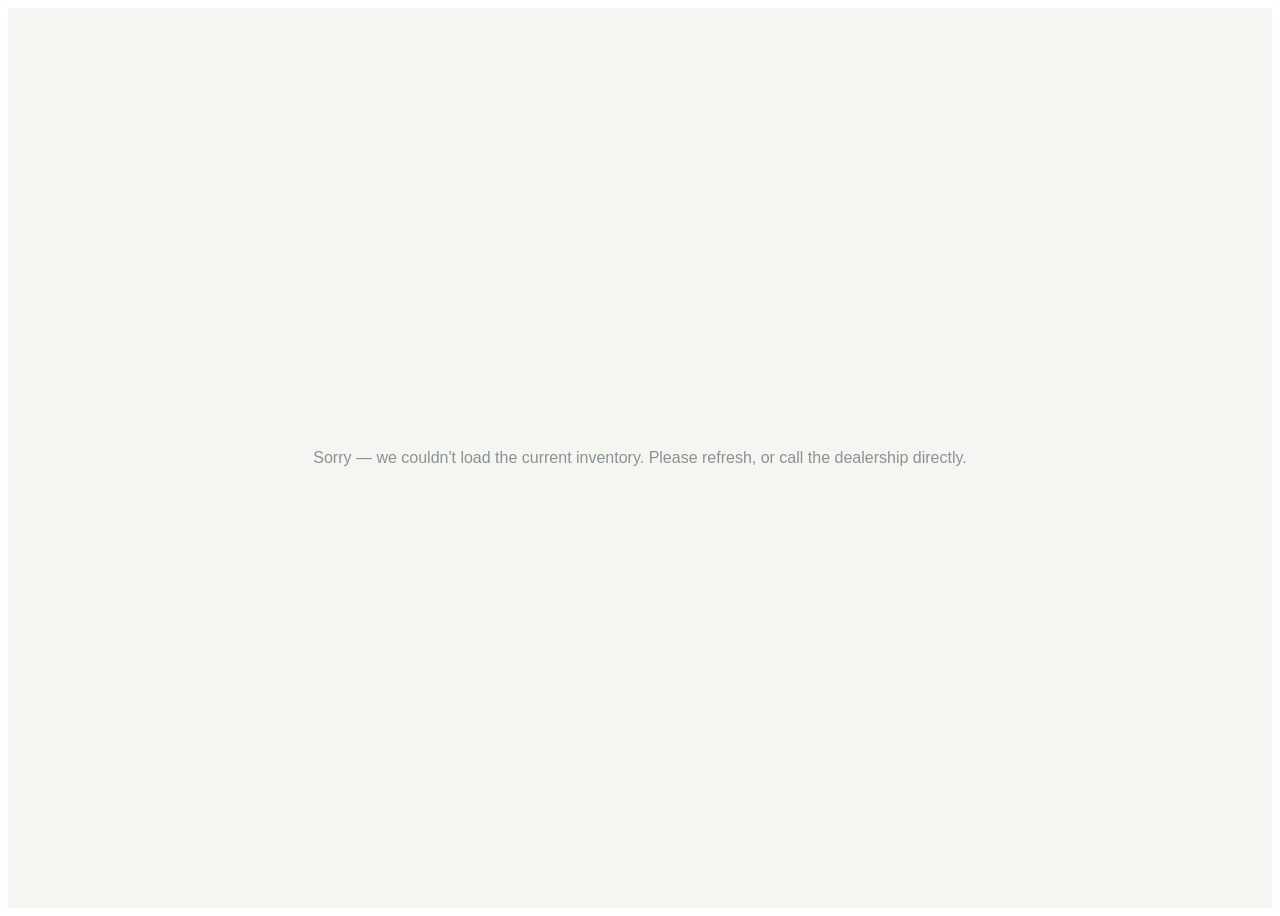
<file: customer-site/index.html>
<!doctype html>
<html>
<head>
<meta charset="utf-8">
<meta name="viewport" content="width=device-width, initial-scale=1">
<title>Goldman Equipment</title>
<link rel="stylesheet" href="site.css">
</head>
<body>

<div id="ge-root" style="min-height:100vh;background:#f4f6f2;color:#1c2420;font-family:-apple-system,BlinkMacSystemFont,'Segoe UI',Roboto,Arial,sans-serif;">
  <div id="ge-loading" style="display:flex;align-items:center;justify-content:center;min-height:100vh;">
    <div style="width:48px;height:48px;border:4px solid #cfe3c9;border-top-color:#367C2B;border-radius:50%;animation:ge-spin .8s linear infinite;"></div>
  </div>
  <div id="ge-app" style="display:none;"></div>
</div>

<script src="config.js"></script>
<script src="airtable-client.js"></script>
<script src="site.js"></script>
</body>
</html>
</file>
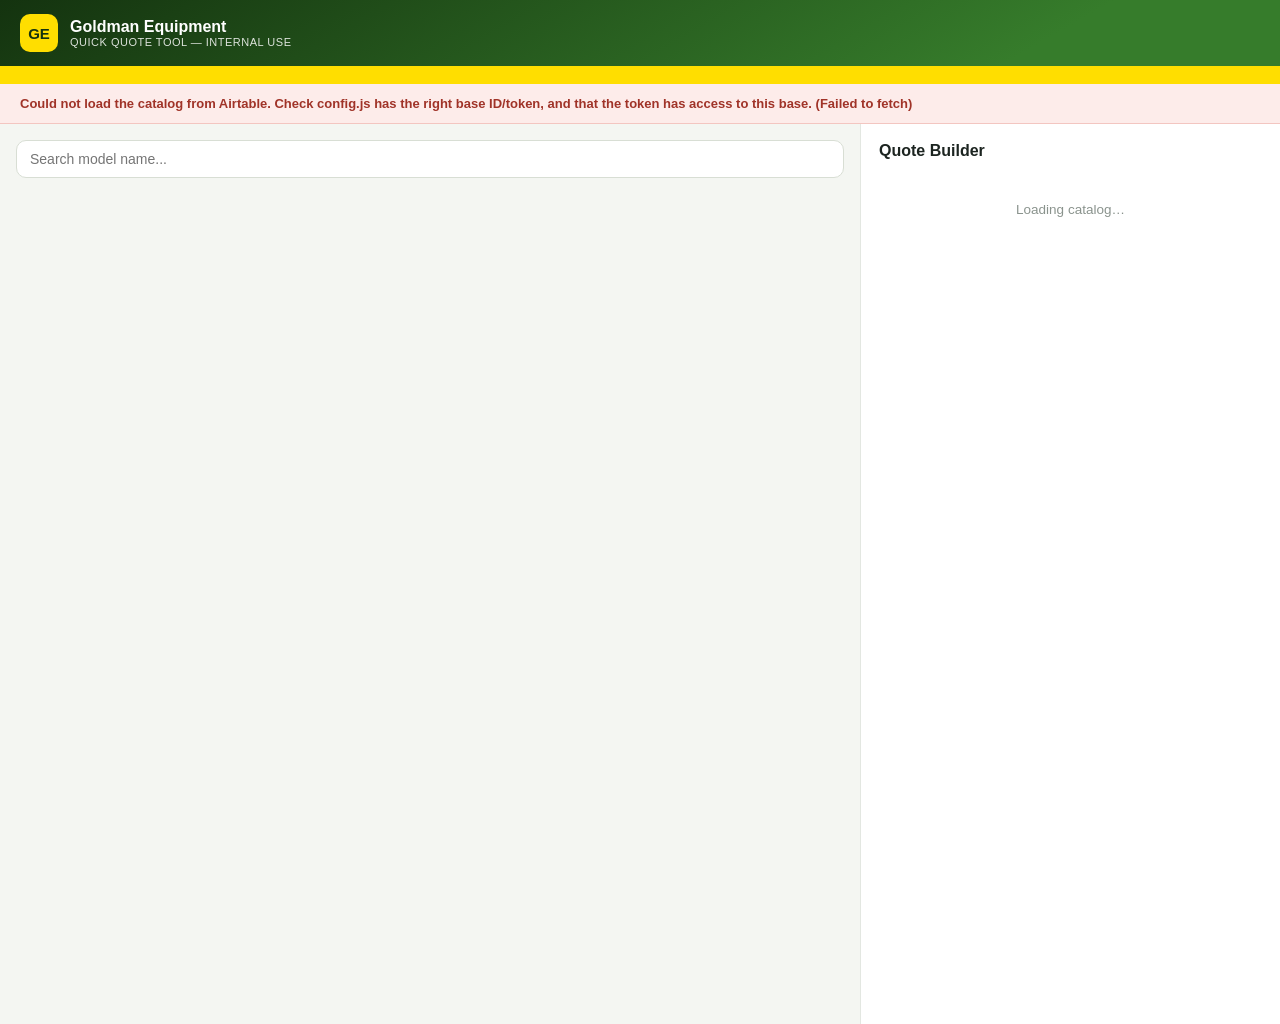
<file: staff-tool/index.html>
<!doctype html>
<html>
<head>
<meta charset="utf-8">
<meta name="viewport" content="width=device-width, initial-scale=1">
<title>Goldman Equipment — Quick Quote Tool</title>
<link rel="stylesheet" href="staff.css">
</head>
<body>

<header>
  <div class="brand">
    <div class="logo">GE</div>
    <div>
      <div class="title" id="site-title">Goldman Equipment</div>
      <div class="subtitle">Quick Quote Tool — Internal Use</div>
    </div>
  </div>
</header>
<div id="promo-banner"></div>
<div id="load-error" style="display:none;"></div>

<main>
  <div id="catalog-pane">
    <div id="search-row">
      <input id="search-box" type="text" placeholder="Search model name...">
    </div>
    <div id="cat-tabs"></div>
    <div id="result-count"></div>
    <div id="model-list"></div>
  </div>

  <div id="quote-pane">
    <h2>Quote Builder</h2>
    <div id="quote-body">
      <div id="no-selection">Loading catalog…</div>
    </div>
  </div>
</main>

<script src="config.js"></script>
<script src="airtable-client.js"></script>
<script src="staff.js"></script>
</body>
</html>
</file>
<file: customer-site/site.css>
/* Goldman Equipment — Power Pages site stylesheet.
   Upload as a Web File (e.g. /css/site.css) and reference from the
   page template's <head>. Fonts/colors/animations are unchanged from
   the original design. */

@font-face {
  font-family: 'Anton';
  font-style: normal;
  font-weight: 400;
  font-display: swap;
  src: url("/fonts/anton-latin.woff2") format('woff2');
  unicode-range: U+0000-00FF, U+0131, U+0152-0153, U+02BB-02BC, U+02C6, U+02DA, U+02DC, U+0304, U+0308, U+0329, U+2000-206F, U+20AC, U+2122, U+2191, U+2193, U+2212, U+2215, U+FEFF, U+FFFD;
}
@font-face {
  font-family: 'Anton';
  font-style: normal;
  font-weight: 400;
  font-display: swap;
  src: url("/fonts/anton-latin-ext.woff2") format('woff2');
  unicode-range: U+0100-02BA, U+02BD-02C5, U+02C7-02CC, U+02CE-02D7, U+02DD-02FF, U+0304, U+0308, U+0329, U+1D00-1DBF, U+1E00-1E9F, U+1EF2-1EFF, U+2020, U+20A0-20AB, U+20AD-20C0, U+2113, U+2C60-2C7F, U+A720-A7FF;
}
@font-face {
  font-family: 'Anton';
  font-style: normal;
  font-weight: 400;
  font-display: swap;
  src: url("/fonts/anton-vietnamese.woff2") format('woff2');
  unicode-range: U+0102-0103, U+0110-0111, U+0128-0129, U+0168-0169, U+01A0-01A1, U+01AF-01B0, U+0300-0301, U+0303-0304, U+0308-0309, U+0323, U+0329, U+1EA0-1EF9, U+20AB;
}

@keyframes ge-rise { from { opacity: 0; transform: translateY(14px); } to { opacity: 1; transform: none; } }
@keyframes ge-drift1 { 0%, 100% { transform: translate(0,0) scale(1); } 50% { transform: translate(30px,-20px) scale(1.08); } }
@keyframes ge-drift2 { 0%, 100% { transform: translate(0,0) scale(1); } 50% { transform: translate(-24px,18px) scale(1.05); } }
@keyframes ge-gradientshift { 0% { background-position: 0% 50%; } 50% { background-position: 100% 50%; } 100% { background-position: 0% 50%; } }
@keyframes ge-spin { from { transform: rotate(0deg); } to { transform: rotate(360deg); } }

#ge-root, #ge-root * { box-sizing: border-box; }
#ge-root a { color: #1d6b2e; }
#ge-root a:hover { color: #367C2B; }

.ge-card { transition: transform .2s, box-shadow .2s; }
.ge-card:hover { transform: translateY(-6px); box-shadow: 0 14px 34px rgba(28,36,32,.16); }

.ge-chip { transition: all .15s; }
.ge-cta:hover { filter: brightness(1.08); }
.ge-cta:active { transform: scale(.98); }
.ge-impl-row { transition: all .12s; }

@media (prefers-reduced-motion: reduce) {
  #ge-root * { animation: none !important; transition: none !important; }
}
</file>
<file: staff-tool/staff.css>
* { box-sizing: border-box; }
html, body { margin: 0; padding: 0; }
body {
  font-family: -apple-system, BlinkMacSystemFont, 'Segoe UI', Roboto, Arial, sans-serif;
  background: #f4f6f2; color: #1c2420;
}
header {
  background: linear-gradient(150deg,#14330F,#367C2B 80%); color: #fff;
  padding: 14px 20px; display: flex; align-items: center; justify-content: space-between; flex-wrap: wrap; gap: 10px;
}
header .brand { display: flex; align-items: center; gap: 12px; }
header .logo {
  width: 38px; height: 38px; border-radius: 10px; background: #FFDE00; color: #14330F;
  display: flex; align-items: center; justify-content: center; font-weight: 900; font-size: 15px; flex-shrink: 0;
}
header .title { font-size: 16px; font-weight: 900; }
header .subtitle { font-size: 11px; opacity: .85; text-transform: uppercase; letter-spacing: .5px; }
#promo-banner {
  background: #FFDE00; color: #231d00; padding: 9px 20px; font-size: 13px; font-weight: 700;
  display: flex; gap: 10px; align-items: center; flex-wrap: wrap;
}
#promo-banner .badge {
  background: #231d00; color: #FFDE00; font-size: 11px; font-weight: 800; padding: 3px 10px; border-radius: 999px;
}
#load-error {
  background: #fdecea; color: #a03328; border-bottom: 1px solid #f3c6c1; padding: 12px 20px; font-size: 13px; font-weight: 600;
}
main { display: grid; grid-template-columns: minmax(320px, 1fr) minmax(340px, 420px); gap: 0; align-items: start; }
@media (max-width: 860px) { main { grid-template-columns: 1fr; } }

#catalog-pane { padding: 16px; }
#search-row { display: flex; gap: 8px; margin-bottom: 10px; flex-wrap: wrap; }
#search-box {
  flex: 1; min-width: 160px; padding: 10px 13px; border: 1.5px solid #d8ded4; border-radius: 10px; font-size: 14px;
}
#cat-tabs { display: flex; gap: 6px; overflow-x: auto; margin-bottom: 12px; }
.cat-tab {
  flex-shrink: 0; padding: 8px 14px; border-radius: 999px; font-size: 12.5px; font-weight: 700; cursor: pointer;
  border: 1.5px solid #d8ded4; background: #fff; color: #4a544e; white-space: nowrap;
}
.cat-tab.active { background: #367C2B; border-color: #367C2B; color: #fff; }
#model-list { display: flex; flex-direction: column; gap: 6px; max-height: 74vh; overflow-y: auto; }
.model-row {
  background: #fff; border: 1.5px solid #e3e7e1; border-radius: 12px; padding: 11px 13px; cursor: pointer;
  display: flex; justify-content: space-between; align-items: center; gap: 10px;
}
.model-row:hover { border-color: #367C2B; background: #fbfefa; }
.model-row.selected { border-color: #367C2B; background: #EEF6EC; }
.model-row .name { font-weight: 800; font-size: 14px; }
.model-row .blurb { font-size: 11.5px; color: #8a938d; margin-top: 2px; }
.model-row .price { font-size: 12.5px; font-weight: 800; color: #23511D; white-space: nowrap; }
.model-row .price.none { color: #a7ada6; font-weight: 700; }
.model-row .price.placeholder { color: #a5790a; }
#result-count { font-size: 12px; color: #8a938d; margin: 4px 0 10px; }

#quote-pane {
  background: #fff; border-left: 1px solid #e3e7e1; padding: 18px; position: sticky; top: 0; height: 100vh;
  overflow-y: auto;
}
#quote-pane h2 { font-size: 16px; margin: 0 0 12px; }
#no-selection { color: #8a938d; font-size: 13.5px; padding: 30px 4px; text-align: center; }
.qp-section { margin-bottom: 18px; padding-bottom: 16px; border-bottom: 1px solid #eef0ec; }
.qp-label { font-size: 11px; font-weight: 900; text-transform: uppercase; letter-spacing: .6px; color: #8a938d; margin-bottom: 8px; }
#selected-name { font-size: 19px; font-weight: 900; }
#selected-blurb { font-size: 12.5px; color: #8a938d; margin-top: 3px; }
.placeholder-note { font-size: 11px; color: #a5790a; background: #fff7dd; border: 1px solid #f0dc96; border-radius: 8px; padding: 6px 9px; margin-top: 8px; }
.price-field { display: flex; align-items: center; gap: 8px; margin-top: 8px; }
.price-field label { font-size: 12px; font-weight: 700; color: #4a544e; width: 88px; flex-shrink: 0; }
.price-field input { flex: 1; padding: 8px 10px; border: 1.5px solid #d8ded4; border-radius: 8px; font-size: 14px; font-weight: 700; }
.impl-row { display: flex; align-items: center; gap: 9px; padding: 8px 9px; border: 1.5px solid #e3e7e1; border-radius: 9px; margin-bottom: 5px; cursor: pointer; font-size: 12.5px; }
.impl-row:hover { border-color: #367C2B; }
.impl-row.checked { border-color: #367C2B; background: #EEF6EC; }
.impl-row .impl-name { flex: 1; font-weight: 700; }
.impl-row .impl-price { font-weight: 800; }
.impl-group-label { font-size: 10.5px; font-weight: 900; text-transform: uppercase; color: #a7ada6; margin: 10px 0 5px; }
#subtotal-row { display: flex; justify-content: space-between; font-size: 15px; font-weight: 900; margin-top: 10px; }
#subtotal-row .amt { color: #1d6b2e; font-family: Georgia, serif; }

.finance-row { display: flex; align-items: center; gap: 8px; margin-bottom: 10px; }
.finance-row label { font-size: 12px; font-weight: 700; color: #4a544e; width: 100px; flex-shrink: 0; }
.finance-row input, .finance-row select { flex: 1; padding: 7px 9px; border: 1.5px solid #d8ded4; border-radius: 8px; font-size: 13px; }
#term-tabs { display: flex; gap: 6px; flex: 1; flex-wrap: wrap; }
.term-tab { flex: 1; text-align: center; padding: 7px 4px; border: 1.5px solid #d8ded4; border-radius: 8px; font-size: 12.5px; font-weight: 700; cursor: pointer; }
.term-tab.active { background: #367C2B; border-color: #367C2B; color: #fff; }
#monthly-result {
  background: #EEF6EC; border: 1px solid #A9D2A0; border-radius: 12px; padding: 13px 15px; margin-top: 10px;
  display: flex; justify-content: space-between; align-items: baseline;
}
#monthly-result .amt { font-family: Georgia, serif; font-size: 22px; font-weight: 900; color: #23511D; }
#finance-caveat { font-size: 10.5px; color: #a7ada6; margin-top: 8px; line-height: 1.5; }

#actions { display: flex; gap: 8px; margin-top: 6px; }
button.primary, button.secondary {
  border: none; border-radius: 10px; padding: 12px; font-size: 13.5px; font-weight: 800; cursor: pointer; flex: 1;
}
button.primary { background: linear-gradient(140deg,#367C2B,#23511D); color: #fff; }
button.secondary { background: #f2f4f0; color: #4a544e; }

@media print {
  header, #promo-banner, #catalog-pane, #actions { display: none !important; }
  main { display: block; }
  #quote-pane { position: static; height: auto; border: none; box-shadow: none; }
}
</file>
